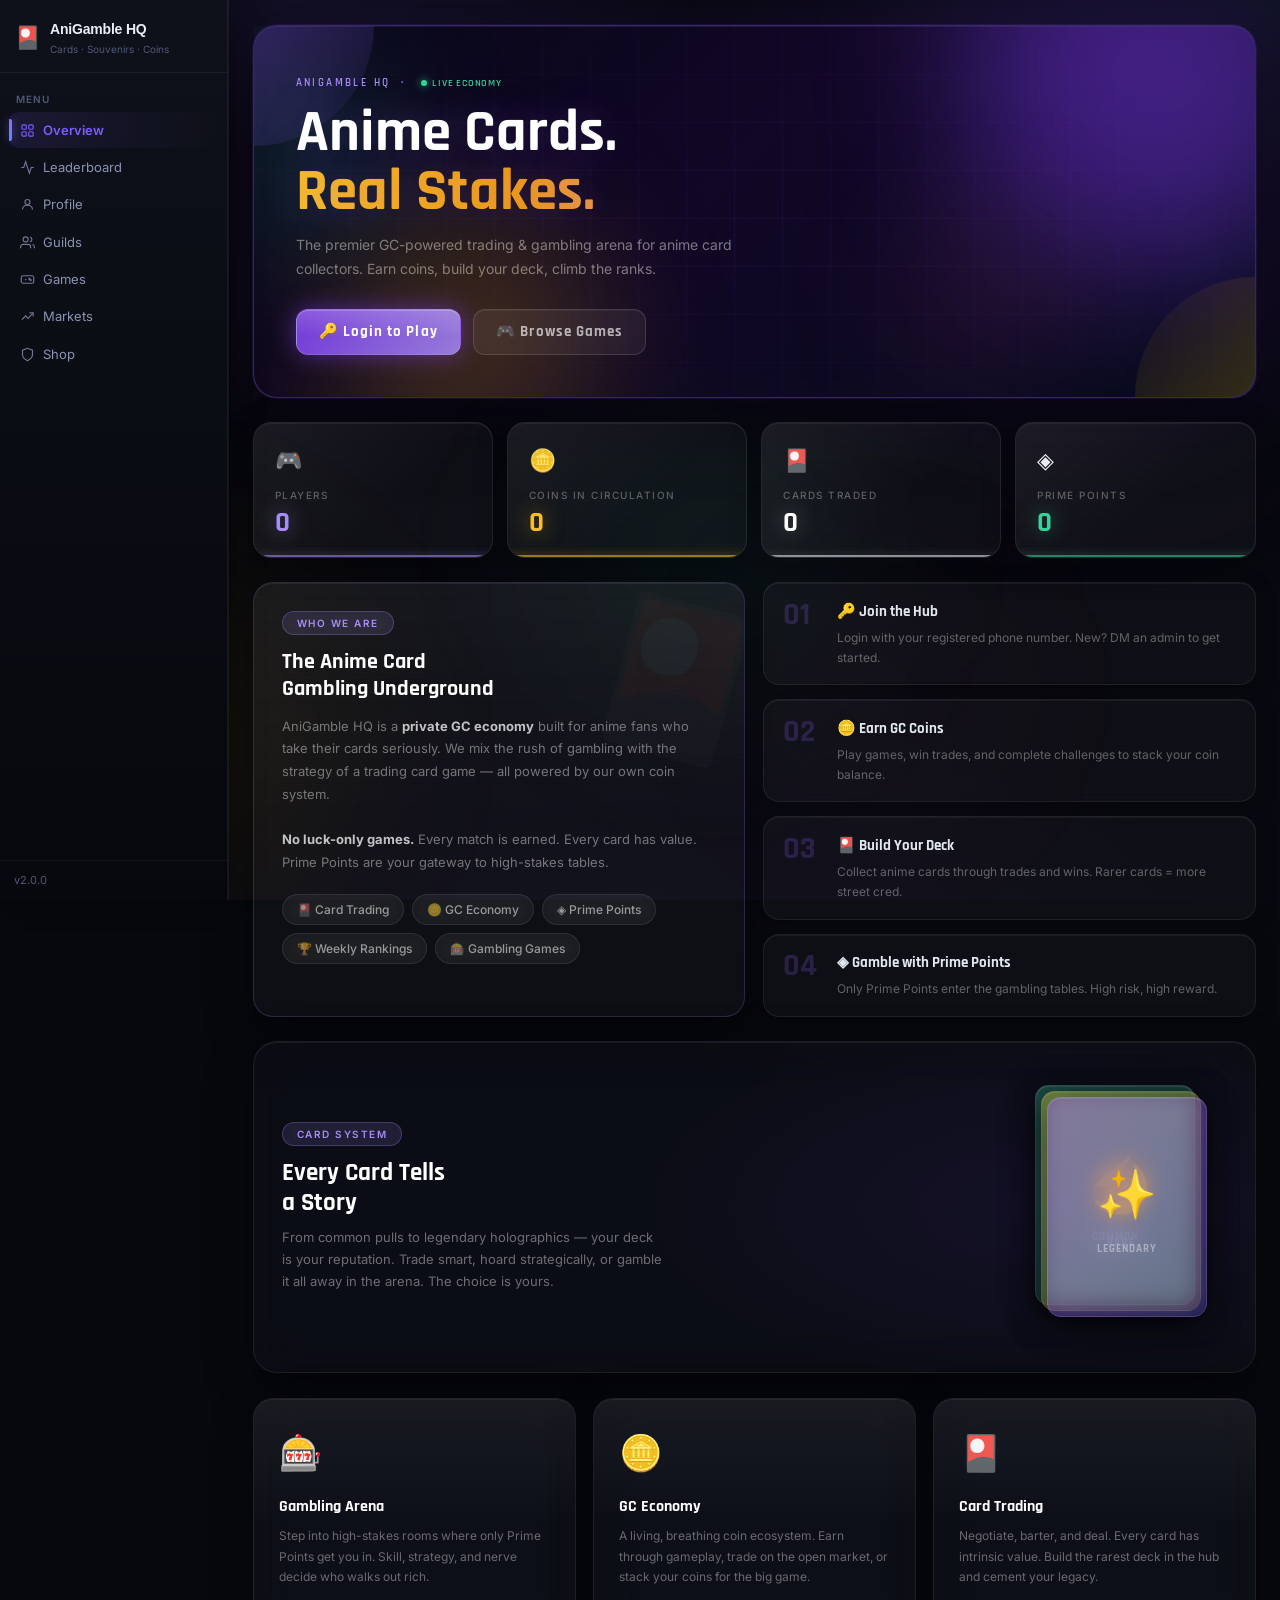
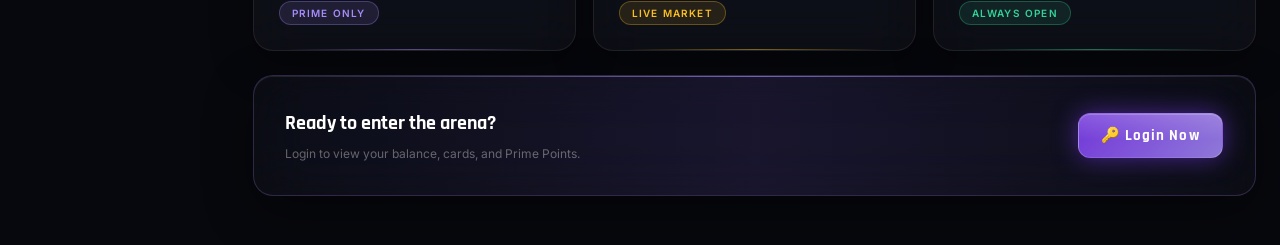
<file: index.html>
<!DOCTYPE html>
<html lang="en">
<head>
  <meta charset="UTF-8" />
  <meta name="viewport" content="width=device-width, initial-scale=1.0" />
  <title>AniGamble HQ — Overview</title>
  <link rel="stylesheet" href="css/style.css" />
  <link rel="stylesheet" href="css/dashboard.css" />
  <link rel="stylesheet" href="css/animations.css" />
  <link rel="stylesheet" href="css/premium.css">
  <link href="https://fonts.googleapis.com/css2?family=Rajdhani:wght@500;600;700&family=Inter:wght@400;500&display=swap" rel="stylesheet" />
  <style>
    /* ── BASE ── */
    *, *::before, *::after { box-sizing: border-box; }
    body { overflow-x: hidden; }

    /* ── SCANLINE TEXTURE ── */
    .main::before {
      content: '';
      position: fixed;
      inset: 0;
      background: repeating-linear-gradient(
        0deg, transparent, transparent 3px,
        rgba(139,92,246,0.018) 3px, rgba(139,92,246,0.018) 4px
      );
      pointer-events: none;
      z-index: 0;
    }
    .main > * { position: relative; z-index: 1; }

    /* ── NEBULA BACKGROUND ── */
    #bg-nebula {
      position: fixed;
      inset: 0;
      pointer-events: none;
      z-index: 0;
      overflow: hidden;
    }
    .nebula-blob {
      position: absolute;
      border-radius: 50%;
      filter: blur(90px);
      animation: nebulaBreath ease-in-out infinite alternate;
      will-change: transform, opacity;
    }
    .nb-1 { width: 700px; height: 700px; background: radial-gradient(circle, rgba(124,58,237,0.18) 0%, transparent 70%); top: -200px; right: -150px; animation-duration: 12s; }
    .nb-2 { width: 500px; height: 500px; background: radial-gradient(circle, rgba(234,179,8,0.12) 0%, transparent 70%); bottom: -100px; left: -100px; animation-duration: 15s; animation-delay: -5s; }
    .nb-3 { width: 400px; height: 400px; background: radial-gradient(circle, rgba(52,211,153,0.1) 0%, transparent 70%); top: 40%; left: 40%; animation-duration: 18s; animation-delay: -8s; }
    .nb-4 { width: 300px; height: 300px; background: radial-gradient(circle, rgba(236,72,153,0.08) 0%, transparent 70%); top: 60%; right: 20%; animation-duration: 10s; animation-delay: -3s; }
    @keyframes nebulaBreath {
      from { transform: scale(1) translate(0, 0); opacity: 0.7; }
      to   { transform: scale(1.15) translate(15px, -20px); opacity: 1; }
    }

    /* ── FLOATING PARTICLES ── */
    #particles {
      position: fixed;
      inset: 0;
      pointer-events: none;
      z-index: 0;
      overflow: hidden;
    }
    .particle {
      position: absolute;
      border-radius: 50%;
      animation: floatUp linear infinite;
      opacity: 0;
    }
    @keyframes floatUp {
      0%   { transform: translateY(100vh) scale(0) rotate(0deg); opacity: 0; }
      10%  { opacity: 1; }
      90%  { opacity: 0.7; }
      100% { transform: translateY(-10vh) scale(1.3) rotate(360deg); opacity: 0; }
    }

    /* ── HERO ── */
    .ov-hero {
      position: relative;
      border-radius: 24px;
      overflow: hidden;
      padding: 3.5rem 3rem 3rem;
      margin-bottom: 1.75rem;
      background: linear-gradient(135deg, rgba(8,6,24,0.85) 0%, rgba(19,8,40,0.9) 45%, rgba(7,13,28,0.85) 100%);
      backdrop-filter: blur(24px) saturate(180%);
      -webkit-backdrop-filter: blur(24px) saturate(180%);
      border: 1px solid rgba(139,92,246,0.35);
      box-shadow:
        0 0 0 1px rgba(139,92,246,0.1),
        0 24px 64px rgba(0,0,0,0.6),
        inset 0 1px 0 rgba(255,255,255,0.07),
        0 0 80px rgba(124,58,237,0.15);
      min-height: 300px;
      display: flex;
      flex-direction: column;
      justify-content: flex-end;
    }

    /* Animated orbs */
    .hero-orb {
      position: absolute;
      border-radius: 50%;
      filter: blur(70px);
      animation: orbFloat ease-in-out infinite;
      pointer-events: none;
      will-change: transform;
    }
    .hero-orb-1 { width: 380px; height: 380px; background: rgba(124,58,237,0.45); top: -140px; right: -90px; animation-duration: 7s; }
    .hero-orb-2 { width: 260px; height: 260px; background: rgba(234,179,8,0.22); bottom: -70px; left: 80px; animation-duration: 9s; animation-delay: -3s; }
    .hero-orb-3 { width: 180px; height: 180px; background: rgba(52,211,153,0.18); top: 30px; left: -50px; animation-duration: 11s; animation-delay: -6s; }
    .hero-orb-4 { width: 140px; height: 140px; background: rgba(236,72,153,0.15); bottom: 30px; right: 200px; animation-duration: 13s; animation-delay: -9s; }
    @keyframes orbFloat {
      0%,100% { transform: translate(0,0) scale(1); }
      33%     { transform: translate(22px,-18px) scale(1.08); }
      66%     { transform: translate(-12px,12px) scale(0.94); }
    }

    /* Glowing grid */
    .hero-grid {
      position: absolute;
      inset: 0;
      background-image:
        linear-gradient(rgba(139,92,246,0.07) 1px, transparent 1px),
        linear-gradient(90deg, rgba(139,92,246,0.07) 1px, transparent 1px);
      background-size: 48px 48px;
      mask-image: radial-gradient(ellipse 80% 80% at 50% 50%, black 0%, transparent 100%);
      animation: gridPulse 6s ease-in-out infinite alternate;
    }
    @keyframes gridPulse {
      from { opacity: 0.5; }
      to   { opacity: 1; }
    }

    /* Corner glow accents */
    .hero-corner-tl, .hero-corner-br {
      position: absolute;
      width: 120px; height: 120px;
      pointer-events: none;
    }
    .hero-corner-tl {
      top: 0; left: 0;
      background: linear-gradient(135deg, rgba(139,92,246,0.3), transparent);
      border-radius: 0 0 100% 0;
    }
    .hero-corner-br {
      bottom: 0; right: 0;
      background: linear-gradient(315deg, rgba(234,179,8,0.2), transparent);
      border-radius: 100% 0 0 0;
    }

    .hero-eyebrow {
      font-family: 'Rajdhani', sans-serif;
      font-size: 11px; font-weight: 600; letter-spacing: 0.22em; text-transform: uppercase;
      color: #a78bfa; margin-bottom: 0.85rem;
      display: flex; align-items: center; gap: 10px;
      position: relative;
    }
    .live-dot {
      display: inline-flex; align-items: center; gap: 5px;
      font-size: 10px; color: #34d399; font-weight: 600; letter-spacing: 0.08em;
    }
    .live-dot::before {
      content: '';
      width: 6px; height: 6px; border-radius: 50%; background: #34d399;
      animation: pulseDot 2s infinite;
      box-shadow: 0 0 8px #34d399;
    }
    @keyframes pulseDot {
      0%,100% { opacity:1; transform:scale(1); box-shadow: 0 0 10px #34d399; }
      50%      { opacity:0.4; transform:scale(0.6); box-shadow: 0 0 3px #34d399; }
    }

    .hero-title {
      font-family: 'Rajdhani', sans-serif;
      font-size: clamp(2.6rem, 5.5vw, 4.2rem);
      font-weight: 700; line-height: 1.0;
      color: #fff; margin-bottom: 0.85rem;
      position: relative;
      text-shadow: 0 0 40px rgba(139,92,246,0.3);
    }
    .hero-title .grad {
      background: linear-gradient(90deg, #fbbf24 0%, #f59e0b 25%, #c084fc 60%, #818cf8 100%);
      -webkit-background-clip: text; -webkit-text-fill-color: transparent;
      background-clip: text; background-size: 300%;
      animation: shimmer 5s ease infinite;
    }
    @keyframes shimmer {
      0%   { background-position: 0% 50%; }
      50%  { background-position: 100% 50%; }
      100% { background-position: 0% 50%; }
    }

    .hero-desc {
      font-size: 14px; color: rgba(255,255,255,0.45);
      max-width: 500px; line-height: 1.7; margin-bottom: 2rem;
    }

    .hero-actions { display: flex; gap: 0.85rem; flex-wrap: wrap; }

    /* ── GLASS BUTTON ── */
    .btn-primary {
      display: inline-flex; align-items: center; gap: 7px;
      padding: 0.7rem 1.6rem; border-radius: 12px;
      background: linear-gradient(135deg, rgba(124,58,237,0.9), rgba(167,139,250,0.85));
      backdrop-filter: blur(12px);
      color: #fff; font-family: 'Rajdhani', sans-serif; font-weight: 700; font-size: 15px;
      letter-spacing: 0.07em; text-decoration: none; border: none; cursor: pointer;
      border: 1px solid rgba(255,255,255,0.18);
      box-shadow: 0 0 24px rgba(124,58,237,0.55), inset 0 1px 0 rgba(255,255,255,0.2);
      transition: all 0.25s;
      position: relative; overflow: hidden;
    }
    .btn-primary::before {
      content: '';
      position: absolute; top: 0; left: -100%; width: 100%; height: 100%;
      background: linear-gradient(90deg, transparent, rgba(255,255,255,0.18), transparent);
      transition: left 0.4s;
    }
    .btn-primary:hover { transform: translateY(-2px); box-shadow: 0 0 40px rgba(124,58,237,0.8), inset 0 1px 0 rgba(255,255,255,0.25); }
    .btn-primary:hover::before { left: 100%; }

    .btn-ghost {
      display: inline-flex; align-items: center; gap: 7px;
      padding: 0.7rem 1.6rem; border-radius: 12px;
      background: rgba(255,255,255,0.05);
      backdrop-filter: blur(12px);
      color: rgba(255,255,255,0.65);
      font-family: 'Rajdhani', sans-serif; font-weight: 700; font-size: 15px;
      letter-spacing: 0.07em; text-decoration: none;
      border: 1px solid rgba(255,255,255,0.13);
      box-shadow: inset 0 1px 0 rgba(255,255,255,0.06);
      transition: all 0.25s;
    }
    .btn-ghost:hover {
      background: rgba(139,92,246,0.12);
      border-color: rgba(139,92,246,0.45);
      color: #c4b5fd;
      transform: translateY(-2px);
    }

    /* ── STAT RIBBON — GLASS CARDS ── */
    .stat-ribbon {
      display: grid; grid-template-columns: repeat(4, 1fr);
      gap: 1rem; margin-bottom: 1.75rem;
    }
    .stat-cell {
      background: rgba(255,255,255,0.035);
      backdrop-filter: blur(20px) saturate(160%);
      -webkit-backdrop-filter: blur(20px) saturate(160%);
      border: 1px solid rgba(255,255,255,0.09);
      border-radius: 18px;
      padding: 1.4rem 1.5rem;
      display: flex; flex-direction: column; gap: 6px;
      position: relative; overflow: hidden;
      transition: transform 0.25s, box-shadow 0.25s, border-color 0.25s;
      box-shadow: 0 8px 32px rgba(0,0,0,0.3), inset 0 1px 0 rgba(255,255,255,0.06);
    }
    /* Inner shimmer band */
    .stat-cell::before {
      content: '';
      position: absolute; inset: 0;
      background: linear-gradient(135deg, rgba(255,255,255,0.05) 0%, transparent 60%);
      border-radius: inherit;
      pointer-events: none;
    }
    /* Bottom accent bar */
    .stat-cell::after {
      content: '';
      position: absolute; bottom: 0; left: 0; right: 0; height: 2px;
      border-radius: 0 0 18px 18px;
      opacity: 0.6;
      transition: opacity 0.25s, height 0.25s;
    }
    .stat-cell.gold   { --accent: #fbbf24; }
    .stat-cell.purple { --accent: #a78bfa; }
    .stat-cell.green  { --accent: #34d399; }
    .stat-cell.white  { --accent: #e2e8f0; }
    .stat-cell.gold::after   { background: #fbbf24; box-shadow: 0 0 10px #fbbf24; }
    .stat-cell.purple::after { background: #a78bfa; box-shadow: 0 0 10px #a78bfa; }
    .stat-cell.green::after  { background: #34d399; box-shadow: 0 0 10px #34d399; }
    .stat-cell.white::after  { background: #e2e8f0; box-shadow: 0 0 10px rgba(226,232,240,0.5); }
    .stat-cell:hover { transform: translateY(-4px); border-color: rgba(var(--accent, 255,255,255), 0.3); }
    .stat-cell:hover::after { opacity: 1; height: 3px; }

    .stat-cell-icon { font-size: 22px; margin-bottom: 3px; }
    .stat-cell-label {
      font-size: 10px; letter-spacing: 0.15em; text-transform: uppercase;
      color: rgba(255,255,255,0.32); font-weight: 500;
    }
    .stat-cell-value {
      font-family: 'Rajdhani', sans-serif;
      font-size: 2rem; font-weight: 700; line-height: 1;
      animation: countIn 0.7s cubic-bezier(0.34,1.56,0.64,1) forwards;
    }
    @keyframes countIn {
      from { opacity:0; transform: translateY(12px) scale(0.9); }
      to   { opacity:1; transform: translateY(0) scale(1); }
    }
    .val-gold   { color: #fbbf24; text-shadow: 0 0 20px rgba(251,191,36,0.5); }
    .val-purple { color: #a78bfa; text-shadow: 0 0 20px rgba(167,139,250,0.5); }
    .val-white  { color: #fff;    text-shadow: 0 0 20px rgba(255,255,255,0.3); }
    .val-green  { color: #34d399; text-shadow: 0 0 20px rgba(52,211,153,0.5); }

    /* ── ABOUT / FEATURE SECTION ── */
    .about-section {
      margin-bottom: 1.75rem;
      display: grid; grid-template-columns: 1fr 1fr; gap: 1.25rem;
    }

    /* Glass identity card */
    .identity-card {
      background: rgba(255,255,255,0.03);
      backdrop-filter: blur(24px) saturate(180%);
      -webkit-backdrop-filter: blur(24px) saturate(180%);
      border: 1px solid rgba(167,139,250,0.2);
      border-radius: 20px;
      padding: 2rem;
      position: relative; overflow: hidden;
      box-shadow: 0 16px 48px rgba(0,0,0,0.4), inset 0 1px 0 rgba(255,255,255,0.07);
      transition: border-color 0.3s, box-shadow 0.3s;
    }
    .identity-card:hover {
      border-color: rgba(167,139,250,0.4);
      box-shadow: 0 20px 60px rgba(0,0,0,0.5), 0 0 40px rgba(139,92,246,0.1), inset 0 1px 0 rgba(255,255,255,0.1);
    }
    .identity-card::before {
      content: '🎴';
      position: absolute; font-size: 140px;
      right: -20px; top: -20px;
      opacity: 0.05; transform: rotate(15deg);
      pointer-events: none;
      animation: cardFloat 6s ease-in-out infinite alternate;
    }
    @keyframes cardFloat {
      from { transform: rotate(12deg) translateY(0); }
      to   { transform: rotate(18deg) translateY(-8px); }
    }
    /* Inner glass highlight */
    .identity-card::after {
      content: '';
      position: absolute; top: 0; left: 0; right: 0; height: 60%;
      background: linear-gradient(180deg, rgba(255,255,255,0.04) 0%, transparent 100%);
      border-radius: 20px 20px 0 0;
      pointer-events: none;
    }
    .identity-tag {
      display: inline-block;
      background: rgba(167,139,250,0.12);
      backdrop-filter: blur(8px);
      border: 1px solid rgba(167,139,250,0.28);
      border-radius: 20px; padding: 3px 14px;
      font-size: 10px; letter-spacing: 0.15em; text-transform: uppercase;
      color: #a78bfa; font-weight: 600; margin-bottom: 1rem;
    }
    .identity-heading {
      font-family: 'Rajdhani', sans-serif;
      font-size: 1.6rem; font-weight: 700; color: #fff; line-height: 1.2;
      margin-bottom: 0.85rem;
    }
    .identity-body { font-size: 13px; color: rgba(255,255,255,0.42); line-height: 1.75; }
    .identity-body strong { color: rgba(255,255,255,0.75); }

    .feature-pills { display: flex; flex-wrap: wrap; gap: 8px; margin-top: 1.4rem; }
    .pill {
      display: inline-flex; align-items: center; gap: 5px;
      background: rgba(255,255,255,0.04);
      backdrop-filter: blur(8px);
      border: 1px solid rgba(255,255,255,0.09);
      border-radius: 20px; padding: 5px 14px;
      font-size: 12px; color: rgba(255,255,255,0.55); font-weight: 500;
      transition: all 0.2s; cursor: default;
    }
    .pill:hover {
      background: rgba(139,92,246,0.12);
      border-color: rgba(139,92,246,0.3);
      color: #c4b5fd; transform: translateY(-2px);
    }

    /* How it works — glass cards */
    .how-col { display: flex; flex-direction: column; gap: 1rem; }
    .how-card {
      background: rgba(255,255,255,0.03);
      backdrop-filter: blur(20px) saturate(160%);
      -webkit-backdrop-filter: blur(20px) saturate(160%);
      border: 1px solid rgba(255,255,255,0.07);
      border-radius: 16px; padding: 1.2rem 1.4rem;
      display: flex; align-items: flex-start; gap: 16px;
      position: relative; overflow: hidden;
      transition: border-color 0.25s, transform 0.25s, box-shadow 0.25s;
      animation: slideInRight 0.55s cubic-bezier(0.34,1.56,0.64,1) forwards;
      opacity: 0;
      box-shadow: 0 4px 20px rgba(0,0,0,0.25), inset 0 1px 0 rgba(255,255,255,0.05);
    }
    .how-card:nth-child(1) { animation-delay: 0.1s; }
    .how-card:nth-child(2) { animation-delay: 0.22s; }
    .how-card:nth-child(3) { animation-delay: 0.34s; }
    .how-card:nth-child(4) { animation-delay: 0.46s; }
    @keyframes slideInRight {
      from { opacity:0; transform: translateX(24px); }
      to   { opacity:1; transform: translateX(0); }
    }
    .how-card:hover {
      border-color: rgba(139,92,246,0.35);
      transform: translateX(-4px);
      box-shadow: 0 8px 32px rgba(0,0,0,0.35), 0 0 20px rgba(139,92,246,0.08), inset 0 1px 0 rgba(255,255,255,0.08);
    }
    /* Hover left accent */
    .how-card::before {
      content: '';
      position: absolute; left: 0; top: 15%; bottom: 15%; width: 2px;
      background: linear-gradient(180deg, transparent, #7c3aed, transparent);
      border-radius: 2px; opacity: 0;
      transition: opacity 0.25s;
    }
    .how-card:hover::before { opacity: 1; }
    .how-num {
      font-family: 'Rajdhani', sans-serif;
      font-size: 2.2rem; font-weight: 700;
      color: rgba(139,92,246,0.22); line-height: 1;
      flex-shrink: 0; width: 38px;
    }
    .how-title {
      font-family: 'Rajdhani', sans-serif;
      font-size: 15px; font-weight: 700; color: #e2e8f0; margin-bottom: 4px;
    }
    .how-desc { font-size: 12px; color: rgba(255,255,255,0.35); line-height: 1.65; }

    /* ── FEATURE SHOWCASE — replaces spotlight/leaderboard ── */
    .showcase-row {
      display: grid; grid-template-columns: repeat(3, 1fr);
      gap: 1.25rem; margin-bottom: 1.75rem;
    }
    .glass-card {
      background: rgba(255,255,255,0.03);
      backdrop-filter: blur(24px) saturate(180%);
      -webkit-backdrop-filter: blur(24px) saturate(180%);
      border: 1px solid rgba(255,255,255,0.08);
      border-radius: 20px;
      padding: 1.75rem;
      position: relative; overflow: hidden;
      box-shadow: 0 12px 40px rgba(0,0,0,0.35), inset 0 1px 0 rgba(255,255,255,0.06);
      transition: transform 0.3s cubic-bezier(0.34,1.56,0.64,1), box-shadow 0.3s, border-color 0.3s;
      animation: fadeInUp 0.6s cubic-bezier(0.34,1.56,0.64,1) forwards;
      opacity: 0;
    }
    .glass-card:nth-child(1) { animation-delay: 0.1s; --card-accent: #a78bfa; }
    .glass-card:nth-child(2) { animation-delay: 0.22s; --card-accent: #fbbf24; }
    .glass-card:nth-child(3) { animation-delay: 0.34s; --card-accent: #34d399; }
    @keyframes fadeInUp {
      from { opacity: 0; transform: translateY(20px) scale(0.97); }
      to   { opacity: 1; transform: translateY(0) scale(1); }
    }
    .glass-card:hover {
      transform: translateY(-6px) scale(1.01);
      border-color: rgba(255,255,255,0.15);
      box-shadow: 0 20px 60px rgba(0,0,0,0.5), 0 0 40px rgba(139,92,246,0.1), inset 0 1px 0 rgba(255,255,255,0.1);
    }
    /* Top shine */
    .glass-card::before {
      content: '';
      position: absolute; top: 0; left: 0; right: 0; height: 50%;
      background: linear-gradient(180deg, rgba(255,255,255,0.05) 0%, transparent 100%);
      border-radius: 20px 20px 0 0; pointer-events: none;
    }
    /* Accent bottom line */
    .glass-card::after {
      content: '';
      position: absolute; bottom: 0; left: 10%; right: 10%; height: 1px;
      background: linear-gradient(90deg, transparent, var(--card-accent, #a78bfa), transparent);
      opacity: 0.5;
    }
    .gc-icon {
      font-size: 2.5rem; margin-bottom: 1rem;
      display: block;
      animation: iconBounce 3s ease-in-out infinite;
    }
    .glass-card:nth-child(2) .gc-icon { animation-delay: -1s; }
    .glass-card:nth-child(3) .gc-icon { animation-delay: -2s; }
    @keyframes iconBounce {
      0%,100% { transform: translateY(0) rotate(0deg); }
      30%     { transform: translateY(-6px) rotate(-3deg); }
      60%     { transform: translateY(-3px) rotate(2deg); }
    }
    .gc-title {
      font-family: 'Rajdhani', sans-serif; font-size: 1.15rem; font-weight: 700;
      color: #fff; margin-bottom: 0.5rem;
    }
    .gc-desc { font-size: 12px; color: rgba(255,255,255,0.38); line-height: 1.7; }
    .gc-badge {
      display: inline-block; margin-top: 1rem;
      padding: 3px 12px; border-radius: 20px; font-size: 10px;
      letter-spacing: 0.12em; text-transform: uppercase; font-weight: 600;
    }
    .badge-purple { background: rgba(167,139,250,0.12); border: 1px solid rgba(167,139,250,0.3); color: #a78bfa; }
    .badge-gold   { background: rgba(251,191,36,0.1);  border: 1px solid rgba(251,191,36,0.3);  color: #fbbf24; }
    .badge-green  { background: rgba(52,211,153,0.1);  border: 1px solid rgba(52,211,153,0.3);  color: #34d399; }

    /* ── FLOATING CARD STACK ── */
    .card-showcase {
      margin-bottom: 1.75rem;
      background: rgba(255,255,255,0.025);
      backdrop-filter: blur(24px) saturate(180%);
      -webkit-backdrop-filter: blur(24px) saturate(180%);
      border: 1px solid rgba(255,255,255,0.07);
      border-radius: 24px;
      padding: 2.5rem 2rem;
      position: relative; overflow: hidden;
      box-shadow: 0 16px 48px rgba(0,0,0,0.4), inset 0 1px 0 rgba(255,255,255,0.06);
      display: flex; align-items: center; justify-content: space-between; gap: 2rem;
    }
    .card-showcase::before {
      content: '';
      position: absolute; inset: 0;
      background: radial-gradient(ellipse 60% 80% at 80% 50%, rgba(124,58,237,0.08) 0%, transparent 70%);
      pointer-events: none;
    }
    .card-showcase-text { flex: 1; position: relative; }
    .card-showcase-text .identity-tag { margin-bottom: 0.85rem; }
    .card-showcase-heading {
      font-family: 'Rajdhani', sans-serif; font-size: 1.75rem; font-weight: 700;
      color: #fff; margin-bottom: 0.65rem; line-height: 1.2;
    }
    .card-showcase-body { font-size: 13px; color: rgba(255,255,255,0.4); line-height: 1.7; max-width: 380px; }

    /* Animated card stack */
    .card-stack {
      position: relative; width: 200px; height: 260px;
      flex-shrink: 0; perspective: 800px;
    }
    .anime-card {
      position: absolute; width: 160px; height: 220px;
      border-radius: 14px;
      border: 1px solid rgba(255,255,255,0.12);
      display: flex; flex-direction: column; align-items: center; justify-content: center;
      font-size: 48px;
      backdrop-filter: blur(10px);
      -webkit-backdrop-filter: blur(10px);
      box-shadow: 0 8px 32px rgba(0,0,0,0.5), inset 0 1px 0 rgba(255,255,255,0.1);
      will-change: transform;
    }
    .anime-card-label {
      font-family: 'Rajdhani', sans-serif; font-size: 11px; font-weight: 700;
      letter-spacing: 0.1em; text-transform: uppercase;
      color: rgba(255,255,255,0.4); margin-top: 8px;
    }
    .ac-1 {
      background: linear-gradient(135deg, rgba(124,58,237,0.45), rgba(79,70,229,0.3));
      left: 20px; top: 20px;
      animation: cardFloat1 6s ease-in-out infinite;
      z-index: 3;
    }
    .ac-2 {
      background: linear-gradient(135deg, rgba(234,179,8,0.35), rgba(245,158,11,0.2));
      left: 14px; top: 14px;
      animation: cardFloat2 7s ease-in-out infinite;
      z-index: 2;
    }
    .ac-3 {
      background: linear-gradient(135deg, rgba(52,211,153,0.3), rgba(16,185,129,0.2));
      left: 8px; top: 8px;
      animation: cardFloat3 8s ease-in-out infinite;
      z-index: 1;
    }
    @keyframes cardFloat1 {
      0%,100% { transform: translateY(0) rotateY(0deg) rotateX(3deg); }
      33%     { transform: translateY(-8px) rotateY(6deg) rotateX(0deg); }
      66%     { transform: translateY(4px) rotateY(-4deg) rotateX(5deg); }
    }
    @keyframes cardFloat2 {
      0%,100% { transform: translateY(0) rotateY(-5deg) rotateX(2deg) rotate(-2deg); }
      50%     { transform: translateY(-4px) rotateY(2deg) rotateX(6deg) rotate(1deg); }
    }
    @keyframes cardFloat3 {
      0%,100% { transform: translateY(0) rotateY(-8deg) rotateX(4deg) rotate(-5deg); }
      50%     { transform: translateY(6px) rotateY(-2deg) rotateX(1deg) rotate(-3deg); }
    }

    /* ── CTA BANNER ── */
    .cta-banner {
      background: rgba(255,255,255,0.025);
      backdrop-filter: blur(28px) saturate(200%);
      -webkit-backdrop-filter: blur(28px) saturate(200%);
      border: 1px solid rgba(167,139,250,0.22);
      border-radius: 20px; padding: 2.25rem 2.25rem;
      display: flex; align-items: center; justify-content: space-between; gap: 1.25rem;
      position: relative; overflow: hidden; margin-bottom: 1.75rem;
      box-shadow: 0 16px 48px rgba(0,0,0,0.4), inset 0 1px 0 rgba(255,255,255,0.07);
    }
    /* Sweeping glow */
    .cta-banner::before {
      content: '';
      position: absolute; inset: 0;
      background: linear-gradient(90deg, transparent 0%, rgba(139,92,246,0.1) 50%, transparent 100%);
      animation: sweepGlow 4.5s ease-in-out infinite;
    }
    /* Top shine */
    .cta-banner::after {
      content: '';
      position: absolute; top: 0; left: 0; right: 0; height: 1px;
      background: linear-gradient(90deg, transparent, rgba(167,139,250,0.6), transparent);
    }
    @keyframes sweepGlow {
      0%   { transform: translateX(-100%); }
      100% { transform: translateX(100%); }
    }
    .cta-text { position: relative; }
    .cta-heading {
      font-family: 'Rajdhani', sans-serif; font-size: 1.4rem; font-weight: 700;
      color: #fff; margin-bottom: 5px;
    }
    .cta-sub { font-size: 12px; color: rgba(255,255,255,0.36); }

    /* ── FADE IN BASE ── */
    .fade-in {
      animation: fadeIn 0.6s ease forwards;
      opacity: 0;
    }
    @keyframes fadeIn {
      to { opacity: 1; }
    }

    /* ── MEDIA ── */
    @media (max-width: 700px) {
      .stat-ribbon     { grid-template-columns: 1fr 1fr; }
      .about-section   { grid-template-columns: 1fr; }
      .showcase-row    { grid-template-columns: 1fr; }
      .cta-banner      { flex-direction: column; text-align: center; }
      .card-showcase   { flex-direction: column; }
      .card-stack      { width: 160px; height: 220px; }
    }
    @media (max-width: 500px) {
      .stat-ribbon { grid-template-columns: 1fr 1fr; }
      .showcase-row { grid-template-columns: 1fr; }
    }

    @media (prefers-reduced-motion: reduce) {
      *, *::before, *::after {
        animation-duration: 0.01ms !important;
        transition-duration: 0.01ms !important;
      }
    }
  </style>
</head>
<body>

<!-- Nebula background -->
<div id="bg-nebula">
  <div class="nebula-blob nb-1"></div>
  <div class="nebula-blob nb-2"></div>
  <div class="nebula-blob nb-3"></div>
  <div class="nebula-blob nb-4"></div>
</div>

<!-- Floating particles -->
<div id="particles"></div>

<div class="layout">
  <aside class="sidebar" id="sidebar"></aside>
  <main class="main">

    <!-- ── HERO ── -->
    <div class="ov-hero fade-in">
      <div class="hero-grid"></div>
      <div class="hero-orb hero-orb-1"></div>
      <div class="hero-orb hero-orb-2"></div>
      <div class="hero-orb hero-orb-3"></div>
      <div class="hero-orb hero-orb-4"></div>
      <div class="hero-corner-tl"></div>
      <div class="hero-corner-br"></div>
      <div class="hero-eyebrow">
        AniGamble HQ &nbsp;·&nbsp; <span class="live-dot">Live Economy</span>
      </div>
      <div class="hero-title">
        Anime Cards.<br><span class="grad">Real Stakes.</span>
      </div>
      <div class="hero-desc">
        The premier GC-powered trading &amp; gambling arena for anime card collectors.
        Earn coins, build your deck, climb the ranks.
      </div>
      <div class="hero-actions">
        <a href="member-login.html" class="btn-primary">🔑 Login to Play</a>
        <a href="games.html" class="btn-ghost">🎮 Browse Games</a>
      </div>
    </div>

    <!-- ── STAT RIBBON ── -->
    <div class="stat-ribbon fade-in" id="stats">
      <div class="stat-cell purple">
        <div class="stat-cell-icon">🎮</div>
        <div class="stat-cell-label">Players</div>
        <div class="stat-cell-value val-purple" id="s-players">—</div>
      </div>
      <div class="stat-cell gold">
        <div class="stat-cell-icon">🪙</div>
        <div class="stat-cell-label">Coins in Circulation</div>
        <div class="stat-cell-value val-gold" id="s-coins">—</div>
      </div>
      <div class="stat-cell white">
        <div class="stat-cell-icon">🎴</div>
        <div class="stat-cell-label">Cards Traded</div>
        <div class="stat-cell-value val-white" id="s-cards">—</div>
      </div>
      <div class="stat-cell green">
        <div class="stat-cell-icon">◈</div>
        <div class="stat-cell-label">Prime Points</div>
        <div class="stat-cell-value val-green" id="s-souv">—</div>
      </div>
    </div>

    <!-- ── ABOUT + HOW IT WORKS ── -->
    <div class="about-section fade-in">

      <div class="identity-card">
        <div class="identity-tag">Who We Are</div>
        <div class="identity-heading">The Anime Card<br>Gambling Underground</div>
        <div class="identity-body">
          AniGamble HQ is a <strong>private GC economy</strong> built for anime fans who take their cards seriously.
          We mix the rush of gambling with the strategy of a trading card game — all powered by our own coin system.<br><br>
          <strong>No luck-only games.</strong> Every match is earned. Every card has value.
          Prime Points are your gateway to high-stakes tables.
        </div>
        <div class="feature-pills">
          <span class="pill">🎴 Card Trading</span>
          <span class="pill">🪙 GC Economy</span>
          <span class="pill">◈ Prime Points</span>
          <span class="pill">🏆 Weekly Rankings</span>
          <span class="pill">🎰 Gambling Games</span>
        </div>
      </div>

      <div class="how-col">
        <div class="how-card">
          <span class="how-num">01</span>
          <div>
            <div class="how-title">🔑 Join the Hub</div>
            <div class="how-desc">Login with your registered phone number. New? DM an admin to get started.</div>
          </div>
        </div>
        <div class="how-card">
          <span class="how-num">02</span>
          <div>
            <div class="how-title">🪙 Earn GC Coins</div>
            <div class="how-desc">Play games, win trades, and complete challenges to stack your coin balance.</div>
          </div>
        </div>
        <div class="how-card">
          <span class="how-num">03</span>
          <div>
            <div class="how-title">🎴 Build Your Deck</div>
            <div class="how-desc">Collect anime cards through trades and wins. Rarer cards = more street cred.</div>
          </div>
        </div>
        <div class="how-card">
          <span class="how-num">04</span>
          <div>
            <div class="how-title">◈ Gamble with Prime Points</div>
            <div class="how-desc">Only Prime Points enter the gambling tables. High risk, high reward.</div>
          </div>
        </div>
      </div>
    </div>

    <!-- ── GLASS CARD SHOWCASE ── -->
    <div class="card-showcase fade-in">
      <div class="card-showcase-text">
        <div class="identity-tag">Card System</div>
        <div class="card-showcase-heading">Every Card Tells<br>a Story</div>
        <div class="card-showcase-body">
          From common pulls to legendary holographics — your deck is your reputation.
          Trade smart, hoard strategically, or gamble it all away in the arena.
          The choice is yours.
        </div>
      </div>
      <div class="card-stack">
        <div class="anime-card ac-3">
          ⚡
          <div class="anime-card-label">Common</div>
        </div>
        <div class="anime-card ac-2">
          🌙
          <div class="anime-card-label">Rare</div>
        </div>
        <div class="anime-card ac-1">
          ✨
          <div class="anime-card-label">Legendary</div>
        </div>
      </div>
    </div>

    <!-- ── FEATURE GLASS CARDS ── -->
    <div class="showcase-row">
      <div class="glass-card">
        <span class="gc-icon">🎰</span>
        <div class="gc-title">Gambling Arena</div>
        <div class="gc-desc">Step into high-stakes rooms where only Prime Points get you in. Skill, strategy, and nerve decide who walks out rich.</div>
        <div class="gc-badge badge-purple">Prime Only</div>
      </div>
      <div class="glass-card">
        <span class="gc-icon">🪙</span>
        <div class="gc-title">GC Economy</div>
        <div class="gc-desc">A living, breathing coin ecosystem. Earn through gameplay, trade on the open market, or stack your coins for the big game.</div>
        <div class="gc-badge badge-gold">Live Market</div>
      </div>
      <div class="glass-card">
        <span class="gc-icon">🎴</span>
        <div class="gc-title">Card Trading</div>
        <div class="gc-desc">Negotiate, barter, and deal. Every card has intrinsic value. Build the rarest deck in the hub and cement your legacy.</div>
        <div class="gc-badge badge-green">Always Open</div>
      </div>
    </div>

    <!-- ── CTA BANNER ── -->
    <div class="cta-banner fade-in">
      <div class="cta-text">
        <div class="cta-heading">Ready to enter the arena?</div>
        <div class="cta-sub">Login to view your balance, cards, and Prime Points.</div>
      </div>
      <a href="member-login.html" class="btn-primary" style="flex-shrink:0;">🔑 Login Now</a>
    </div>

  </main>
</div>

<div class="modal-overlay" id="modal">
  <div class="modal" id="modal-content"></div>
</div>

<script src="data/config.js"></script>
<script src="js/api.js"></script>
<script src="js/app.js"></script>
<script src="js/profile.js"></script>
<script src="js/games.js"></script>
<script>
// ── PARTICLES ──
(function() {
  const container = document.getElementById('particles');
  const configs = [
    { col: 'rgba(167,139,250,', size: [2, 5] },
    { col: 'rgba(251,191,36,',  size: [1.5, 3.5] },
    { col: 'rgba(52,211,153,',  size: [1.5, 4] },
    { col: 'rgba(129,140,248,', size: [2, 4] },
    { col: 'rgba(236,72,153,',  size: [1, 3] },
  ];
  for (let i = 0; i < 40; i++) {
    const p = document.createElement('div');
    p.className = 'particle';
    const cfg  = configs[Math.floor(Math.random() * configs.length)];
    const size = Math.random() * (cfg.size[1] - cfg.size[0]) + cfg.size[0];
    const dur  = Math.random() * 14 + 8;
    const del  = Math.random() * 15;
    const left = Math.random() * 100;
    const alpha = Math.random() * 0.5 + 0.3;
    p.style.cssText = `
      width:${size}px; height:${size}px; left:${left}%;
      background:${cfg.col}${alpha});
      animation-duration:${dur}s; animation-delay:-${del}s;
      box-shadow: 0 0 ${size * 3}px ${cfg.col}0.4);
    `;
    container.appendChild(p);
  }
})();

// ── STATS ──
async function loadStats() {
  try {
    const raw = await API.getAllUsers();
    const users = App.parseUsers(raw);
    const totalCoins = users.reduce((a, u) => a + u.netWorth, 0);
    const totalCards = users.reduce((a, u) => a + u.cards.length, 0);
    const totalSouv  = users.reduce((a, u) => a + (u.primePoints || u.souvenirs?.length || 0), 0);
    document.getElementById('s-players').textContent = users.length;
    document.getElementById('s-coins').textContent   = App.formatCoins(totalCoins);
    document.getElementById('s-cards').textContent   = totalCards;
    document.getElementById('s-souv').textContent    = totalSouv;
  } catch(e) { /* silently ignore if API not available */ }
}

document.addEventListener('DOMContentLoaded', () => {
  if (typeof renderSidebar === 'function') renderSidebar('index');
  loadStats();
});
</script>
</body>
</html>
</file>
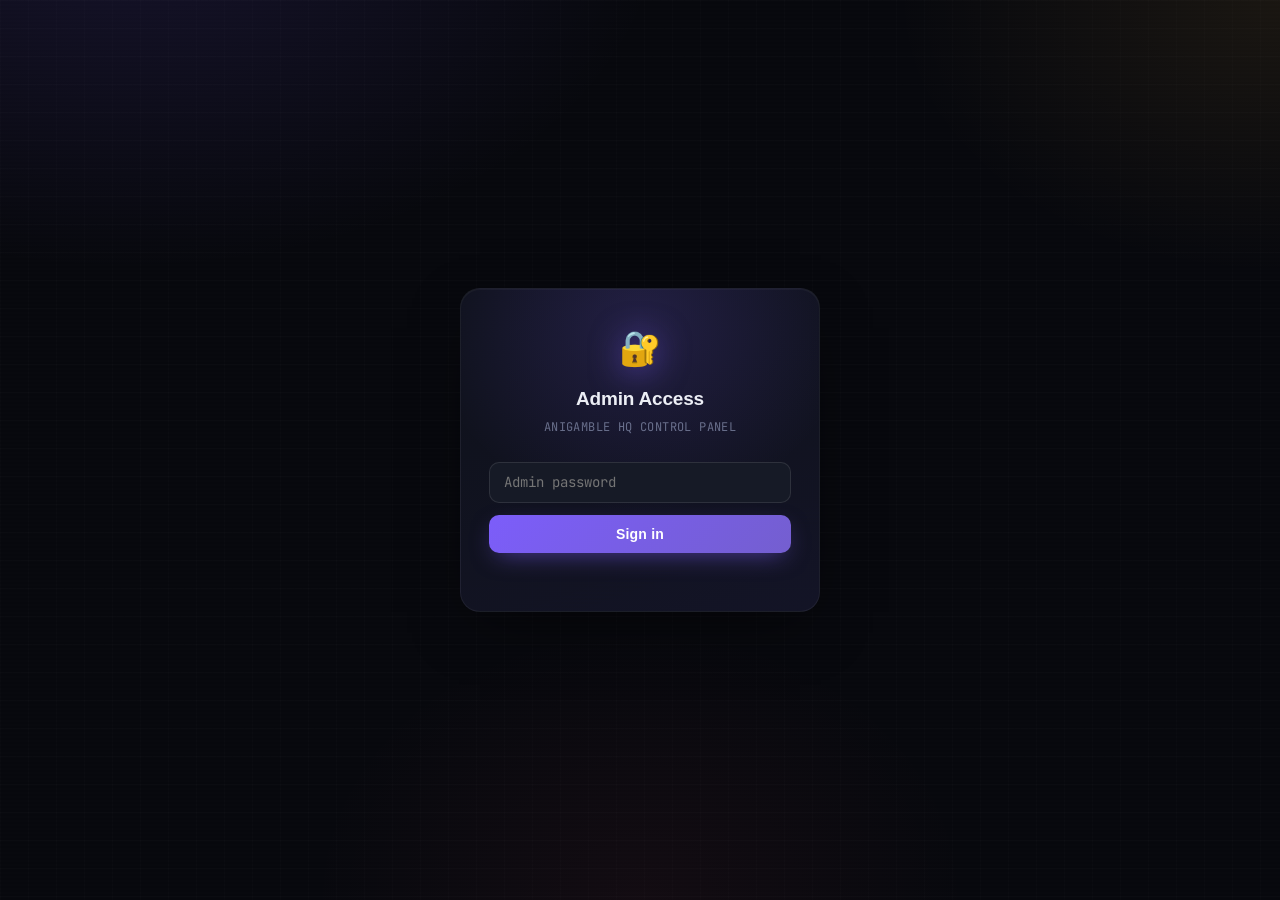
<file: admin.html>
<!DOCTYPE html>
<html lang="en">
<head>
<meta charset="UTF-8"/>
<meta name="viewport" content="width=device-width,initial-scale=1.0"/>
<title>AniGamble HQ — Admin</title>
<link rel="stylesheet" href="css/style.css"/>
<link rel="stylesheet" href="css/animations.css"/>
<link rel="stylesheet" href="css/premium.css">
<style>
  @import url('https://fonts.googleapis.com/css2?family=JetBrains+Mono:wght@400;500;700&display=swap');

  :root {
    --gold: #f5b942;
    --gold-dim: rgba(245,185,66,0.12);
    --deduct: #e84f6b;
    --deduct-dim: rgba(232,79,107,0.12);
    --mono: 'JetBrains Mono', monospace;
  }

  body {
    background:
      radial-gradient(ellipse 900px 600px at 10% -10%, rgba(124,93,250,0.13), transparent 60%),
      radial-gradient(ellipse 700px 500px at 100% 0%, rgba(245,185,66,0.08), transparent 55%),
      radial-gradient(ellipse 600px 500px at 50% 100%, rgba(232,79,107,0.05), transparent 55%),
      var(--bg);
    position: relative;
  }
  body::before {
    content: '';
    position: fixed;
    inset: 0;
    background-image:
      linear-gradient(rgba(255,255,255,0.012) 1px, transparent 1px),
      linear-gradient(90deg, rgba(255,255,255,0.012) 1px, transparent 1px);
    background-size: 28px 28px;
    pointer-events: none;
    z-index: 0;
  }
  body::after {
    content: '';
    position: fixed;
    inset: 0;
    background: repeating-linear-gradient(0deg, transparent, transparent 2px, rgba(255,255,255,0.008) 2px, rgba(255,255,255,0.008) 4px);
    pointer-events: none;
    z-index: 0;
  }
  .admin-login-wrap, .admin-shell { position: relative; z-index: 1; }

  /* ── Login gate ─────────────────────────────────────── */
  .admin-login-wrap {
    min-height: 100vh;
    display: flex;
    align-items: center;
    justify-content: center;
    padding: 1.5rem;
  }
  .admin-login-card {
    width: 100%;
    max-width: 360px;
    background: linear-gradient(160deg, var(--bg-2) 0%, color-mix(in srgb, var(--bg-2) 85%, var(--accent) 6%) 100%);
    border: 1px solid var(--border);
    border-radius: 20px;
    padding: 2.25rem 2rem;
    text-align: center;
    position: relative;
    overflow: hidden;
    box-shadow: 0 20px 60px -20px rgba(0,0,0,0.6), inset 0 1px 0 rgba(255,255,255,0.04);
  }
  .admin-login-card::before {
    content: '';
    position: absolute;
    top: -60%; left: -20%;
    width: 140%; height: 140%;
    background: radial-gradient(ellipse, rgba(124,93,250,0.18), transparent 60%);
    pointer-events: none;
  }
  .admin-login-icon {
    font-size: 34px;
    margin-bottom: 0.6rem;
    position: relative;
    filter: drop-shadow(0 4px 16px rgba(124,93,250,0.5));
  }
  .admin-login-title {
    font-family: var(--font-display);
    font-size: 19px;
    font-weight: 700;
    color: var(--text);
    margin-bottom: 0.3rem;
    position: relative;
    letter-spacing: -0.2px;
  }
  .admin-login-sub {
    font-size: 12px;
    color: var(--text-2);
    margin-bottom: 1.75rem;
    position: relative;
    font-family: var(--mono);
    letter-spacing: 0.4px;
    text-transform: uppercase;
    opacity: 0.7;
  }
  .admin-login-input {
    width: 100%;
    background: var(--bg-3);
    border: 1px solid var(--border-2);
    border-radius: 10px;
    padding: 0.75rem 1rem;
    color: var(--text);
    font-size: 14px;
    margin-bottom: 0.85rem;
    outline: none;
    transition: border-color .2s, box-shadow .2s;
    position: relative;
    font-family: var(--mono);
  }
  .admin-login-input:focus {
    border-color: var(--accent);
    box-shadow: 0 0 0 3px color-mix(in srgb, var(--accent) 20%, transparent);
  }
  .admin-login-btn {
    width: 100%;
    background: linear-gradient(135deg, var(--accent), color-mix(in srgb, var(--accent) 70%, #fff 10%));
    color: #fff;
    border: none;
    border-radius: 10px;
    padding: 0.8rem;
    font-size: 14px;
    font-weight: 700;
    font-family: var(--font-body);
    letter-spacing: 0.2px;
    transition: filter .15s, transform .12s;
    position: relative;
    box-shadow: 0 8px 24px -8px color-mix(in srgb, var(--accent) 60%, transparent);
  }
  .admin-login-btn:hover { filter: brightness(1.1); }
  .admin-login-btn:active { transform: scale(0.97); }
  .admin-login-error { color: var(--deduct); font-size: 12.5px; margin-top: 0.7rem; min-height: 16px; position: relative; font-family: var(--mono); }

  /* ── Admin shell ────────────────────────────────────── */
  .admin-shell { display: none; max-width: 1040px; margin: 0 auto; padding: 1.75rem 1.5rem; }
  .admin-header { margin-bottom: 2rem; display: flex; align-items: flex-start; justify-content: space-between; gap: 1rem; flex-wrap: wrap; }
  .admin-title {
    font-family: var(--font-display);
    font-size: 28px;
    font-weight: 800;
    color: var(--text);
    display: flex;
    align-items: center;
    gap: 14px;
    letter-spacing: -0.5px;
    background: linear-gradient(135deg, var(--text) 30%, color-mix(in srgb, var(--accent) 60%, var(--text) 40%));
    -webkit-background-clip: text;
    background-clip: text;
    -webkit-text-fill-color: transparent;
  }
  .admin-title-icon {
    width: 44px; height: 44px;
    border-radius: 13px;
    background: linear-gradient(145deg, color-mix(in srgb, var(--accent) 24%, transparent), color-mix(in srgb, var(--accent) 8%, transparent));
    border: 1px solid color-mix(in srgb, var(--accent) 35%, transparent);
    display: flex; align-items: center; justify-content: center;
    font-size: 21px;
    flex-shrink: 0;
    box-shadow: 0 8px 24px -10px color-mix(in srgb, var(--accent) 50%, transparent), inset 0 1px 0 rgba(255,255,255,0.06);
    -webkit-text-fill-color: initial;
  }
  .live-pulse {
    display: inline-flex;
    align-items: center;
    gap: 7px;
    background: var(--bg-2);
    border: 1px solid var(--border);
    border-radius: 20px;
    padding: 7px 14px 7px 11px;
    font-family: var(--mono);
    font-size: 11px;
    color: var(--text-2);
    letter-spacing: 0.4px;
    text-transform: uppercase;
    margin-top: 4px;
  }
  .live-dot {
    width: 7px; height: 7px;
    border-radius: 50%;
    background: var(--gold);
    box-shadow: 0 0 0 0 color-mix(in srgb, var(--gold) 60%, transparent);
    animation: livePulse 2s ease-out infinite;
  }
  @keyframes livePulse {
    0%   { box-shadow: 0 0 0 0 color-mix(in srgb, var(--gold) 55%, transparent); }
    70%  { box-shadow: 0 0 0 6px color-mix(in srgb, var(--gold) 0%, transparent); }
    100% { box-shadow: 0 0 0 0 color-mix(in srgb, var(--gold) 0%, transparent); }
  }
  .admin-sub {
    font-size: 12.5px;
    color: var(--text-3);
    margin-top: 6px;
    font-family: var(--mono);
    letter-spacing: 0.3px;
  }
  .admin-sub::before { content: '$ '; color: var(--accent); }

  .admin-grid {
    display: grid;
    grid-template-columns: 1fr 1fr;
    gap: 1.5rem;
  }
  @media (max-width: 760px) { .admin-grid { grid-template-columns: 1fr; } }

  .admin-grid .admin-card:nth-child(1) { animation-delay: 0.05s; }
  .admin-grid .admin-card:nth-child(2) { animation-delay: 0.12s; }
  .admin-grid .admin-card:nth-child(3) { animation-delay: 0.19s; }

  .admin-card {
    background: linear-gradient(165deg, var(--bg-2) 0%, color-mix(in srgb, var(--bg-2) 92%, #000 4%) 100%);
    border: 1px solid var(--border);
    border-radius: 18px;
    padding: 1.5rem;
    position: relative;
    overflow: hidden;
    transition: border-color .2s, transform .2s, box-shadow .2s;
  }
  .admin-card::before {
    content: '';
    position: absolute;
    top: 0; left: 0; right: 0;
    height: 1px;
    background: linear-gradient(90deg, transparent, color-mix(in srgb, var(--accent) 40%, transparent), transparent);
  }
  .admin-card:hover {
    border-color: var(--border-2);
    transform: translateY(-2px);
    box-shadow: 0 16px 40px -20px rgba(0,0,0,0.5);
  }

  .admin-card-title {
    font-family: var(--font-display);
    font-size: 13.5px;
    font-weight: 700;
    color: var(--text);
    margin-bottom: 1.15rem;
    display: flex;
    align-items: center;
    gap: 8px;
    text-transform: uppercase;
    letter-spacing: 0.6px;
  }
  .admin-card-title .icon-chip {
    width: 26px; height: 26px;
    border-radius: 7px;
    display: flex; align-items: center; justify-content: center;
    font-size: 13px;
    background: var(--bg-3);
    border: 1px solid var(--border-2);
  }

  .field-label {
    font-size: 10.5px;
    color: var(--text-3);
    margin-bottom: 6px;
    display: block;
    font-family: var(--mono);
    text-transform: uppercase;
    letter-spacing: 0.7px;
  }
  .field-input {
    width: 100%;
    background: var(--bg-3);
    border: 1px solid var(--border-2);
    border-radius: 10px;
    padding: 0.65rem 0.85rem;
    color: var(--text);
    font-size: 13.5px;
    margin-bottom: 0.95rem;
    outline: none;
    transition: border-color .2s, box-shadow .2s;
    font-family: var(--mono);
  }
  .field-input:focus {
    border-color: var(--accent);
    box-shadow: 0 0 0 3px color-mix(in srgb, var(--accent) 18%, transparent);
  }
  .field-input::placeholder { color: var(--text-3); opacity: 0.6; }

  .pp-amount-row { display: flex; gap: 8px; margin-bottom: 0.95rem; }
  .pp-amount-row .field-input { margin-bottom: 0; flex: 1; }

  .toggle-row { display: flex; gap: 8px; margin-bottom: 0.95rem; }
  .toggle-btn {
    flex: 1;
    background: var(--bg-3);
    border: 1px solid var(--border-2);
    border-radius: 10px;
    padding: 0.6rem;
    font-size: 13px;
    font-weight: 700;
    color: var(--text-2);
    font-family: var(--font-body);
    transition: all .18s;
    letter-spacing: 0.2px;
  }
  .toggle-btn:hover:not(.active) { border-color: var(--text-3); color: var(--text); }
  .toggle-btn:active { transform: scale(0.96); }
  .toggle-btn.active.grant {
    background: var(--gold-dim);
    border-color: var(--gold);
    color: var(--gold);
    box-shadow: 0 0 16px -4px color-mix(in srgb, var(--gold) 50%, transparent);
  }
  .toggle-btn.active.deduct {
    background: var(--deduct-dim);
    border-color: var(--deduct);
    color: var(--deduct);
    box-shadow: 0 0 16px -4px color-mix(in srgb, var(--deduct) 50%, transparent);
  }

  .admin-btn {
    width: 100%;
    background: linear-gradient(135deg, var(--accent), color-mix(in srgb, var(--accent) 70%, #fff 8%));
    color: #fff;
    border: none;
    border-radius: 10px;
    padding: 0.75rem;
    font-size: 13.5px;
    font-weight: 700;
    font-family: var(--font-body);
    letter-spacing: 0.3px;
    transition: filter .15s, transform .12s;
    box-shadow: 0 8px 20px -8px color-mix(in srgb, var(--accent) 55%, transparent);
    position: relative;
    overflow: hidden;
  }
  .admin-btn::before {
    content: '';
    position: absolute;
    top: 0; left: -100%;
    width: 60%; height: 100%;
    background: linear-gradient(90deg, transparent, rgba(255,255,255,0.25), transparent);
    transition: left .5s ease;
  }
  .admin-btn:hover:not(:disabled)::before { left: 130%; }
  .admin-btn:hover:not(:disabled) { filter: brightness(1.1); }
  .admin-btn:active:not(:disabled) { transform: scale(0.97); }
  .admin-btn:disabled { opacity: 0.4; cursor: not-allowed; box-shadow: none; }

  .admin-result {
    font-size: 12px;
    margin-top: 0.85rem;
    min-height: 16px;
    font-family: var(--mono);
  }
  .admin-result.ok { color: var(--gold); }
  .admin-result.err { color: var(--deduct); }

  /* ── Ledger-style history feed ───────────────────────── */
  .pp-history-row {
    display: flex;
    justify-content: space-between;
    align-items: center;
    padding: 0.6rem 0.5rem;
    border-radius: 8px;
    font-size: 12px;
    font-family: var(--mono);
    transition: background .15s;
  }
  .pp-history-row:nth-child(odd) { background: color-mix(in srgb, var(--bg-3) 60%, transparent); }
  .pp-history-row:hover { background: var(--bg-3); }
  .pp-history-reason { color: var(--text); font-weight: 500; }
  .pp-history-time { color: var(--text-3); font-size: 10.5px; margin-top: 2px; letter-spacing: 0.2px; }
  .pp-history-amt {
    font-weight: 700;
    font-size: 13px;
    white-space: nowrap;
    padding-left: 12px;
  }
  .pp-history-amt.gain { color: var(--gold); }
  .pp-history-amt.loss { color: var(--deduct); }
  .pp-history-empty {
    color: var(--text-3);
    font-size: 12px;
    text-align: center;
    padding: 2rem 0;
    font-family: var(--mono);
  }
  .pp-history-empty::before { content: '◈ '; }

  #lookup-balance {
    background: var(--bg-3);
    border: 1px solid var(--border-2);
    border-radius: 10px;
    padding: 0.7rem 0.9rem;
    font-family: var(--mono);
  }

  /* ── Cashout Requests ─────────────────────────────────── */
  .cashout-alert {
    background: var(--gold-dim);
    border: 1px solid var(--gold);
    border-radius: 10px;
    padding: 0.7rem 0.95rem;
    font-size: 12.5px;
    color: var(--gold);
    margin-bottom: 0.75rem;
    display: flex;
    align-items: center;
    gap: 8px;
    font-weight: 600;
    box-shadow: 0 0 20px -6px color-mix(in srgb, var(--gold) 40%, transparent);
  }
  .cashout-row {
    display: flex;
    justify-content: space-between;
    align-items: center;
    padding: 0.65rem 0.5rem;
    border-radius: 8px;
    font-size: 12.5px;
    transition: background .15s;
  }
  .cashout-row:nth-child(odd) { background: color-mix(in srgb, var(--bg-3) 60%, transparent); }
  .cashout-row:hover { background: var(--bg-3); }
  .cashout-status {
    font-size: 10px;
    font-weight: 700;
    text-transform: uppercase;
    padding: 3px 10px;
    border-radius: 20px;
    letter-spacing: 0.4px;
    font-family: var(--mono);
  }
  .cashout-status.pending { background: var(--gold-dim); color: var(--gold); }
  .cashout-status.approved { background: color-mix(in srgb, var(--gold) 15%, transparent); color: var(--gold); }
  .cashout-status.rejected { background: var(--deduct-dim); color: var(--deduct); }

  .full-span { grid-column: 1 / -1; }
</style>
</head>
<body>

<!-- ── Login Gate ─────────────────────────────────────── -->
<div class="admin-login-wrap" id="login-wrap">
  <div class="admin-login-card fade-in">
    <div class="admin-login-icon">🔐</div>
    <div class="admin-login-title">Admin Access</div>
    <div class="admin-login-sub">AniGamble HQ control panel</div>
    <input type="password" class="admin-login-input" id="admin-pw" placeholder="Admin password" autocomplete="off"/>
    <button class="admin-login-btn" onclick="tryLogin()">Sign in</button>
    <div class="admin-login-error" id="login-error"></div>
  </div>
</div>

<!-- ── Admin Shell ────────────────────────────────────── -->
<div class="admin-shell" id="admin-shell">
  <div class="admin-header fade-in">
    <div>
      <div class="admin-title"><span class="admin-title-icon">🛠️</span> Admin Panel</div>
      <div class="admin-sub">Manage Prime Points and monitor cashout requests</div>
    </div>
    <div class="live-pulse"><span class="live-dot"></span> System online</div>
  </div>

  <div class="admin-grid">

    <!-- Grant / Deduct PP -->
    <div class="admin-card fade-in">
      <div class="admin-card-title"><span class="icon-chip">◈</span> Grant / Deduct Prime Points</div>

      <label class="field-label">Phone number</label>
      <input type="text" class="field-input" id="pp-phone" placeholder="e.g. 2348012345678"/>

      <div class="toggle-row">
        <button class="toggle-btn active grant" id="btn-grant" onclick="setMode('grant')">+ Grant</button>
        <button class="toggle-btn deduct" id="btn-deduct" onclick="setMode('deduct')">− Deduct</button>
      </div>

      <label class="field-label">Amount</label>
      <input type="number" class="field-input" id="pp-amount" placeholder="0" min="1"/>

      <label class="field-label">Reason</label>
      <input type="text" class="field-input" id="pp-reason" placeholder="e.g. Tournament prize"/>

      <button class="admin-btn" id="pp-submit" onclick="submitPP()">Apply</button>
      <div class="admin-result" id="pp-result"></div>
    </div>

    <!-- PP History Lookup -->
    <div class="admin-card fade-in">
      <div class="admin-card-title"><span class="icon-chip">📋</span> Lookup PP History</div>

      <label class="field-label">Phone number</label>
      <input type="text" class="field-input" id="lookup-phone" placeholder="e.g. 2348012345678"/>

      <button class="admin-btn" onclick="lookupHistory()">View history</button>
      <div class="admin-result" id="lookup-result"></div>

      <div id="lookup-balance" style="margin-top:1rem;font-size:13px;color:var(--text-2);"></div>
      <div id="history-list" style="margin-top:0.5rem;max-height:280px;overflow-y:auto;"></div>
    </div>

    <!-- Cashout Requests -->
    <div class="admin-card fade-in full-span">
      <div class="admin-card-title"><span class="icon-chip">💸</span> Cashout Requests</div>
      <div id="cashout-alerts"></div>
      <div id="cashout-list"></div>
    </div>

  </div>
</div>

<script src="data/config.js"></script>
<script src="js/api.js"></script>
<script>
  // Guard: if config.js or api.js failed to load (wrong path, 404), surface it instead of dying silently
  if (typeof CONFIG === 'undefined' || typeof PPApi === 'undefined') {
    document.body.innerHTML = '<div style="padding:3rem;text-align:center;font-family:monospace;color:#e84f6b;">' +
      '⚠ Failed to load config.js or api.js — check the script paths at the bottom of admin.html match your real folder structure.' +
      '</div>';
    throw new Error('CONFIG or PPApi not loaded — aborting admin.html script');
  }

  let mode = 'grant';

  /* ── Login ────────────────────────────────────────── */
  function tryLogin() {
    const pw = document.getElementById('admin-pw').value;
    if (pw === CONFIG.admin.password) {
      sessionStorage.setItem(CONFIG.admin.sessionKey, '1');
      showAdmin();
    } else {
      document.getElementById('login-error').textContent = 'Incorrect password.';
    }
  }

  document.getElementById('admin-pw').addEventListener('keydown', e => {
    if (e.key === 'Enter') tryLogin();
  });

  function showAdmin() {
    document.getElementById('login-wrap').style.display = 'none';
    document.getElementById('admin-shell').style.display = 'block';
    loadCashouts();
  }

  /* ── PP Grant/Deduct ──────────────────────────────── */
  function setMode(m) {
    mode = m;
    document.getElementById('btn-grant').classList.toggle('active', m === 'grant');
    document.getElementById('btn-deduct').classList.toggle('active', m === 'deduct');
  }

  async function submitPP() {
    const phone  = document.getElementById('pp-phone').value.trim();
    const amtRaw = document.getElementById('pp-amount').value;
    const reason = document.getElementById('pp-reason').value.trim();
    const resultEl = document.getElementById('pp-result');
    const btn = document.getElementById('pp-submit');

    resultEl.textContent = '';
    resultEl.className = 'admin-result';

    if (!phone) { resultEl.textContent = 'Phone number is required.'; resultEl.classList.add('err'); return; }
    const amt = Number(amtRaw);
    if (!amt || amt <= 0) { resultEl.textContent = 'Enter a valid amount greater than 0.'; resultEl.classList.add('err'); return; }

    const signedAmount = mode === 'deduct' ? -amt : amt;

    btn.disabled = true;
    btn.textContent = 'Applying…';

    // Look up the player by phone so we have their row id + current data to merge into
    const rows = await API.getUserByPhone(phone);
    const row  = rows?.[0];

    if (!row) {
      btn.disabled = false;
      btn.textContent = 'Apply';
      resultEl.textContent = 'No player found with that phone number.';
      resultEl.classList.add('err');
      return;
    }

    const data = typeof row.data === 'string' ? JSON.parse(row.data) : (row.data || {});
    const res  = await PPApi.adjustPP(row.id, data, signedAmount, reason || (mode === 'grant' ? 'Admin grant' : 'Admin deduction'), 'admin');

    btn.disabled = false;
    btn.textContent = 'Apply';

    resultEl.textContent = `Done — ${phone} now has ${res.primePoints.toLocaleString()} PP (${res.rank}).`;
    resultEl.classList.add('ok');
    document.getElementById('pp-amount').value = '';
    document.getElementById('pp-reason').value = '';
  }

  /* ── PP History Lookup ───────────────────────────── */
  async function lookupHistory() {
    const phone = document.getElementById('lookup-phone').value.trim();
    const resultEl = document.getElementById('lookup-result');
    const balanceEl = document.getElementById('lookup-balance');
    const listEl = document.getElementById('history-list');

    resultEl.textContent = '';
    resultEl.className = 'admin-result';
    balanceEl.innerHTML = '';
    listEl.innerHTML = '';

    if (!phone) { resultEl.textContent = 'Enter a phone number.'; resultEl.classList.add('err'); return; }

    const rows = await API.getUserByPhone(phone);
    const row  = rows?.[0];
    if (!row) {
      resultEl.textContent = 'No PP profile found for that number.';
      resultEl.classList.add('err');
      return;
    }

    const data        = typeof row.data === 'string' ? JSON.parse(row.data) : (row.data || {});
    const primePoints = data.primePoints || 0;
    const rank         = data.rank || PPApi.calcRank(primePoints);
    const coins         = data.primos || data.coins || 0;

    balanceEl.innerHTML = `<strong style="color:var(--text)">◈ ${primePoints.toLocaleString()}</strong> · ${rank} · 🪙 ${coins.toLocaleString()} coins`;

    const history = Array.isArray(data.ppHistory) ? data.ppHistory : [];
    if (!history.length) {
      listEl.innerHTML = '<div class="pp-history-empty">No transactions yet</div>';
      return;
    }

    listEl.innerHTML = history.map(h => {
      const d = h.timestamp ? new Date(h.timestamp) : null;
      const timeStr = d ? d.toLocaleDateString('en-GB', { day:'numeric', month:'short', year:'numeric' }) + ' · ' + d.toLocaleTimeString('en-GB', { hour:'2-digit', minute:'2-digit' }) : '';
      return `
        <div class="pp-history-row">
          <div>
            <div class="pp-history-reason">${h.reason || 'PP update'}</div>
            <div class="pp-history-time">${timeStr} · by ${h.granted_by || 'system'}</div>
          </div>
          <div class="pp-history-amt ${h.amount > 0 ? 'gain' : 'loss'}">${h.amount > 0 ? '+' : ''}${h.amount} ◈</div>
        </div>`;
    }).join('');
  }

  /* ── Cashout Requests ─────────────────────────────── */
  async function loadCashouts() {
    const alertsEl = document.getElementById('cashout-alerts');
    const listEl = document.getElementById('cashout-list');

    const cashouts = await API.getCashouts();

    if (!cashouts || !cashouts.length) {
      alertsEl.innerHTML = '';
      listEl.innerHTML = '<div class="pp-history-empty">No cashout requests yet</div>';
      return;
    }

    const pending = cashouts.filter(c => (c.status || 'pending') === 'pending');

    alertsEl.innerHTML = pending.length
      ? `<div class="cashout-alert">🔔 ${pending.length} pending cashout request${pending.length > 1 ? 's' : ''} need${pending.length > 1 ? '' : 's'} review</div>`
      : '';

    listEl.innerHTML = cashouts.map(c => {
      const status = c.status || 'pending';
      const date = c.created_at ? new Date(c.created_at).toLocaleDateString('en-GB', { day:'numeric', month:'short' }) : '';
      return `
        <div class="cashout-row">
          <div>
            <div style="color:var(--text)">${c.phone || c.user_phone || 'Unknown'} — ${c.amount ? c.amount.toLocaleString() : '—'} PP</div>
            <div class="pp-history-time">${date}</div>
          </div>
          <span class="cashout-status ${status}">${status}</span>
        </div>`;
    }).join('');
  }

  /* ── Boot ─────────────────────────────────────────── */
  document.addEventListener('DOMContentLoaded', () => {
    if (sessionStorage.getItem(CONFIG.admin.sessionKey) === '1') {
      showAdmin();
    }
  });
</script>
</body>
  </html>
</file>
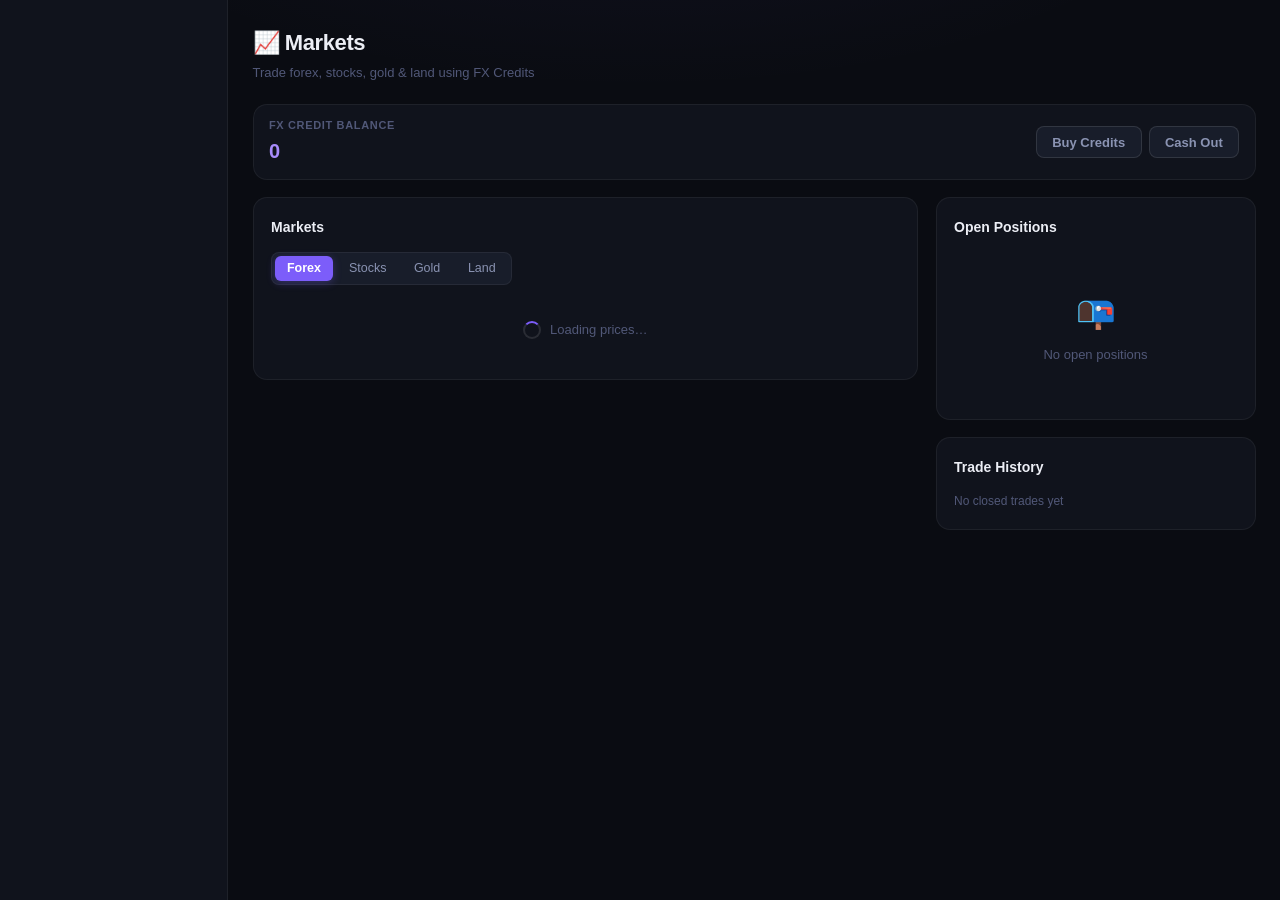
<file: forex.html>
<!DOCTYPE html>
<html lang="en">
<head>
<meta charset="UTF-8"/>
<meta name="viewport" content="width=device-width,initial-scale=1.0"/>
<title>AniGamble HQ — Markets</title>
<link rel="stylesheet" href="css/style.css"/>
<link rel="stylesheet" href="css/animations.css"/>
<style>
  /* ── Page-specific additions (kept minimal, reusing existing tokens) ── */

  .markets-layout {
    display: grid;
    grid-template-columns: 1fr 320px;
    gap: 1.25rem;
    align-items: start;
  }
  @media (max-width: 900px) {
    .markets-layout { grid-template-columns: 1fr; }
  }

  /* Wallet strip */
  .fx-wallet {
    display: flex;
    align-items: center;
    gap: 0.85rem;
    background: var(--bg-2);
    border: 1px solid var(--border);
    border-radius: var(--radius-lg);
    padding: 0.85rem 1.1rem;
    margin-bottom: 1.25rem;
    flex-wrap: wrap;
  }
  .fx-wallet-balance {
    font-family: var(--font-display);
    font-size: 20px;
    font-weight: 700;
    color: var(--pp-color);
    letter-spacing: -0.3px;
  }
  .fx-wallet-label {
    font-size: 11px;
    color: var(--text-3);
    text-transform: uppercase;
    letter-spacing: 0.06em;
    font-weight: 600;
  }
  .fx-wallet-actions { margin-left: auto; display: flex; gap: 0.5rem; }

  .asset-tabs { display: flex; gap: 4px; margin-bottom: 1rem; }

  .asset-list { display: flex; flex-direction: column; gap: 6px; max-height: 420px; overflow-y: auto; }

  .asset-row {
    display: flex;
    align-items: center;
    gap: 0.7rem;
    padding: 0.6rem 0.75rem;
    border-radius: var(--radius);
    border: 1px solid var(--border);
    background: var(--bg-3);
    cursor: pointer;
    transition: border-color 0.15s, background 0.15s;
  }
  .asset-row:hover { background: var(--bg-4); }
  .asset-row.selected { border-color: var(--border-accent); background: var(--accent-dim); }

  .asset-symbol {
    font-family: var(--font-display);
    font-weight: 700;
    font-size: 12.5px;
    color: var(--text);
    width: 54px;
    flex-shrink: 0;
  }
  .asset-name { font-size: 11.5px; color: var(--text-3); flex: 1; min-width: 0; overflow: hidden; text-overflow: ellipsis; white-space: nowrap; }
  .asset-price { font-family: var(--font-display); font-size: 13px; font-weight: 600; color: var(--text); white-space: nowrap; }

  .trade-price-display {
    font-family: var(--font-display);
    font-size: 32px;
    font-weight: 700;
    letter-spacing: -0.5px;
    color: var(--text);
    margin: 0.25rem 0 0.1rem;
  }
  .trade-price-display.tick { animation: numberRoll 0.25s var(--ease-decel) both; }
  .trade-symbol-sub { font-size: 12px; color: var(--text-3); margin-bottom: 1.1rem; }

  .side-toggle { display: flex; gap: 8px; margin-bottom: 1rem; }
  .side-btn {
    flex: 1;
    padding: 0.65rem;
    border-radius: var(--radius);
    border: 1px solid var(--border);
    background: var(--bg-3);
    color: var(--text-2);
    font-size: 13px;
    font-weight: 700;
    text-align: center;
    transition: all 0.15s;
  }
  .side-btn.buy.active  { background: var(--green-dim); color: var(--green); border-color: var(--green); }
  .side-btn.sell.active { background: var(--danger-dim); color: var(--danger); border-color: var(--danger); }

  .leverage-note {
    display: flex;
    align-items: center;
    justify-content: space-between;
    background: var(--bg-3);
    border: 1px solid var(--border);
    border-radius: var(--radius);
    padding: 0.55rem 0.85rem;
    font-size: 12px;
    color: var(--text-2);
    margin-bottom: 1rem;
  }
  .leverage-note strong { color: var(--gold); font-family: var(--font-display); }

  .trade-summary { font-size: 12px; color: var(--text-3); margin-top: 0.6rem; line-height: 1.6; }
  .trade-summary strong { color: var(--text-2); }

  .position-card {
    background: var(--bg-3);
    border: 1px solid var(--border);
    border-radius: var(--radius);
    padding: 0.75rem 0.9rem;
    margin-bottom: 0.6rem;
  }
  .position-top { display: flex; justify-content: space-between; align-items: center; margin-bottom: 0.35rem; }
  .position-symbol { font-family: var(--font-display); font-weight: 700; font-size: 13px; color: var(--text); display: flex; align-items: center; gap: 6px; }
  .position-pnl { font-family: var(--font-display); font-weight: 700; font-size: 14px; }
  .position-pnl.pos { color: var(--green); }
  .position-pnl.neg { color: var(--danger); }
  .position-meta { font-size: 11px; color: var(--text-3); display: flex; gap: 10px; flex-wrap: wrap; }
  .position-close-btn {
    margin-top: 0.55rem;
    width: 100%;
    background: var(--bg-4);
    border: 1px solid var(--border-2);
    color: var(--text-2);
    padding: 0.4rem;
    border-radius: 6px;
    font-size: 12px;
    font-weight: 600;
    transition: background 0.15s, color 0.15s;
  }
  .position-close-btn:hover { background: var(--danger-dim); color: var(--danger); border-color: var(--danger); }

  .fx-history-row {
    display: flex;
    justify-content: space-between;
    align-items: center;
    padding: 0.4rem 0;
    font-size: 12px;
    border-bottom: 1px solid var(--border);
  }
  .fx-history-row:last-child { border-bottom: none; }

  .convert-modal-overlay {
    position: fixed; inset: 0; background: rgba(0,0,0,0.6); backdrop-filter: blur(4px);
    display: none; align-items: center; justify-content: center; z-index: 500; padding: 1rem;
  }
  .convert-modal-overlay.open { display: flex; }
  .convert-modal {
    background: var(--bg-2); border: 1px solid var(--border-2); border-radius: var(--radius-lg);
    padding: 1.5rem; width: 100%; max-width: 360px;
  }
  .convert-tabs { display: flex; gap: 4px; background: var(--bg-3); border: 1px solid var(--border); padding: 3px; border-radius: var(--radius); margin-bottom: 1rem; }
  .convert-tab { flex: 1; text-align: center; padding: 0.4rem; font-size: 12.5px; font-weight: 600; border-radius: 6px; color: var(--text-2); cursor: pointer; }
  .convert-tab.active { background: var(--accent); color: #fff; }
</style>
</head>
<body>
<div class="layout">
  <aside class="sidebar" id="sidebar"></aside>

  <main class="main">
    <div class="page-header fade-in">
      <div>
        <div class="page-title">📈 Markets</div>
        <div class="page-sub">Trade forex, stocks, gold & land using FX Credits</div>
      </div>
    </div>

    <div class="fx-wallet card fade-in">
      <div>
        <div class="fx-wallet-label">FX Credit Balance</div>
        <div class="fx-wallet-balance" id="fx-balance">0</div>
      </div>
      <div class="fx-wallet-actions">
        <button class="btn btn-ghost" onclick="openConvertModal('buy')">Buy Credits</button>
        <button class="btn btn-ghost" onclick="openConvertModal('sell')">Cash Out</button>
      </div>
    </div>

    <div class="markets-layout">
      <div>
        <div class="card fade-in" style="margin-bottom:1.25rem;">
          <div class="card-header">
            <div class="card-title">Markets</div>
          </div>
          <div class="asset-tabs game-tabs">
            <button class="game-tab active" data-cat="forex" onclick="switchCategory('forex')">Forex</button>
            <button class="game-tab" data-cat="stock" onclick="switchCategory('stock')">Stocks</button>
            <button class="game-tab" data-cat="metal" onclick="switchCategory('metal')">Gold</button>
            <button class="game-tab" data-cat="land" onclick="switchCategory('land')">Land</button>
          </div>
          <div class="asset-list" id="asset-list" style="margin-top:0.85rem;">
            <div class="loader"><div class="spinner"></div> Loading prices…</div>
          </div>
        </div>

        <div class="card fade-in" id="trade-panel" style="display:none;">
          <div class="card-header">
            <div class="card-title" id="trade-panel-title">Trade</div>
          </div>
          <div class="trade-price-display" id="trade-price">—</div>
          <div class="trade-symbol-sub" id="trade-symbol-sub">Select an asset to trade</div>
          <canvas id="price-chart" width="600" height="120" style="width:100%;height:120px;display:block;margin-bottom:1.1rem;border-radius:var(--radius);background:var(--bg-3);"></canvas>

          <div class="side-toggle">
            <button class="side-btn buy active" id="side-buy" onclick="setSide('buy')">▲ Buy</button>
            <button class="side-btn sell" id="side-sell" onclick="setSide('sell')">▼ Sell</button>
          </div>

          <label style="display:block;font-size:12px;color:var(--text-2);margin-bottom:6px;font-weight:500;">Stake (FX Credits)</label>
          <input type="number" class="admin-input" id="stake-input" placeholder="0" min="1" oninput="updateSummary()" style="margin-bottom:0.85rem;"/>

          <div class="leverage-note">
            <span>Leverage</span>
            <strong>10x</strong>
          </div>

          <button class="btn btn-primary" style="width:100%;" id="open-trade-btn" onclick="openTrade()">Open Position</button>
          <div class="trade-summary" id="trade-summary"></div>
        </div>
      </div>

      <div>
        <div class="card fade-in" style="margin-bottom:1.25rem;">
          <div class="card-header">
            <div class="card-title">Open Positions</div>
          </div>
          <div id="positions-list">
            <div class="empty"><div class="empty-icon">📭</div><div class="empty-text">No open positions</div></div>
          </div>
        </div>

        <div class="card fade-in">
          <div class="card-header">
            <div class="card-title">Trade History</div>
          </div>
          <div id="fx-history-list">
            <div class="empty-text" style="color:var(--text-3);font-size:12px;">No closed trades yet</div>
          </div>
        </div>
      </div>
    </div>
  </main>
</div>

<div class="convert-modal-overlay" id="convert-overlay">
  <div class="convert-modal">
    <div class="convert-tabs">
      <button class="convert-tab active" id="convert-tab-buy" onclick="setConvertMode('buy')">Buy Credits</button>
      <button class="convert-tab" id="convert-tab-sell" onclick="setConvertMode('sell')">Cash Out</button>
    </div>
    <label style="display:block;font-size:12px;color:var(--text-2);margin-bottom:6px;font-weight:500;" id="convert-label">PP to convert</label>
    <input type="number" class="admin-input" id="convert-input" placeholder="0" min="1" style="margin-bottom:0.5rem;"/>
    <div style="font-size:11.5px;color:var(--text-3);margin-bottom:1rem;" id="convert-rate-note">1 PP = 1 FX Credit</div>
    <div style="display:flex;gap:8px;">
      <button class="btn btn-ghost" style="flex:1;" onclick="closeConvertModal()">Cancel</button>
      <button class="btn btn-primary" style="flex:1;" onclick="submitConvert()">Confirm</button>
    </div>
    <div class="convert-result" id="convert-result" style="margin-top:0.75rem;font-size:12.5px;"></div>
  </div>
</div>

<script src="data/config.js"></script>
<script src="js/auth.js"></script>
<script src="js/api.js"></script>
<script src="js/fx.js"></script>
<script src="js/app.js"></script>
<script>
  if (typeof CONFIG === 'undefined' || typeof FxApi === 'undefined' || typeof API === 'undefined') {
    document.body.innerHTML = '<div style="padding:3rem;text-align:center;font-family:monospace;color:#e84f6b;">⚠ Failed to load required scripts — check script paths at the bottom of forex.html.</div>';
    throw new Error('Required scripts not loaded — aborting forex.html');
  }

  let currentUser   = null;
  let currentCategory = 'forex';
  let assetCache    = { forex: [], stock: [], metal: [], land: [] };
  let selectedAsset = null;
  let tradeSide     = 'buy';
  let convertMode   = 'buy';
  let pollTimer     = null;
  let chartTickTimer = null;
  let chartHistory  = []; // rolling array of {price} points for the current selectedAsset

  // ── Hardcoded local user (no network/auth dependency) ──────────────
  // Previously this page waited on API.getUserByPhone(), which could hang
  // forever with no visible error if that backend call never resolved.
  // Now everything lives in a local in-memory object, so the page loads
  // instantly every time. NOTE: progress will NOT persist across page
  // reloads — it's a local-only session now.
  const HARDCODED_STARTING_PP = 5000;

  function loadCurrentUser() {
    currentUser = {
      _rowId: 'local',
      _raw: {
        primePoints: HARDCODED_STARTING_PP,
        fxCredits: 0,
        fxPositions: [],
        fxHistory: [],
      },
    };
    renderWallet();
  }

  function renderWallet() {
    const credits = FxApi.getCredits(currentUser._raw);
    document.getElementById('fx-balance').textContent = Math.round(credits).toLocaleString() + ' ◈FX';
  }

  function persist(updates) {
    currentUser._raw = { ...currentUser._raw, ...updates };
    renderWallet();
  }

  function loadAssets() {
    const forexRates = FxApi.getForexRates();
    const allAssets = FxApi.getAssets();
    assetCache.forex = forexRates.map(r => ({ symbol: r.symbol, name: r.symbol, price: r.price, kind: 'forex' }));
    assetCache.stock = allAssets.filter(a => a.type === 'stock').map(a => ({ ...a, kind: 'asset' }));
    assetCache.metal = allAssets.filter(a => a.type === 'metal').map(a => ({ ...a, kind: 'asset' }));
    assetCache.land  = allAssets.filter(a => a.type === 'land').map(a => ({ ...a, kind: 'asset' }));
    renderAssetList();
  }

  function formatPrice(symbol, price) {
    if (symbol.includes('/')) return price.toFixed(4);
    if (price >= 1000) return price.toLocaleString(undefined, { maximumFractionDigits: 0 });
    return price.toFixed(2);
  }

  function renderAssetList() {
    const list = assetCache[currentCategory] || [];
    const el = document.getElementById('asset-list');
    if (!list.length) {
      el.innerHTML = `<div class="empty"><div class="empty-icon">📡</div><div class="empty-text">No live data right now — try again shortly.</div></div>`;
      return;
    }
    el.innerHTML = list.map(a => `
      <div class="asset-row ${selectedAsset?.symbol === a.symbol ? 'selected' : ''}" onclick="selectAsset('${a.symbol}')">
        <div class="asset-symbol">${a.symbol}</div>
        <div class="asset-name">${a.name || ''}</div>
        <div class="asset-price">${formatPrice(a.symbol, a.price)}</div>
      </div>
    `).join('');
  }

  function switchCategory(cat) {
    currentCategory = cat;
    document.querySelectorAll('.asset-tabs .game-tab').forEach(t => t.classList.toggle('active', t.dataset.cat === cat));
    renderAssetList();
  }

  function selectAsset(symbol) {
    const list = assetCache[currentCategory] || [];
    const a = list.find(x => x.symbol === symbol);
    if (!a) return;
    selectedAsset = a;
    renderAssetList();
    renderTradePanel();
  }

  function renderTradePanel() {
    const panel = document.getElementById('trade-panel');
    if (!selectedAsset) { panel.style.display = 'none'; stopChartTicking(); return; }
    panel.style.display = 'block';
    document.getElementById('trade-panel-title').textContent = 'Trade ' + selectedAsset.symbol;
    const priceEl = document.getElementById('trade-price');
    priceEl.textContent = formatPrice(selectedAsset.symbol, selectedAsset.price);
    priceEl.classList.remove('tick');
    requestAnimationFrame(() => priceEl.classList.add('tick'));
    document.getElementById('trade-symbol-sub').textContent = selectedAsset.name && selectedAsset.name !== selectedAsset.symbol
      ? `${selectedAsset.name} · updates hourly`
      : 'Updates hourly';
    updateSummary();
    resetChartHistory(selectedAsset.price);
    startChartTicking();
  }

  // ── Live-feeling price chart ────────────────────────────────────
  // Prices only actually change once per hour (see fx.js). To still feel
  // alive moment-to-moment, we animate a small mean-reverting wiggle around
  // the real hourly price every ~1.5s. This never affects the tradable
  // price itself (entry/close always use the real value from FxApi).
  const CHART_MAX_POINTS = 40;
  const CHART_TICK_MS = 1500;

  function resetChartHistory(price) {
    chartHistory = Array.from({ length: CHART_MAX_POINTS }, () => price);
    drawChart();
  }

  function startChartTicking() {
    stopChartTicking();
    chartTickTimer = setInterval(() => {
      if (!selectedAsset) return;
      const real = selectedAsset.price;
      const last = chartHistory[chartHistory.length - 1] ?? real;
      const pull = (real - last) * 0.18;
      const noise = (Math.random() * 2 - 1) * real * 0.0005;
      const next = last + pull + noise;
      chartHistory.push(next);
      if (chartHistory.length > CHART_MAX_POINTS) chartHistory.shift();
      drawChart();
    }, CHART_TICK_MS);
  }

  function stopChartTicking() {
    if (chartTickTimer) { clearInterval(chartTickTimer); chartTickTimer = null; }
  }

  function drawChart() {
    const canvas = document.getElementById('price-chart');
    if (!canvas || !chartHistory.length) return;
    const dpr = window.devicePixelRatio || 1;
    const w = canvas.clientWidth || 600;
    const h = canvas.clientHeight || 120;
    canvas.width = w * dpr;
    canvas.height = h * dpr;
    const ctx = canvas.getContext('2d');
    ctx.scale(dpr, dpr);
    ctx.clearRect(0, 0, w, h);

    const min = Math.min(...chartHistory);
    const max = Math.max(...chartHistory);
    const range = (max - min) || (max * 0.001) || 1;
    const pad = 8;

    const up = chartHistory[chartHistory.length - 1] >= chartHistory[0];
    const lineColor = up ? '#3ddc84' : '#f0506b'; // matches --green/--danger tones
    const fillColor = up ? 'rgba(61,220,132,0.12)' : 'rgba(240,80,107,0.12)';

    const points = chartHistory.map((p, i) => {
      const x = pad + (i / (chartHistory.length - 1)) * (w - pad * 2);
      const y = pad + (1 - (p - min) / range) * (h - pad * 2);
      return { x, y };
    });

    // filled area under the line
    ctx.beginPath();
    ctx.moveTo(points[0].x, h - pad);
    points.forEach(pt => ctx.lineTo(pt.x, pt.y));
    ctx.lineTo(points[points.length - 1].x, h - pad);
    ctx.closePath();
    ctx.fillStyle = fillColor;
    ctx.fill();

    // line itself
    ctx.beginPath();
    ctx.moveTo(points[0].x, points[0].y);
    points.forEach(pt => ctx.lineTo(pt.x, pt.y));
    ctx.strokeStyle = lineColor;
    ctx.lineWidth = 2;
    ctx.lineJoin = 'round';
    ctx.stroke();

    // dot at the latest point
    const lastPt = points[points.length - 1];
    ctx.beginPath();
    ctx.arc(lastPt.x, lastPt.y, 3.5, 0, Math.PI * 2);
    ctx.fillStyle = lineColor;
    ctx.fill();
  }

  window.addEventListener('resize', () => { if (selectedAsset) drawChart(); });

  function setSide(side) {
    tradeSide = side;
    document.getElementById('side-buy').classList.toggle('active', side === 'buy');
    document.getElementById('side-sell').classList.toggle('active', side === 'sell');
    updateSummary();
  }

  function updateSummary() {
    const stake = Number(document.getElementById('stake-input').value) || 0;
    const summaryEl = document.getElementById('trade-summary');
    if (!selectedAsset || stake <= 0) { summaryEl.innerHTML = ''; return; }
    const exposure = stake * FxApi.LEVERAGE;
    summaryEl.innerHTML = `
      <strong>${stake.toLocaleString()} ◈FX</strong> staked at <strong>10x</strong> ≈
      <strong>${exposure.toLocaleString()} ◈FX</strong> exposure.<br/>
      Max loss is capped at your stake (${stake.toLocaleString()} ◈FX).
    `;
  }

  async function openTrade() {
    const stake = Number(document.getElementById('stake-input').value);
    const btn = document.getElementById('open-trade-btn');
    if (!selectedAsset) return;
    if (!stake || stake <= 0) { App.showToast('Enter a valid stake amount', 'error'); return; }

    const credits = FxApi.getCredits(currentUser._raw);
    if (stake > credits) { App.showToast('Not enough FX Credits', 'error'); return; }

    btn.disabled = true;
    btn.textContent = 'Opening…';
    try {
      const result = FxApi.openPosition(currentUser._raw, {
        kind: selectedAsset.kind,
        symbol: selectedAsset.symbol,
        side: tradeSide,
        stake,
        entryPrice: selectedAsset.price,
      });
      await persist({ fxCredits: result.fxCredits, fxPositions: result.fxPositions });
      document.getElementById('stake-input').value = '';
      updateSummary();
      App.showToast(`Opened ${tradeSide.toUpperCase()} on ${selectedAsset.symbol}`, 'success');
      renderPositions();
    } catch (e) {
      App.showToast(e.message || 'Could not open position', 'error');
    }
    btn.disabled = false;
    btn.textContent = 'Open Position';
  }

  function livePriceFor(position) {
    if (position.kind === 'forex') {
      const r = assetCache.forex.find(a => a.symbol === position.symbol);
      return r ? r.price : position.entryPrice;
    }
    const all = [...assetCache.stock, ...assetCache.metal, ...assetCache.land];
    const a = all.find(x => x.symbol === position.symbol);
    return a ? a.price : position.entryPrice;
  }

  function renderPositions() {
    const positions = FxApi.getPositions(currentUser._raw);
    const el = document.getElementById('positions-list');
    if (!positions.length) {
      el.innerHTML = `<div class="empty"><div class="empty-icon">📭</div><div class="empty-text">No open positions</div></div>`;
      return;
    }
    el.innerHTML = positions.map(p => {
      const live = livePriceFor(p);
      const pnl = FxApi.calcPnL(p, live);
      const pnlClass = pnl >= 0 ? 'pos' : 'neg';
      return `
        <div class="position-card">
          <div class="position-top">
            <div class="position-symbol">${p.symbol} <span style="font-size:10px;color:${p.side === 'buy' ? 'var(--green)' : 'var(--danger)'};">${p.side === 'buy' ? '▲ BUY' : '▼ SELL'}</span></div>
            <div class="position-pnl ${pnlClass}">${pnl >= 0 ? '+' : ''}${pnl.toFixed(2)} ◈FX</div>
          </div>
          <div class="position-meta">
            <span>Stake: ${p.stake.toLocaleString()} ◈FX</span>
            <span>10x</span>
            <span>Entry: ${formatPrice(p.symbol, p.entryPrice)}</span>
          </div>
          <button class="position-close-btn" onclick="closeTrade('${p.id}')">Close Position</button>
        </div>
      `;
    }).join('');
  }

  async function closeTrade(positionId) {
    const positions = FxApi.getPositions(currentUser._raw);
    const position = positions.find(p => p.id === positionId);
    if (!position) return;
    const live = livePriceFor(position);

    try {
      const result = FxApi.closePosition(currentUser._raw, positionId, live);
      await persist({ fxCredits: result.fxCredits, fxPositions: result.fxPositions, fxHistory: result.fxHistory });
      App.showToast(result.pnl >= 0 ? `Closed +${result.pnl.toFixed(2)} ◈FX` : `Closed ${result.pnl.toFixed(2)} ◈FX`, result.pnl >= 0 ? 'success' : 'error');
      renderPositions();
      renderHistory();
    } catch (e) {
      App.showToast(e.message || 'Could not close position', 'error');
    }
  }

  function renderHistory() {
    const history = FxApi.getHistory(currentUser._raw);
    const el = document.getElementById('fx-history-list');
    if (!history.length) {
      el.innerHTML = `<div class="empty-text" style="color:var(--text-3);font-size:12px;">No closed trades yet</div>`;
      return;
    }
    el.innerHTML = history.map(h => `
      <div class="fx-history-row">
        <span class="td-muted">${h.symbol} · ${h.side.toUpperCase()}</span>
        <span style="color:${h.pnl >= 0 ? 'var(--green)' : 'var(--danger)'};font-weight:600;">${h.pnl >= 0 ? '+' : ''}${h.pnl.toFixed(2)} ◈FX</span>
      </div>
    `).join('');
  }

  function openConvertModal(mode) {
    setConvertMode(mode);
    document.getElementById('convert-overlay').classList.add('open');
  }
  function closeConvertModal() {
    document.getElementById('convert-overlay').classList.remove('open');
    document.getElementById('convert-input').value = '';
    document.getElementById('convert-result').textContent = '';
  }
  function setConvertMode(mode) {
    convertMode = mode;
    document.getElementById('convert-tab-buy').classList.toggle('active', mode === 'buy');
    document.getElementById('convert-tab-sell').classList.toggle('active', mode === 'sell');
    document.getElementById('convert-label').textContent = mode === 'buy' ? 'PP to convert' : 'FX Credits to cash out';
  }

  async function submitConvert() {
    const amount = Number(document.getElementById('convert-input').value);
    const resultEl = document.getElementById('convert-result');
    if (!amount || amount <= 0) { resultEl.textContent = 'Enter a valid amount.'; resultEl.style.color = 'var(--danger)'; return; }

    if (convertMode === 'buy') {
      const pp = currentUser._raw.primePoints || 0;
      if (amount > pp) { resultEl.textContent = 'Not enough Prime Points.'; resultEl.style.color = 'var(--danger)'; return; }
      const result = FxApi.buyCredits(currentUser._raw, amount);
      await persist({ fxCredits: result.fxCredits, primePoints: pp - amount });
      resultEl.textContent = `Converted ${amount} PP → ${result.creditsGained} FX Credits.`;
      resultEl.style.color = 'var(--green)';
    } else {
      const result = FxApi.sellCredits(currentUser._raw, amount);
      const pp = currentUser._raw.primePoints || 0;
      await persist({ fxCredits: result.fxCredits, primePoints: pp + result.ppGained });
      resultEl.textContent = `Cashed out ${result.ppGained} PP.`;
      resultEl.style.color = 'var(--green)';
    }
    setTimeout(closeConvertModal, 1400);
  }

  async function boot() {
    App.renderSidebar('forex');
    await loadCurrentUser();
    loadAssets();
    renderPositions();
    renderHistory();

    // Re-check the underlying real price periodically (it only actually
    // changes once per hour, but this catches the hour rollover without
    // needing the page to be refreshed). The chart's own faster tick loop
    // (startChartTicking) handles the moment-to-moment "feels alive" motion
    // and is left untouched here unless the real price has actually moved.
    pollTimer = setInterval(() => {
      loadAssets();
      if (selectedAsset) {
        const updated = (assetCache[currentCategory] || []).find(a => a.symbol === selectedAsset.symbol);
        if (updated && updated.price !== selectedAsset.price) {
          selectedAsset = updated;
          renderTradePanel(); // real price moved (hour rolled over) - resync chart + summary
        }
      }
      renderPositions();
    }, 15000);
  }

  document.addEventListener('DOMContentLoaded', () => {
    boot().catch(err => console.error('[forex.html] boot failed', err));
  });
</script>
</body>
</html>
</file>
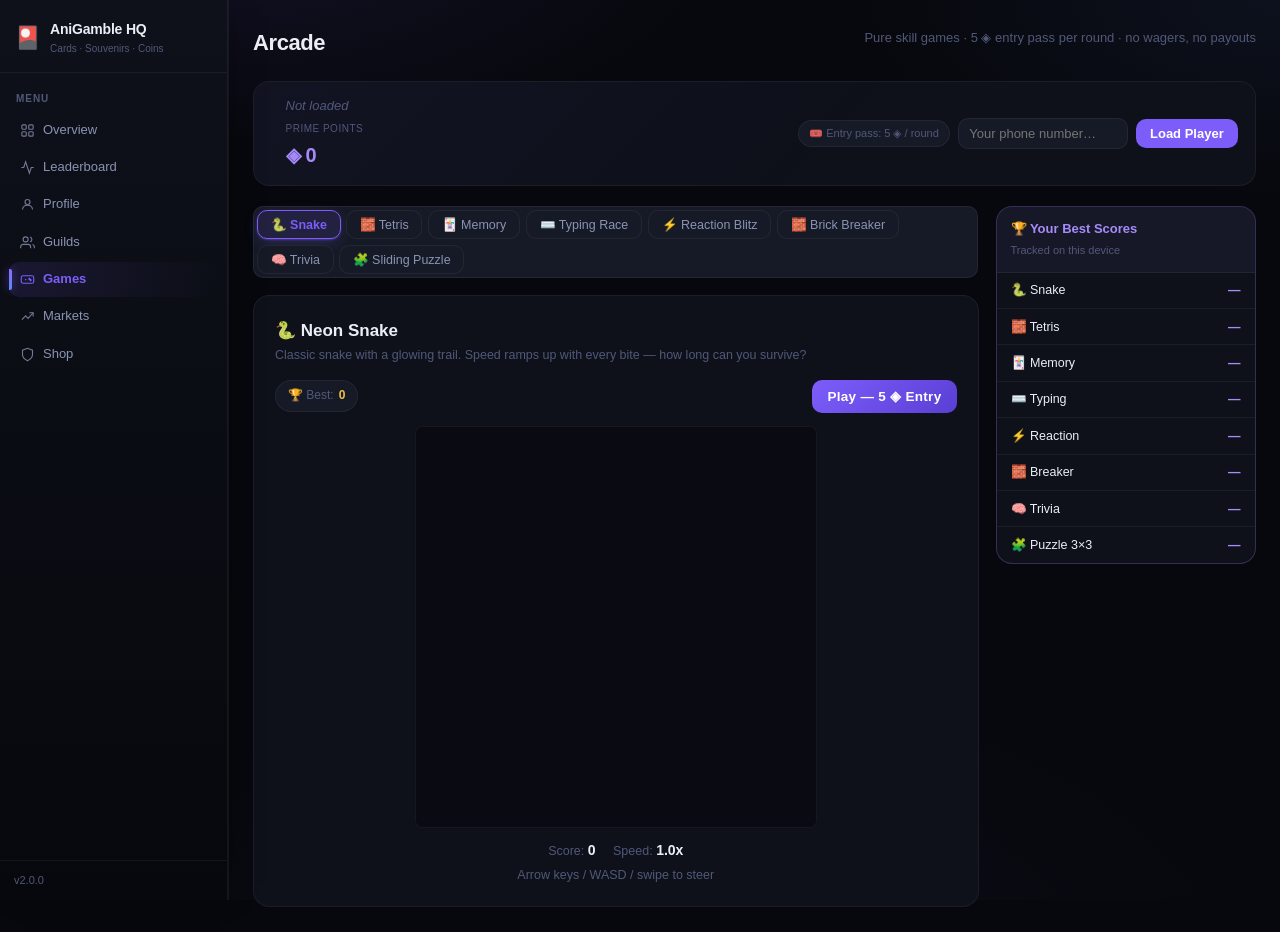
<file: games.html>
<!DOCTYPE html>
<html lang="en">
<head>
  <meta charset="UTF-8" />
  <meta name="viewport" content="width=device-width, initial-scale=1.0" />
  <title>AniGamble HQ — Arcade</title>
  <link rel="stylesheet" href="css/style.css" />
  <link rel="stylesheet" href="css/dashboard.css" />
  <link rel="stylesheet" href="css/animations.css" />
  <link rel="stylesheet" href="css/premium.css">
  <style>
/* ══════════════════════════════════════════════════════
   ARCADE PAGE — pure skill games, no betting/awarding
══════════════════════════════════════════════════════ */

/* ── HUD ─────────────────────────────────────────────── */
.hud {
  background: var(--bg-2);
  border: 1px solid var(--border);
  border-radius: var(--radius-lg);
  padding: 1rem 1.25rem;
  display: flex;
  align-items: center;
  gap: 1rem;
  margin-bottom: 1.5rem;
  flex-wrap: wrap;
  position: relative;
  overflow: hidden;
}
.hud::after {
  content: '';
  position: absolute; inset: 0;
  background: linear-gradient(135deg, rgba(124,93,250,0.04) 0%, transparent 60%);
  pointer-events: none;
}
.hud-pp-badge { font-family: var(--font-display); font-size: 20px; font-weight: 700; color: #a78bfa; display: flex; align-items: center; gap: 5px; }
.hud-label { font-size: 10px; color: var(--text-3); text-transform: uppercase; letter-spacing: 0.5px; margin-bottom: 2px; }
.hud-name  { font-size: 14px; font-weight: 600; color: var(--text); }
.hud-right { margin-left: auto; display: flex; align-items: center; gap: 8px; }
.hud-input {
  background: var(--bg-3); border: 1px solid var(--border); border-radius: var(--radius);
  padding: 0.5rem 0.75rem; color: var(--text); font-size: 13px; outline: none; width: 170px;
  transition: border-color 0.15s;
}
.hud-input:focus { border-color: var(--accent); }
.hud-btn {
  background: var(--accent); color: #fff; border: none; border-radius: var(--radius);
  padding: 0.5rem 1rem; font-size: 13px; font-weight: 600; cursor: pointer;
  transition: opacity 0.15s; white-space: nowrap; font-family: var(--font-body);
}
.hud-btn:hover { opacity: 0.85; }
.hud-not-loaded { font-size: 13px; color: var(--text-3); font-style: italic; }
.hud-entry-note {
  font-size: 11px; color: var(--text-3); display: flex; align-items: center; gap: 5px;
  background: var(--bg-3); border: 1px solid var(--border); border-radius: 20px; padding: 4px 10px;
}

/* ── Main layout ────────────────────────────────────── */
.games-layout { display: grid; grid-template-columns: 1fr 260px; gap: 1.25rem; align-items: start; }
@media(max-width: 900px) { .games-layout { grid-template-columns: 1fr; } }

/* ── Game tabs ──────────────────────────────────────── */
.game-tabs { display: flex; gap: 6px; flex-wrap: wrap; margin-bottom: 1.25rem; }
.game-tab {
  padding: 0.42rem 0.9rem; border-radius: var(--radius); border: 1px solid var(--border);
  background: var(--bg-3); color: var(--text-2); font-size: 12.5px; font-weight: 500;
  cursor: pointer; transition: all 0.15s; font-family: var(--font-body);
}
.game-tab.active { background: var(--accent-dim); color: var(--accent); border-color: var(--accent); }
.game-tab:hover:not(.active) { border-color: var(--text-3); color: var(--text); }

.game-panel { display: none; }
.game-panel.active { display: block; }

.game-card { background: var(--bg-2); border: 1px solid var(--border); border-radius: var(--radius-lg); padding: 1.5rem; }
.game-title { font-family: var(--font-display); font-size: 17px; font-weight: 700; margin-bottom: 2px; }
.game-desc { font-size: 12.5px; color: var(--text-3); margin-bottom: 1rem; line-height: 1.55; }

/* ── Entry row (replaces bet row) ───────────────────── */
.entry-row { display: flex; align-items: center; justify-content: space-between; gap: 10px; margin-bottom: 1rem; flex-wrap: wrap; }
.hs-chip {
  font-size: 12px; color: var(--text-3); background: var(--bg-3); border: 1px solid var(--border);
  border-radius: 20px; padding: 5px 12px; display: flex; align-items: center; gap: 5px;
}
.hs-chip strong { color: var(--gold); font-family: var(--font-display); }

.play-btn {
  background: linear-gradient(135deg, #7C5DFA, #5a3fd4); color: #fff; border: none;
  border-radius: var(--radius); padding: 0.6rem 1.1rem; font-size: 13.5px; font-weight: 700;
  font-family: var(--font-display); cursor: pointer; transition: all 0.15s; letter-spacing: 0.3px;
}
.play-btn:hover { opacity: 0.9; transform: translateY(-1px); }
.play-btn:active { transform: translateY(0); }

/* ── Arcade stage wrapper (canvas games) ─────────────── */
.arcade-stage { position: relative; display: flex; justify-content: center; margin: 0.5rem 0; }
.arcade-stage canvas { background: #0a0a12; border-radius: 8px; border: 1px solid var(--border); max-width: 100%; }
.stage-overlay {
  position: absolute; inset: 0; display: flex; align-items: center; justify-content: center; pointer-events: none;
}
.stage-gameover {
  background: rgba(10,10,18,0.9); border: 1px solid rgba(167,139,250,0.35); border-radius: var(--radius);
  padding: 1rem 1.5rem; text-align: center; font-family: var(--font-display); font-size: 16px;
  font-weight: 700; color: #fff; animation: fadeIn 0.3s ease;
}
.stage-gameover span { display: block; font-size: 13px; color: #a78bfa; font-weight: 500; margin-top: 4px; }

.score-row { display: flex; gap: 1.25rem; justify-content: center; margin-top: 0.75rem; font-size: 12.5px; color: var(--text-3); flex-wrap: wrap; }
.score-row strong { color: var(--text); font-family: var(--font-display); font-size: 14px; }

/* ── Tetris layout ──────────────────────────────────── */
.tetris-layout { display: flex; gap: 1rem; justify-content: center; flex-wrap: wrap; }
.tetris-side { display: flex; flex-direction: column; gap: 0.75rem; align-items: center; }
.tetris-next-label { font-size: 11px; color: var(--text-3); text-transform: uppercase; letter-spacing: 0.5px; }
.tetris-stats { background: var(--bg-3); border: 1px solid var(--border); border-radius: var(--radius); padding: 0.6rem 0.9rem; font-size: 12px; color: var(--text-3); width: 100px; }
.tetris-stats div { display: flex; justify-content: space-between; margin-bottom: 4px; }
.tetris-stats strong { color: var(--text); font-family: var(--font-display); }
.tetris-controls-row { display: flex; gap: 6px; justify-content: center; margin-top: 0.75rem; flex-wrap: wrap; }
.tetris-btn {
  background: var(--bg-3); border: 1px solid var(--border); color: var(--text); border-radius: var(--radius);
  padding: 0.5rem 0.8rem; font-size: 16px; cursor: pointer; transition: all 0.12s;
}
.tetris-btn:hover { border-color: var(--accent); color: var(--accent); }

/* ── Memory Match ───────────────────────────────────── */
.mem-stats { display: flex; gap: 1.25rem; justify-content: center; margin-bottom: 0.75rem; font-size: 12.5px; color: var(--text-3); flex-wrap: wrap; }
.mem-stats strong { color: var(--text); font-family: var(--font-display); font-size: 14px; }
.mem-grid { display: grid; grid-template-columns: repeat(4, 68px); gap: 8px; justify-content: center; margin: 0.5rem 0; perspective: 800px; }
.mem-card { width: 68px; height: 68px; cursor: pointer; }
.mem-card-inner {
  position: relative; width: 100%; height: 100%; transition: transform 0.4s; transform-style: preserve-3d;
}
.mem-card.flipped .mem-card-inner { transform: rotateY(180deg); }
.mem-card-front, .mem-card-back {
  position: absolute; inset: 0; backface-visibility: hidden; border-radius: 8px;
  display: flex; align-items: center; justify-content: center; font-size: 26px;
  border: 1px solid var(--border);
}
.mem-card-front { background: var(--bg-3); color: var(--text-3); }
.mem-card-back { background: rgba(167,139,250,0.12); border-color: rgba(167,139,250,0.35); transform: rotateY(180deg); }
.mem-card.matched .mem-card-back { background: rgba(29,158,117,0.15); border-color: var(--success); }

/* ── Typing Race ────────────────────────────────────── */
.typ-stats { display: flex; gap: 1.5rem; justify-content: center; margin-bottom: 0.75rem; font-size: 12.5px; color: var(--text-3); }
.typ-stats strong { color: var(--text); font-family: var(--font-display); font-size: 16px; }
.typ-text {
  background: var(--bg-3); border: 1px solid var(--border); border-radius: var(--radius);
  padding: 1rem 1.25rem; font-size: 16px; line-height: 1.8; letter-spacing: 0.3px; margin-bottom: 0.75rem;
  font-family: var(--font-body);
}
.typ-pending { color: var(--text-3); }
.typ-correct { color: var(--success); }
.typ-wrong { color: var(--danger); text-decoration: underline; }
.typ-cursor { color: var(--text); background: rgba(167,139,250,0.3); border-radius: 2px; }
.typ-input {
  width: 100%; background: var(--bg-3); border: 1px solid var(--border); border-radius: var(--radius);
  padding: 0.65rem 0.9rem; color: var(--text); font-size: 14px; outline: none; transition: border-color 0.15s;
  margin-bottom: 0.75rem; font-family: var(--font-body);
}
.typ-input:focus { border-color: var(--accent); }
.typ-keyboard { display: flex; flex-direction: column; gap: 5px; align-items: center; }
.kb-row { display: flex; gap: 5px; }
.kb-key {
  width: 28px; height: 30px; background: var(--bg-3); border: 1px solid var(--border); border-radius: 5px;
  display: flex; align-items: center; justify-content: center; font-size: 11px; color: var(--text-3);
  font-family: var(--font-display); transition: all 0.1s;
}
.kb-key.kb-active { background: var(--accent); color: #fff; border-color: var(--accent); transform: scale(1.1); }

/* ── Reaction Blitz ─────────────────────────────────── */
.rx-stats { display: flex; justify-content: center; gap: 1.5rem; margin-bottom: 0.75rem; font-size: 12.5px; color: var(--text-3); }
.rx-stats strong { color: var(--text); font-family: var(--font-display); font-size: 16px; }
.rx-arena {
  position: relative; height: 280px; background: var(--bg-3); border: 1px solid var(--border);
  border-radius: var(--radius); overflow: hidden;
}
.rx-msg { position: absolute; inset: 0; display: flex; align-items: center; justify-content: center; color: var(--text-3); font-size: 14px; }
.rx-target {
  position: absolute; border-radius: 50%;
  background: radial-gradient(circle at 35% 30%, #f5c518, #D4537E);
  box-shadow: 0 0 18px rgba(245,197,24,0.6); cursor: pointer; transition: transform 0.1s;
}
.rx-target:hover { transform: scale(1.08); }
.rx-target.rx-hit { animation: rxPop 0.18s ease; }
@keyframes rxPop { 0%{transform:scale(1)} 50%{transform:scale(1.4);opacity:0.6} 100%{transform:scale(0);opacity:0} }

/* ── Brick Breaker ──────────────────────────────────── */
.brk-stats { display: flex; justify-content: center; gap: 1.5rem; margin-bottom: 0.5rem; font-size: 12.5px; color: var(--text-3); }
.brk-stats strong { color: var(--text); font-family: var(--font-display); font-size: 14px; }

/* ── Trivia Quiz ────────────────────────────────────── */
.triv-top { display: flex; justify-content: space-between; align-items: center; margin-bottom: 0.5rem; font-size: 12px; color: var(--text-3); }
.triv-top strong { color: var(--text); font-family: var(--font-display); }
.triv-timerbar-wrap { height: 4px; background: var(--bg-3); border-radius: 4px; overflow: hidden; margin-bottom: 1rem; }
.triv-timerbar { height: 100%; background: linear-gradient(90deg, #7C5DFA, #a78bfa); width: 100%; }
.triv-question { font-size: 16px; font-weight: 600; text-align: center; margin-bottom: 1rem; min-height: 44px; display: flex; align-items: center; justify-content: center; padding: 0 0.5rem; }
.triv-opts { display: grid; grid-template-columns: 1fr 1fr; gap: 8px; }
.triv-opt-btn {
  background: var(--bg-3); border: 1.5px solid var(--border); color: var(--text); border-radius: var(--radius);
  padding: 0.65rem 0.75rem; font-size: 13px; cursor: pointer; transition: all 0.15s; font-family: var(--font-body);
}
.triv-opt-btn:hover:not(:disabled) { border-color: var(--accent); color: var(--accent); }
.triv-opt-btn:disabled { cursor: default; }
.triv-opt-btn.triv-correct { background: rgba(29,158,117,0.15); border-color: var(--success); color: var(--success); }
.triv-opt-btn.triv-wrong { background: rgba(226,75,74,0.12); border-color: var(--danger); color: var(--danger); }

/* ── Sliding Puzzle ─────────────────────────────────── */
.slider-size-row { display: flex; gap: 6px; justify-content: center; margin-bottom: 0.75rem; }
.slider-size-btn {
  background: var(--bg-3); border: 1px solid var(--border); color: var(--text-2); border-radius: var(--radius);
  padding: 0.35rem 0.9rem; font-size: 12px; cursor: pointer; font-family: var(--font-body); transition: all 0.12s;
}
.slider-size-btn.active { background: var(--accent-dim); color: var(--accent); border-color: var(--accent); }
.slider-grid { display: grid; gap: 5px; width: 260px; margin: 0 auto; aspect-ratio: 1; }
.slider-tile {
  background: linear-gradient(135deg, #7C5DFA, #5a3fd4); border-radius: 6px; display: flex; align-items: center;
  justify-content: center; font-family: var(--font-display); font-size: 20px; font-weight: 700; color: #fff;
  cursor: pointer; transition: all 0.1s; user-select: none;
}
.slider-tile:hover { opacity: 0.85; }
.slider-tile.empty { background: transparent; cursor: default; }
.slider-locked { grid-column: 1 / -1; display: flex; align-items: center; justify-content: center; color: var(--text-3); font-size: 12px; text-align: center; min-height: 260px; }

/* ── Right column: high scores ──────────────────────── */
.right-col { display: flex; flex-direction: column; gap: 1rem; }
.hs-panel { background: var(--bg-2); border: 1px solid rgba(167,139,250,0.25); border-radius: var(--radius-lg); overflow: hidden; position: sticky; top: 1.5rem; }
.hs-panel-header { padding: 0.85rem 1rem; border-bottom: 1px solid var(--border); background: rgba(167,139,250,0.06); }
.hs-panel-title { font-size: 13px; font-weight: 600; color: #a78bfa; }
.hs-panel-sub { font-size: 11px; color: var(--text-3); margin-top: 2px; }
.hs-row { padding: 0.55rem 1rem; display: flex; align-items: center; justify-content: space-between; border-bottom: 1px solid var(--border); font-size: 12.5px; }
.hs-row:last-child { border-bottom: none; }
.hs-row-name { color: var(--text); }
.hs-row-val { font-family: var(--font-display); font-weight: 700; color: #a78bfa; }

/* ── Misc ────────────────────────────────────────────── */
.avatar { border-radius: 50%; display: flex; align-items: center; justify-content: center; font-weight: 700; color: #fff; flex-shrink: 0; }
@keyframes fadeIn { from{opacity:0;transform:translateY(4px)} to{opacity:1;transform:none} }
  </style>
</head>
<body>
<div class="layout">
  <aside class="sidebar" id="sidebar"></aside>
  <main class="main">

    <!-- Page header -->
    <div class="page-header fade-in">
      <div class="page-title">Arcade</div>
      <div class="page-sub">Pure skill games · 5 ◈ entry pass per round · no wagers, no payouts</div>
    </div>

    <!-- Player HUD -->
    <div class="hud fade-in" id="hud">
      <div id="hud-avatar"></div>
      <div>
        <div id="hud-name" class="hud-not-loaded">Not loaded</div>
        <div class="hud-label" style="margin-top:4px;">Prime Points</div>
        <div class="hud-pp-badge">◈ <span id="hud-pp">0</span></div>
      </div>
      <div class="hud-right">
        <div class="hud-entry-note">🎟️ Entry pass: 5 ◈ / round</div>
        <div id="hud-load-section" style="display:flex;align-items:center;gap:8px;">
          <input type="text" class="hud-input" id="hud-phone" placeholder="Your phone number…" />
          <button class="hud-btn" id="hud-load-btn">Load Player</button>
        </div>
      </div>
    </div>

    <div class="games-layout">
      <!-- ───────────── LEFT: Games ───────────── -->
      <div>
        <div class="game-tabs">
          <button class="game-tab active" onclick="switchGame('snake', this)">🐍 Snake</button>
          <button class="game-tab" onclick="switchGame('tetris', this)">🧱 Tetris</button>
          <button class="game-tab" onclick="switchGame('memory', this)">🃏 Memory</button>
          <button class="game-tab" onclick="switchGame('typing', this)">⌨️ Typing Race</button>
          <button class="game-tab" onclick="switchGame('reaction', this)">⚡ Reaction Blitz</button>
          <button class="game-tab" onclick="switchGame('breaker', this)">🧱 Brick Breaker</button>
          <button class="game-tab" onclick="switchGame('trivia', this)">🧠 Trivia</button>
          <button class="game-tab" onclick="switchGame('slider', this)">🧩 Sliding Puzzle</button>
        </div>

        <!-- ══ SNAKE ══════════════════════════════════ -->
        <div class="game-panel active" id="panel-snake">
          <div class="game-card">
            <div class="game-title">🐍 Neon Snake</div>
            <div class="game-desc">Classic snake with a glowing trail. Speed ramps up with every bite — how long can you survive?</div>
            <div class="entry-row">
              <div class="hs-chip">🏆 Best: <strong id="snake-hs">0</strong></div>
              <button class="play-btn" id="snake-start-btn" onclick="startSnake()">Play — 5 ◈ Entry</button>
            </div>
            <div class="arcade-stage">
              <canvas id="snake-canvas"></canvas>
              <div class="stage-overlay" id="snake-overlay"></div>
            </div>
            <div class="score-row">
              <span>Score: <strong id="snake-score">0</strong></span>
              <span>Speed: <strong id="snake-speed">1.0x</strong></span>
            </div>
            <div class="score-row" style="margin-top:4px;">Arrow keys / WASD / swipe to steer</div>
          </div>
        </div>

        <!-- ══ TETRIS ═════════════════════════════════ -->
        <div class="game-panel" id="panel-tetris">
          <div class="game-card">
            <div class="game-title">🧱 Tetris</div>
            <div class="game-desc">Full rotation, ghost piece, and satisfying line-clear flashes. Levels speed up the drop every 10 lines.</div>
            <div class="entry-row">
              <div class="hs-chip">🏆 Best: <strong id="tet-hs">0</strong></div>
              <button class="play-btn" id="tet-start-btn" onclick="startTetris()">Play — 5 ◈ Entry</button>
            </div>
            <div class="tetris-layout">
              <div class="arcade-stage" style="margin:0;">
                <canvas id="tet-canvas"></canvas>
                <div class="stage-overlay" id="tet-overlay"></div>
              </div>
              <div class="tetris-side">
                <div class="tetris-next-label">Next</div>
                <canvas id="tet-next-canvas" width="100" height="100" style="background:#0a0a12;border-radius:8px;border:1px solid var(--border);"></canvas>
                <div class="tetris-stats">
                  <div><span>Score</span><strong id="tet-score">0</strong></div>
                  <div><span>Lines</span><strong id="tet-lines">0</strong></div>
                  <div><span>Level</span><strong id="tet-level">1</strong></div>
                </div>
              </div>
            </div>
            <div class="tetris-controls-row">
              <button class="tetris-btn" onclick="tetrisMove(-1)">⬅</button>
              <button class="tetris-btn" onclick="tetrisRotatePiece()">🔄</button>
              <button class="tetris-btn" onclick="tetrisMove(1)">➡</button>
              <button class="tetris-btn" onclick="tetrisDrop()">⬇</button>
              <button class="tetris-btn" onclick="tetrisHardDrop()">⏬</button>
            </div>
            <div class="score-row" style="margin-top:4px;">Arrows to move/rotate · Space to hard drop</div>
          </div>
        </div>

        <!-- ══ MEMORY MATCH ═══════════════════════════ -->
        <div class="game-panel" id="panel-memory">
          <div class="game-card">
            <div class="game-title">🃏 Memory Match</div>
            <div class="game-desc">Flip pairs of anime-themed cards. Match quickly in a row to build a combo multiplier.</div>
            <div class="entry-row">
              <div class="hs-chip">🏆 Best: <strong id="mem-hs">—</strong> moves</div>
              <button class="play-btn" id="mem-start-btn" onclick="startMemory()">Play — 5 ◈ Entry</button>
            </div>
            <div class="mem-stats">
              <span>Moves: <strong id="mem-moves">0</strong></span>
              <span>Combo: <strong id="mem-combo">×1</strong></span>
              <span>Time: <strong id="mem-time">0s</strong></span>
            </div>
            <div style="position:relative;">
              <div class="mem-grid" id="mem-grid"></div>
              <div class="stage-overlay" id="mem-overlay" style="position:absolute;"></div>
            </div>
          </div>
        </div>

        <!-- ══ TYPING RACE ═════════════════════════════ -->
        <div class="game-panel" id="panel-typing">
          <div class="game-card">
            <div class="game-title">⌨️ Typing Race</div>
            <div class="game-desc">Type the sentence as fast and accurately as you can. Watch the keyboard highlight your next key.</div>
            <div class="entry-row">
              <div class="hs-chip">🏆 Best: <strong id="typ-hs">0</strong> wpm</div>
              <button class="play-btn" id="typ-start-btn" onclick="startTyping()">Play — 5 ◈ Entry</button>
            </div>
            <div class="typ-stats">
              <span>WPM: <strong id="typ-wpm">0</strong></span>
              <span>Accuracy: <strong id="typ-acc">100%</strong></span>
            </div>
            <div style="position:relative;">
              <div class="typ-text" id="typ-text">Hit Play to get a sentence…</div>
              <div class="stage-overlay" id="typ-overlay" style="position:absolute;"></div>
            </div>
            <input type="text" class="typ-input" id="typ-input" placeholder="Start typing here…" disabled autocomplete="off" />
            <div class="typ-keyboard" id="typ-keyboard"></div>
          </div>
        </div>

        <!-- ══ REACTION BLITZ ══════════════════════════ -->
        <div class="game-panel" id="panel-reaction">
          <div class="game-card">
            <div class="game-title">⚡ Reaction Blitz</div>
            <div class="game-desc">Tap the target before it vanishes. Each hit shrinks your reaction window — chase the streak.</div>
            <div class="entry-row">
              <div class="hs-chip">🏆 Best streak: <strong id="rx-hs">0</strong></div>
              <button class="play-btn" id="rx-start-btn" onclick="startReaction()">Play — 5 ◈ Entry</button>
            </div>
            <div class="rx-stats"><span>Streak: <strong id="rx-streak">0</strong></span></div>
            <div style="position:relative;">
              <div class="rx-arena" id="rx-arena"><div class="rx-msg">Hit Play to start</div></div>
              <div class="stage-overlay" id="rx-overlay" style="position:absolute;"></div>
            </div>
          </div>
        </div>

        <!-- ══ BRICK BREAKER ═══════════════════════════ -->
        <div class="game-panel" id="panel-breaker">
          <div class="game-card">
            <div class="game-title">🧱 Brick Breaker</div>
            <div class="game-desc">Break every brick. Catch power-ups: ⚡ multi-ball, 📏 wide paddle, 🔫 auto-laser. Clear a level to go harder.</div>
            <div class="entry-row">
              <div class="hs-chip">🏆 Best: <strong id="brk-hs">0</strong></div>
              <button class="play-btn" id="brk-start-btn" onclick="startBreaker()">Play — 5 ◈ Entry</button>
            </div>
            <div class="brk-stats">
              <span>Score: <strong id="brk-score">0</strong></span>
              <span>Lives: <strong id="brk-lives">3</strong></span>
              <span>Level: <strong id="brk-level">1</strong></span>
            </div>
            <div class="arcade-stage">
              <canvas id="brk-canvas" width="360" height="440"></canvas>
              <div class="stage-overlay" id="brk-overlay"></div>
            </div>
            <div class="score-row" style="margin-top:4px;">Mouse / touch / arrow keys to move paddle</div>
          </div>
        </div>

        <!-- ══ TRIVIA QUIZ ══════════════════════════════ -->
        <div class="game-panel" id="panel-trivia">
          <div class="game-card">
            <div class="game-title">🧠 Trivia Quiz</div>
            <div class="game-desc">10 anime + general knowledge questions. Answer fast — 15 seconds each — and chain a streak bonus.</div>
            <div class="entry-row">
              <div class="hs-chip">🏆 Best: <strong id="triv-hs">0</strong></div>
              <button class="play-btn" id="triv-start-btn" onclick="startTrivia()">Play — 5 ◈ Entry</button>
            </div>
            <div class="triv-top">
              <span id="triv-qnum">Q0/10</span>
              <span>Score: <strong id="triv-score">0</strong> · Streak: <strong id="triv-streak">0</strong></span>
            </div>
            <div class="triv-timerbar-wrap"><div class="triv-timerbar" id="triv-timerbar"></div></div>
            <div style="position:relative;">
              <div class="triv-question" id="triv-question">Hit Play to begin the quiz</div>
              <div class="triv-opts" id="triv-opts"></div>
              <div class="stage-overlay" id="triv-overlay" style="position:absolute;"></div>
            </div>
          </div>
        </div>

        <!-- ══ SLIDING PUZZLE ═══════════════════════════ -->
        <div class="game-panel" id="panel-slider">
          <div class="game-card">
            <div class="game-title">🧩 Sliding Puzzle</div>
            <div class="game-desc">Slide numbered tiles back into order. Switch between 3×3 and 4×4 boards.</div>
            <div class="entry-row">
              <div class="hs-chip">🏆 Best: <strong id="slider-hs">—</strong> moves</div>
              <button class="play-btn" id="slider-start-btn" onclick="startSlider()">Play — 5 ◈ Entry</button>
            </div>
            <div class="slider-size-row">
              <button class="slider-size-btn active" id="slider-size-3" onclick="setSliderSize(3)">3×3</button>
              <button class="slider-size-btn" id="slider-size-4" onclick="setSliderSize(4)">4×4</button>
            </div>
            <div class="score-row" style="margin-bottom:0.5rem;">Moves: <strong id="slider-moves">0</strong></div>
            <div style="position:relative;">
              <div class="slider-grid" id="slider-grid"></div>
              <div class="stage-overlay" id="slider-overlay" style="position:absolute;"></div>
            </div>
          </div>
        </div>

      </div><!-- /LEFT -->

      <!-- ───────────── RIGHT: High Scores ───────────── -->
      <div class="right-col">
        <div class="hs-panel">
          <div class="hs-panel-header">
            <div class="hs-panel-title">🏆 Your Best Scores</div>
            <div class="hs-panel-sub">Tracked on this device</div>
          </div>
          <div id="hs-panel-list"></div>
        </div>
      </div><!-- /RIGHT -->

    </div><!-- /games-layout -->
  </main>
</div>

<script src="data/config.js"></script>
<script src="js/api.js"></script>
<script src="js/app.js"></script>
<script src="js/games.js"></script>
<script src="js/celebrate.js"></script>
</body>
</html>
</file>
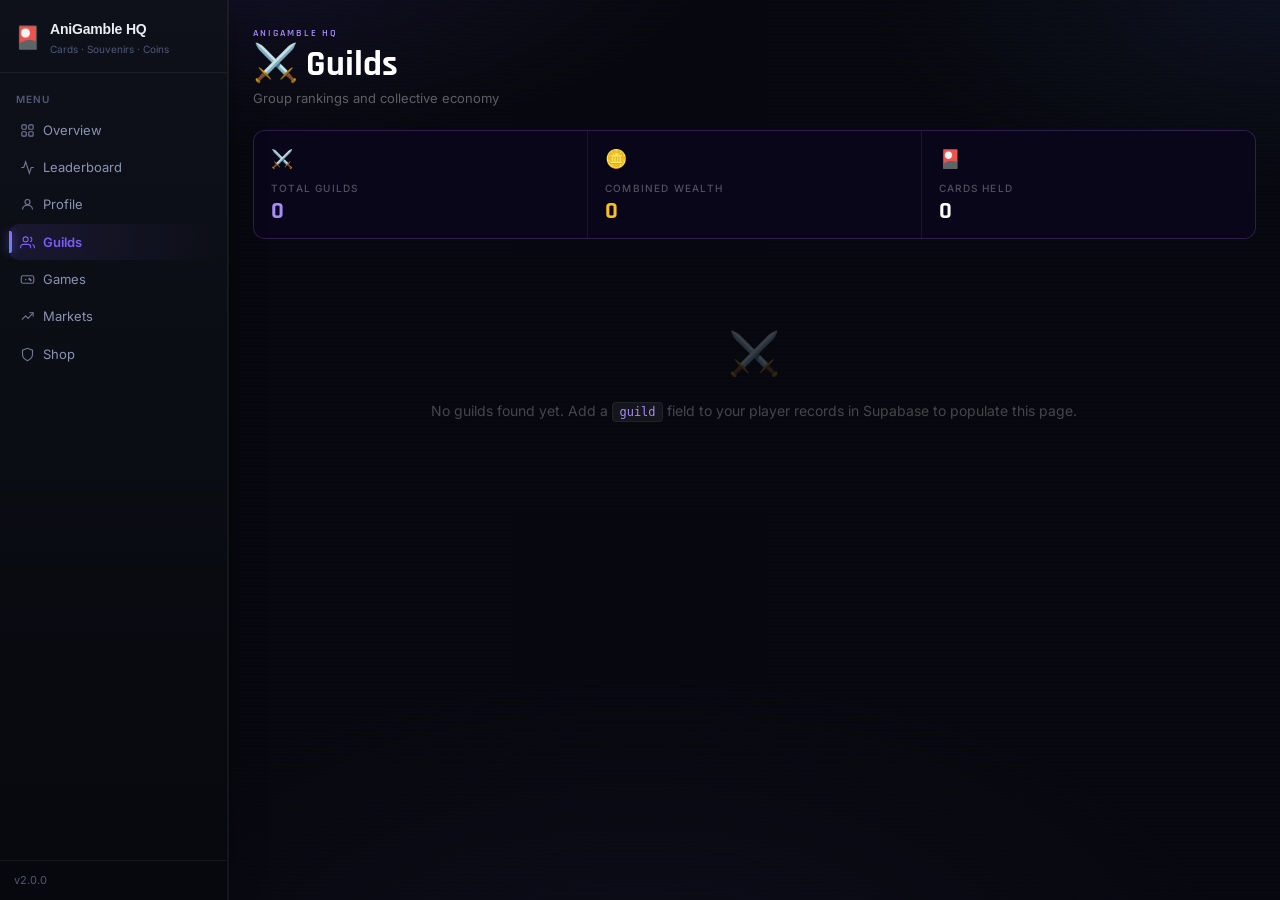
<file: guilds.html>
<!DOCTYPE html>
<html lang="en">
<head>
  <meta charset="UTF-8" />
  <meta name="viewport" content="width=device-width, initial-scale=1.0" />
  <title>AniGamble HQ — Guilds</title>
  <link rel="stylesheet" href="css/style.css" />
  <link rel="stylesheet" href="css/animations.css" />
  <link href="https://fonts.googleapis.com/css2?family=Rajdhani:wght@500;600;700&family=Inter:wght@400;500&display=swap" rel="stylesheet" />
   <link rel="stylesheet" href="css/premium.css">
  <style>
    .main::before {
      content: '';
      position: fixed; inset: 0;
      background: repeating-linear-gradient(
        0deg, transparent, transparent 3px,
        rgba(139,92,246,0.018) 3px, rgba(139,92,246,0.018) 4px
      );
      pointer-events: none; z-index: 0;
    }
    .main > * { position: relative; z-index: 1; }

    /* ── PAGE HEADER ── */
    .guild-header {
      margin-bottom: 1.5rem;
    }
    .guild-eyebrow {
      font-family: 'Rajdhani', sans-serif;
      font-size: 10px; font-weight: 600;
      letter-spacing: 0.2em; text-transform: uppercase;
      color: #a78bfa; margin-bottom: 0.4rem;
    }
    .guild-page-title {
      font-family: 'Rajdhani', sans-serif;
      font-size: clamp(1.8rem, 4vw, 2.6rem);
      font-weight: 700; color: #fff; line-height: 1.05;
    }
    .guild-page-sub { font-size: 13px; color: rgba(255,255,255,0.35); margin-top: 4px; }

    /* ── SUMMARY RIBBON ── */
    .guild-ribbon {
      display: grid;
      grid-template-columns: repeat(3, 1fr);
      gap: 1px;
      background: rgba(139,92,246,0.15);
      border: 1px solid rgba(139,92,246,0.15);
      border-radius: 12px;
      overflow: hidden;
      margin-bottom: 1.75rem;
    }
    .guild-ribbon-cell {
      background: #080618;
      padding: 1rem 1.25rem;
      display: flex; flex-direction: column; gap: 4px;
    }
    .grc-label {
      font-size: 10px; letter-spacing: 0.12em; text-transform: uppercase;
      color: rgba(255,255,255,0.3); font-weight: 500;
    }
    .grc-value {
      font-family: 'Rajdhani', sans-serif;
      font-size: 1.7rem; font-weight: 700; line-height: 1;
    }
    .grc-icon { font-size: 18px; margin-bottom: 2px; }

    /* ── GUILD GRID ── */
    .guild-grid {
      display: grid;
      grid-template-columns: repeat(auto-fill, minmax(320px, 1fr));
      gap: 1.25rem;
    }

    /* ── GUILD CARD ── */
    .guild-card {
      background: #080618;
      border: 1px solid rgba(255,255,255,0.07);
      border-radius: 16px;
      overflow: hidden;
      transition: border-color 0.2s, transform 0.2s, box-shadow 0.2s;
      animation: cardIn 0.4s ease forwards;
      opacity: 0;
      cursor: pointer;
    }
    .guild-card:hover {
      border-color: rgba(139,92,246,0.4);
      transform: translateY(-3px);
      box-shadow: 0 8px 32px rgba(0,0,0,0.4), 0 0 0 1px rgba(139,92,246,0.15);
    }
    @keyframes cardIn {
      from { opacity:0; transform: translateY(16px); }
      to   { opacity:1; transform: translateY(0); }
    }

    /* colored top bar per guild */
    .guild-bar {
      height: 3px;
      background: var(--guild-color, linear-gradient(90deg, #7c3aed, #a78bfa));
    }

    .guild-card-header {
      padding: 1.1rem 1.25rem 0.75rem;
      display: flex; align-items: center; gap: 12px;
      border-bottom: 1px solid rgba(255,255,255,0.05);
    }
    .guild-emblem {
      width: 44px; height: 44px; border-radius: 10px;
      display: flex; align-items: center; justify-content: center;
      font-size: 22px; flex-shrink: 0;
      background: var(--guild-bg, rgba(139,92,246,0.15));
      border: 1px solid var(--guild-border, rgba(139,92,246,0.25));
    }
    .guild-name {
      font-family: 'Rajdhani', sans-serif;
      font-size: 1.1rem; font-weight: 700; color: #fff;
    }
    .guild-member-count {
      font-size: 11px; color: rgba(255,255,255,0.35); margin-top: 2px;
    }
    .guild-rank-badge {
      margin-left: auto; flex-shrink: 0;
      font-family: 'Rajdhani', sans-serif; font-size: 1.5rem;
    }

    /* stats row */
    .guild-stats {
      display: grid; grid-template-columns: 1fr 1fr;
      padding: 0.9rem 1.25rem;
      gap: 0.75rem;
      border-bottom: 1px solid rgba(255,255,255,0.05);
    }
    .gs-item { display: flex; flex-direction: column; gap: 2px; }
    .gs-label {
      font-size: 10px; letter-spacing: 0.1em; text-transform: uppercase;
      color: rgba(255,255,255,0.28); font-weight: 500;
    }
    .gs-value {
      font-family: 'Rajdhani', sans-serif;
      font-size: 1.15rem; font-weight: 700;
    }
    .gs-gold   { color: #fbbf24; }
    .gs-purple { color: #a78bfa; }

    /* members list */
    .guild-members-header {
      display: flex; align-items: center; justify-content: space-between;
      padding: 0.7rem 1.25rem 0.35rem;
    }
    .gm-label {
      font-size: 10px; letter-spacing: 0.1em; text-transform: uppercase;
      color: rgba(255,255,255,0.28); font-weight: 600;
    }
    .guild-members-list {
      padding: 0 1.25rem 1rem;
      display: flex; flex-direction: column; gap: 1px;
      max-height: 0;
      overflow: hidden;
      transition: max-height 0.35s ease;
    }
    .guild-card.expanded .guild-members-list { max-height: 600px; }
    .guild-toggle {
      font-size: 11px; color: #a78bfa; cursor: pointer;
      background: none; border: none; padding: 0;
      font-family: 'Rajdhani', sans-serif; font-weight: 600;
      letter-spacing: 0.04em;
    }
    .member-row {
      display: flex; align-items: center; gap: 9px;
      padding: 0.45rem 4px;
      border-radius: 7px;
      transition: background 0.1s;
      cursor: pointer;
    }
    .member-row:hover { background: rgba(139,92,246,0.08); }
    .member-name { font-size: 12px; font-weight: 500; color: #e2e8f0; flex: 1; min-width: 0; white-space: nowrap; overflow: hidden; text-overflow: ellipsis; }
    .member-coins { font-family: 'Rajdhani', sans-serif; font-size: 12px; font-weight: 700; color: #fbbf24; }
    .member-cards { font-size: 11px; color: rgba(255,255,255,0.35); margin-left: 4px; }
    .member-leader { font-size: 12px; margin-left: 2px; }

    /* empty state */
    .guilds-empty {
      text-align: center; padding: 4rem 2rem;
      color: rgba(255,255,255,0.25);
    }
    .guilds-empty-icon { font-size: 3rem; margin-bottom: 1rem; }
    .guilds-empty-text { font-size: 14px; line-height: 1.6; }
    .guilds-empty-text code {
      background: rgba(255,255,255,0.06);
      border-radius: 4px; padding: 2px 6px;
      font-size: 12px; color: #a78bfa;
    }

    @media (max-width: 600px) {
      .guild-ribbon { grid-template-columns: 1fr 1fr; }
      .guild-grid   { grid-template-columns: 1fr; }
    }
  </style>
</head>
<body>
<div class="layout">
  <aside class="sidebar" id="sidebar"></aside>
  <main class="main">

    <div class="guild-header fade-in">
      <div class="guild-eyebrow">AniGamble HQ</div>
      <div class="guild-page-title">⚔️ Guilds</div>
      <div class="guild-page-sub">Group rankings and collective economy</div>
    </div>

    <!-- summary ribbon -->
    <div class="guild-ribbon fade-in" id="guild-ribbon">
      <div class="guild-ribbon-cell">
        <div class="grc-icon">⚔️</div>
        <div class="grc-label">Total Guilds</div>
        <div class="grc-value" style="color:#a78bfa;" id="r-guilds">—</div>
      </div>
      <div class="guild-ribbon-cell">
        <div class="grc-icon">🪙</div>
        <div class="grc-label">Combined Wealth</div>
        <div class="grc-value" style="color:#fbbf24;" id="r-coins">—</div>
      </div>
      <div class="guild-ribbon-cell">
        <div class="grc-icon">🎴</div>
        <div class="grc-label">Cards Held</div>
        <div class="grc-value" style="color:#fff;" id="r-cards">—</div>
      </div>
    </div>

    <!-- guild cards -->
    <div class="guild-grid" id="guild-grid">
      <div style="grid-column:1/-1;">
        <div class="loader"><div class="spinner"></div> Loading guilds...</div>
      </div>
    </div>

  </main>
</div>

<div class="modal-overlay" id="modal">
  <div class="modal" id="modal-content"></div>
</div>

<script src="data/config.js"></script>
<script src="js/api.js"></script>
<script src="js/app.js"></script>
<script src="js/profile.js"></script>
<script>
// Guild color palette — cycles through these
const GUILD_THEMES = [
  { bar: 'linear-gradient(90deg,#7c3aed,#a78bfa)', bg: 'rgba(124,58,237,0.15)',  border: 'rgba(124,58,237,0.3)',  emoji: '⚔️' },
  { bar: 'linear-gradient(90deg,#b45309,#fbbf24)', bg: 'rgba(251,191,36,0.12)',  border: 'rgba(251,191,36,0.25)', emoji: '🔥' },
  { bar: 'linear-gradient(90deg,#065f46,#34d399)', bg: 'rgba(52,211,153,0.12)',  border: 'rgba(52,211,153,0.25)', emoji: '🌿' },
  { bar: 'linear-gradient(90deg,#1e40af,#60a5fa)', bg: 'rgba(96,165,250,0.12)',  border: 'rgba(96,165,250,0.25)', emoji: '🌊' },
  { bar: 'linear-gradient(90deg,#9d174d,#f472b6)', bg: 'rgba(244,114,182,0.12)', border: 'rgba(244,114,182,0.25)',emoji: '🌸' },
  { bar: 'linear-gradient(90deg,#4c1d95,#818cf8)', bg: 'rgba(129,140,248,0.12)', border: 'rgba(129,140,248,0.25)',emoji: '💜' },
];

const RANK_MEDALS = ['🥇','🥈','🥉'];

function groupByGuild(users) {
  const map = {};
  users.forEach(u => {
    const g = (u.guild || '').trim();
    if (!g) return;
    if (!map[g]) map[g] = [];
    map[g].push(u);
  });
  return map;
}

function buildGuildCard(name, members, rank, theme) {
  const totalCoins = members.reduce((a,u) => a + u.netWorth, 0);
  const totalCards = members.reduce((a,u) => a + u.cards.length, 0);
  const sorted     = [...members].sort((a,b) => b.netWorth - a.netWorth);
  const leader     = sorted[0];
  const cardId     = `guild-${rank}`;

  const memberRows = sorted.map((u,i) => `
    <div class="member-row" onclick="openProfileModal('${u.phone}')">
      ${App.renderAvatar(u, 26)}
      <span class="member-name">${u.name}${u === leader ? '<span class="member-leader" title="Guild leader">👑</span>' : ''}</span>
      <span class="member-coins">${App.formatCoins(u.netWorth)}</span>
      <span class="member-cards">🎴${u.cards.length}</span>
    </div>
  `).join('');

  return `
    <div class="guild-card fade-in" id="${cardId}" style="animation-delay:${rank * 0.07}s" onclick="toggleGuild('${cardId}', event)">
      <div class="guild-bar" style="background:${theme.bar}"></div>
      <div class="guild-card-header">
        <div class="guild-emblem" style="--guild-bg:${theme.bg};--guild-border:${theme.border};">
          ${theme.emoji}
        </div>
        <div>
          <div class="guild-name">${name}</div>
          <div class="guild-member-count">${members.length} member${members.length !== 1 ? 's' : ''}</div>
        </div>
        <div class="guild-rank-badge">${RANK_MEDALS[rank] || `#${rank+1}`}</div>
      </div>

      <div class="guild-stats">
        <div class="gs-item">
          <div class="gs-label">Total Coins</div>
          <div class="gs-value gs-gold">${App.formatCoins(totalCoins)}</div>
        </div>
        <div class="gs-item">
          <div class="gs-label">Cards Held</div>
          <div class="gs-value gs-purple">🎴 ${totalCards}</div>
        </div>
      </div>

      <div class="guild-members-header">
        <div class="gm-label">Members</div>
        <button class="guild-toggle" onclick="toggleGuild('${cardId}', event)">Show ▾</button>
      </div>
      <div class="guild-members-list">
        ${memberRows}
      </div>
    </div>
  `;
}

function toggleGuild(id, e) {
  // don't fire if clicking a member row (let profile modal open instead)
  if (e && e.target.closest('.member-row')) return;
  const card = document.getElementById(id);
  const btn  = card.querySelector('.guild-toggle');
  const expanded = card.classList.toggle('expanded');
  btn.textContent = expanded ? 'Hide ▴' : 'Show ▾';
}

async function loadGuilds() {
  const raw   = await API.getAllUsers();
  const users = App.parseUsers(raw);
  const map   = groupByGuild(users);

  const guildNames = Object.keys(map);

  // Unguilded players — silently ignore for display
  const totalGuildCoins = guildNames.reduce((a,g) => a + map[g].reduce((b,u) => b + u.netWorth, 0), 0);
  const totalGuildCards = guildNames.reduce((a,g) => a + map[g].reduce((b,u) => b + u.cards.length, 0), 0);

  document.getElementById('r-guilds').textContent = guildNames.length;
  document.getElementById('r-coins').textContent  = App.formatCoins(totalGuildCoins);
  document.getElementById('r-cards').textContent  = totalGuildCards;

  const grid = document.getElementById('guild-grid');

  if (!guildNames.length) {
    grid.innerHTML = `
      <div style="grid-column:1/-1;" class="guilds-empty">
        <div class="guilds-empty-icon">⚔️</div>
        <div class="guilds-empty-text">
          No guilds found yet. Add a <code>guild</code> field to your player records in Supabase to populate this page.
        </div>
      </div>`;
    return;
  }

  // Sort guilds by total coins descending
  const ranked = guildNames
    .map(name => ({ name, members: map[name], totalCoins: map[name].reduce((a,u) => a + u.netWorth, 0) }))
    .sort((a,b) => b.totalCoins - a.totalCoins);

  grid.innerHTML = ranked
    .map((g, i) => buildGuildCard(g.name, g.members, i, GUILD_THEMES[i % GUILD_THEMES.length]))
    .join('');
}

document.addEventListener('DOMContentLoaded', () => {
  renderSidebar('guilds');
  loadGuilds();
});
</script>
</body>
</html>
</file>
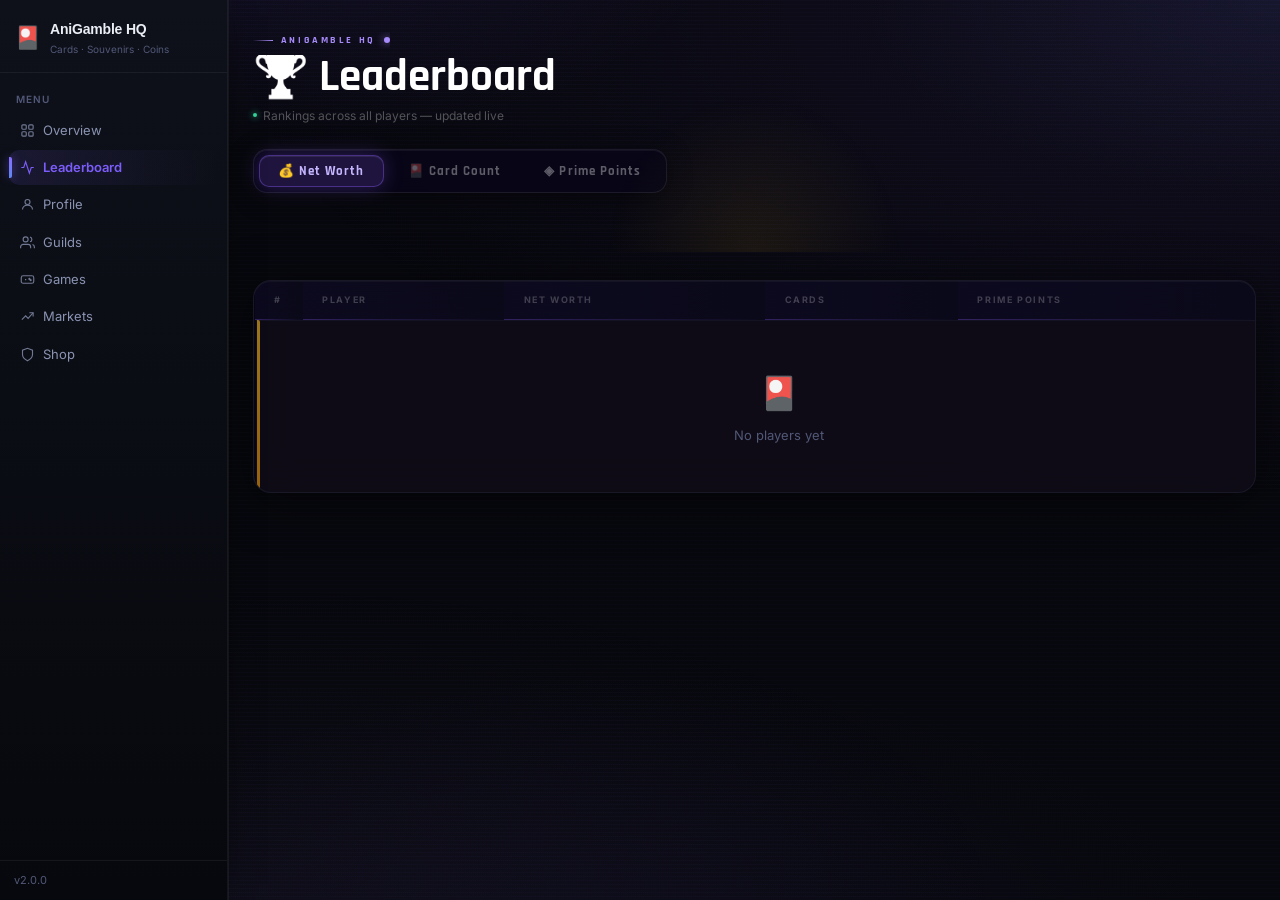
<file: leaderboard.html>
<!DOCTYPE html>
<html lang="en">
<head>
  <meta charset="UTF-8" />
  <meta name="viewport" content="width=device-width, initial-scale=1.0" />
  <title>AniGamble HQ — Leaderboard</title>
  <link rel="stylesheet" href="css/style.css" />
  <link rel="stylesheet" href="css/dashboard.css" />
  <link rel="stylesheet" href="css/animations.css" />
  <link rel="stylesheet" href="css/premium.css">
  <link href="https://fonts.googleapis.com/css2?family=Rajdhani:wght@500;600;700&family=Inter:wght@400;500&display=swap" rel="stylesheet" />
  <style>
    /* ═══════════════════════════════════════════════════
       ANIGAMBLE HQ — LEADERBOARD — ULTRA CSS
       Signature: scanline aurora bg + particle burst on podium hover
       + magnetic row highlight + liquid tab indicator
    ═══════════════════════════════════════════════════ */

    /* ── KEYFRAMES ── */
    @keyframes riseUp {
      0%   { opacity:0; transform: translateY(40px) scale(0.92); filter: blur(4px); }
      60%  { filter: blur(0); }
      100% { opacity:1; transform: translateY(0) scale(1); }
    }
    @keyframes crownFloat {
      0%,100% { transform: translateX(-50%) translateY(0) rotate(-3deg); }
      33%     { transform: translateX(-50%) translateY(-6px) rotate(3deg); }
      66%     { transform: translateX(-50%) translateY(-3px) rotate(-1deg); }
    }
    @keyframes crownGlow {
      0%,100% { text-shadow: 0 0 8px rgba(251,191,36,0.6), 0 0 20px rgba(251,191,36,0.3); }
      50%     { text-shadow: 0 0 20px rgba(251,191,36,1),  0 0 40px rgba(251,191,36,0.6), 0 0 60px rgba(251,191,36,0.2); }
    }
    @keyframes fadeRow {
      from { opacity:0; transform: translateX(-16px); }
      to   { opacity:1; transform: translateX(0); }
    }
    @keyframes scanPulse {
      0%,100% { opacity: 0.018; }
      50%     { opacity: 0.04; }
    }
    @keyframes auroraShift {
      0%   { background-position: 0% 50%; }
      50%  { background-position: 100% 50%; }
      100% { background-position: 0% 50%; }
    }
    @keyframes tabSlide {
      from { transform: scaleX(0); opacity: 0; }
      to   { transform: scaleX(1); opacity: 1; }
    }
    @keyframes podiumRise {
      0%   { transform: scaleY(0); transform-origin: bottom; }
      100% { transform: scaleY(1); transform-origin: bottom; }
    }
    @keyframes pulseRing {
      0%   { transform: translateX(-50%) scale(1); opacity: 0.7; }
      100% { transform: translateX(-50%) scale(2.2); opacity: 0; }
    }
    @keyframes shimmer {
      0%   { background-position: -200% center; }
      100% { background-position: 200% center; }
    }
    @keyframes goldPulse {
      0%,100% { box-shadow: 0 0 0 0 rgba(251,191,36,0); }
      50%     { box-shadow: 0 0 0 6px rgba(251,191,36,0.15), 0 0 30px rgba(251,191,36,0.1); }
    }
    @keyframes rankBadgePop {
      0%   { transform: scale(0.5) rotate(-10deg); opacity:0; }
      70%  { transform: scale(1.15) rotate(3deg); }
      100% { transform: scale(1) rotate(0deg); opacity:1; }
    }
    @keyframes particleDrift {
      0%   { opacity: 1; transform: translate(0,0) scale(1); }
      100% { opacity: 0; transform: translate(var(--dx), var(--dy)) scale(0); }
    }
    @keyframes borderTrace {
      0%   { background-position: 0% 0%; }
      100% { background-position: 300% 0%; }
    }
    @keyframes floatGlow {
      0%,100% { box-shadow: 0 4px 24px rgba(139,92,246,0.15), 0 0 0 1px rgba(139,92,246,0.12); }
      50%     { box-shadow: 0 8px 40px rgba(139,92,246,0.3),  0 0 0 1px rgba(139,92,246,0.25); }
    }
    @keyframes liveDot {
      0%,100% { opacity:1; transform:scale(1); }
      50%     { opacity:0.3; transform:scale(0.6); }
    }
    @keyframes slideInSection {
      from { opacity:0; transform: translateY(12px); }
      to   { opacity:1; transform: translateY(0); }
    }
    @keyframes headerGlitch {
      0%,94%,100% { text-shadow: none; transform: none; }
      95% { text-shadow: 2px 0 #a78bfa, -2px 0 #34d399; transform: translateX(1px); }
      97% { text-shadow: -2px 0 #a78bfa, 2px 0 #34d399; transform: translateX(-1px); }
    }
    @keyframes eyebrowScan {
      0%   { clip-path: inset(0 100% 0 0); }
      100% { clip-path: inset(0 0% 0 0); }
    }
    @keyframes valueCountUp {
      from { opacity: 0; transform: translateY(6px); }
      to   { opacity: 1; transform: translateY(0); }
    }

    /* ── AMBIENT BACKGROUND ── */
    .main::before {
      content: '';
      position: fixed; inset: 0;
      background: repeating-linear-gradient(
        0deg, transparent, transparent 3px,
        rgba(139,92,246,0.022) 3px, rgba(139,92,246,0.022) 4px
      );
      pointer-events: none; z-index: 0;
      animation: scanPulse 4s ease-in-out infinite;
    }
    .main::after {
      content: '';
      position: fixed; inset: 0;
      background: radial-gradient(ellipse 60% 40% at 50% 0%, rgba(139,92,246,0.08) 0%, transparent 70%),
                  radial-gradient(ellipse 40% 60% at 80% 100%, rgba(99,102,241,0.05) 0%, transparent 60%),
                  radial-gradient(ellipse 50% 30% at 10% 50%, rgba(167,139,250,0.04) 0%, transparent 60%);
      pointer-events: none; z-index: 0;
      animation: auroraShift 12s ease-in-out infinite;
      background-size: 200% 200%;
    }
    .main > * { position: relative; z-index: 1; }

    /* ── PAGE HEADER ── */
    .lb-header {
      margin-bottom: 1.75rem;
      position: relative;
    }
    .lb-eyebrow {
      font-family: 'Rajdhani', sans-serif;
      font-size: 10px; font-weight: 700;
      letter-spacing: 0.28em; text-transform: uppercase;
      color: #a78bfa; margin-bottom: 0.5rem;
      animation: eyebrowScan 0.8s cubic-bezier(0.4,0,0.2,1) forwards;
      display: inline-flex; align-items: center; gap: 8px;
    }
    .lb-eyebrow::before {
      content: '';
      display: inline-block; width: 20px; height: 1px;
      background: linear-gradient(90deg, transparent, #a78bfa);
    }
    .lb-eyebrow::after {
      content: '';
      display: inline-block; width: 6px; height: 6px;
      border-radius: 50%;
      background: #a78bfa;
      animation: liveDot 1.4s ease-in-out infinite;
      box-shadow: 0 0 8px rgba(167,139,250,0.8);
    }
    .lb-title {
      font-family: 'Rajdhani', sans-serif;
      font-size: clamp(2rem, 5vw, 3.2rem);
      font-weight: 700; color: #fff; line-height: 1.0;
      animation: headerGlitch 8s ease-in-out infinite;
      background: linear-gradient(135deg, #fff 30%, #c4b5fd 60%, #fff 80%);
      background-size: 200% auto;
      -webkit-background-clip: text;
      -webkit-text-fill-color: transparent;
      background-clip: text;
      animation: shimmer 5s linear infinite, headerGlitch 8s ease-in-out infinite;
    }
    .lb-sub {
      font-size: 12px; color: rgba(255,255,255,0.3); margin-top: 6px;
      display: flex; align-items: center; gap: 6px;
    }
    .lb-sub::before {
      content: '';
      display: inline-block; width: 4px; height: 4px; border-radius: 50%;
      background: #34d399;
      box-shadow: 0 0 6px #34d399;
      animation: liveDot 2s ease-in-out infinite;
    }

    /* ── TABS — liquid morphing ── */
    .lb-tabs {
      display: flex; gap: 4px; margin-bottom: 1.75rem;
      background: rgba(8,6,24,0.8);
      border: 1px solid rgba(255,255,255,0.08);
      border-radius: 14px;
      padding: 5px;
      width: fit-content;
      backdrop-filter: blur(12px);
      box-shadow: 0 4px 24px rgba(0,0,0,0.4), inset 0 1px 0 rgba(255,255,255,0.05);
      position: relative;
    }
    .lb-tab {
      font-family: 'Rajdhani', sans-serif;
      font-size: 13px; font-weight: 700; letter-spacing: 0.08em;
      padding: 0.55rem 1.4rem; border-radius: 10px;
      border: none; background: transparent;
      color: rgba(255,255,255,0.35); cursor: pointer;
      transition: color 0.25s, transform 0.2s;
      position: relative;
      z-index: 1;
    }
    .lb-tab::after {
      content: '';
      position: absolute; inset: 0;
      border-radius: 10px;
      background: rgba(139,92,246,0.18);
      border: 1px solid rgba(139,92,246,0.4);
      opacity: 0;
      transform: scale(0.85);
      transition: opacity 0.25s, transform 0.25s;
      z-index: -1;
    }
    .lb-tab.active { color: #c4b5fd; }
    .lb-tab.active::after {
      opacity: 1; transform: scale(1);
      box-shadow: 0 0 20px rgba(139,92,246,0.3), inset 0 1px 0 rgba(255,255,255,0.08);
      animation: floatGlow 3s ease-in-out infinite;
    }
    .lb-tab:not(.active):hover {
      color: rgba(255,255,255,0.7);
      transform: translateY(-1px);
    }
    .lb-tab:not(.active):hover::after { opacity: 0.35; transform: scale(0.95); }

    /* ── SECTION TRANSITION ── */
    #section-net, #section-cards, #section-pp {
      animation: slideInSection 0.35s cubic-bezier(0.4,0,0.2,1) forwards;
    }

    /* ── PODIUM ── */
    .podium {
      display: flex; align-items: flex-end; justify-content: center;
      gap: 1.25rem; margin-bottom: 2rem;
      padding: 2.5rem 1rem 0;
      position: relative;
    }
    /* Spotlight beams behind podium */
    .podium::before {
      content: '';
      position: absolute;
      bottom: 0; left: 50%; transform: translateX(-50%);
      width: 300px; height: 160px;
      background: radial-gradient(ellipse at bottom, rgba(251,191,36,0.08) 0%, transparent 70%);
      pointer-events: none;
    }

    .podium-slot {
      display: flex; flex-direction: column; align-items: center; gap: 8px;
      animation: riseUp 0.7s cubic-bezier(0.34,1.56,0.64,1) forwards;
      opacity: 0; cursor: pointer;
      transition: transform 0.3s cubic-bezier(0.34,1.56,0.64,1);
      position: relative;
    }
    .podium-slot:nth-child(1) { animation-delay: 0.18s; }
    .podium-slot:nth-child(2) { animation-delay: 0.05s; }
    .podium-slot:nth-child(3) { animation-delay: 0.32s; }
    .podium-slot:hover { transform: translateY(-6px) scale(1.04); }

    /* Particle rings on podium hover */
    .podium-slot::before {
      content: '';
      position: absolute; bottom: 0; left: 50%;
      width: 80px; height: 80px;
      border-radius: 50%;
      border: 1px solid rgba(139,92,246,0.4);
      transform: translateX(-50%) scale(0);
      pointer-events: none;
      transition: none;
    }
    .podium-slot:hover::before {
      animation: pulseRing 0.6s ease-out forwards;
    }

    .podium-medal {
      font-size: 26px; margin-bottom: 2px;
      filter: drop-shadow(0 0 8px rgba(255,255,255,0.3));
      transition: transform 0.3s;
    }
    .podium-slot:hover .podium-medal { transform: rotate(15deg) scale(1.2); }

    .podium-avatar-wrap {
      position: relative;
      transition: filter 0.3s;
    }
    /* Glow ring behind avatar */
    .podium-slot.p1 .podium-avatar-wrap::after {
      content: '';
      position: absolute; inset: -4px;
      border-radius: 50%;
      background: conic-gradient(from 0deg, #fbbf24, #f59e0b, #fbbf24, #fde68a, #fbbf24);
      z-index: -1;
      animation: borderTrace 2s linear infinite;
      background-size: 300% 100%;
      filter: blur(1px);
    }
    .podium-slot.p2 .podium-avatar-wrap::after {
      content: '';
      position: absolute; inset: -3px;
      border-radius: 50%;
      background: conic-gradient(from 0deg, #94a3b8, #cbd5e1, #94a3b8, #e2e8f0, #94a3b8);
      z-index: -1;
      animation: borderTrace 3s linear infinite;
      background-size: 300% 100%;
      filter: blur(1px);
    }
    .podium-slot.p3 .podium-avatar-wrap::after {
      content: '';
      position: absolute; inset: -3px;
      border-radius: 50%;
      background: conic-gradient(from 0deg, #b4783c, #d4a06a, #b4783c, #e8c49a, #b4783c);
      z-index: -1;
      animation: borderTrace 4s linear infinite;
      background-size: 300% 100%;
      filter: blur(1px);
    }

    .podium-crown {
      position: absolute; top: -22px; left: 50%;
      font-size: 22px;
      animation: crownFloat 2.8s ease-in-out infinite, crownGlow 2s ease-in-out infinite;
      filter: drop-shadow(0 0 6px rgba(251,191,36,0.8));
    }

    .podium-name {
      font-family: 'Rajdhani', sans-serif; font-size: 13px; font-weight: 700;
      color: #e2e8f0; text-align: center; max-width: 90px;
      white-space: nowrap; overflow: hidden; text-overflow: ellipsis;
      letter-spacing: 0.04em;
    }
    .podium-val {
      font-family: 'Rajdhani', sans-serif; font-size: 14px; font-weight: 700;
      text-align: center;
      animation: valueCountUp 0.4s ease forwards;
    }

    /* Podium block — animated scaleY rise */
    .podium-block {
      border-radius: 12px 12px 0 0;
      width: 84px;
      display: flex; align-items: center; justify-content: center;
      font-family: 'Rajdhani', sans-serif; font-size: 1.5rem; font-weight: 700;
      color: rgba(255,255,255,0.15);
      animation: podiumRise 0.6s cubic-bezier(0.34,1.56,0.64,1) 0.5s both;
      position: relative;
      overflow: hidden;
    }
    /* Shimmer sweep on blocks */
    .podium-block::after {
      content: '';
      position: absolute; inset: 0;
      background: linear-gradient(105deg, transparent 30%, rgba(255,255,255,0.07) 50%, transparent 70%);
      background-size: 200% 100%;
      animation: shimmer 3s linear infinite;
    }

    /* 1st place */
    .podium-slot.p1 .podium-block {
      height: 84px;
      background: linear-gradient(180deg, rgba(251,191,36,0.28) 0%, rgba(251,191,36,0.08) 100%);
      border: 1px solid rgba(251,191,36,0.4);
      box-shadow: 0 0 30px rgba(251,191,36,0.12), inset 0 1px 0 rgba(251,191,36,0.3);
      animation: podiumRise 0.6s cubic-bezier(0.34,1.56,0.64,1) 0.4s both, goldPulse 3s ease-in-out infinite;
    }
    .podium-slot.p1 .podium-val { color: #fbbf24; text-shadow: 0 0 12px rgba(251,191,36,0.5); }

    /* 2nd */
    .podium-slot.p2 .podium-block {
      height: 60px;
      background: linear-gradient(180deg, rgba(148,163,184,0.22) 0%, rgba(148,163,184,0.07) 100%);
      border: 1px solid rgba(148,163,184,0.28);
      box-shadow: 0 0 20px rgba(148,163,184,0.08);
    }
    .podium-slot.p2 .podium-val { color: #94a3b8; }

    /* 3rd */
    .podium-slot.p3 .podium-block {
      height: 42px;
      background: linear-gradient(180deg, rgba(180,120,60,0.22) 0%, rgba(180,120,60,0.07) 100%);
      border: 1px solid rgba(180,120,60,0.28);
      box-shadow: 0 0 20px rgba(180,120,60,0.08);
    }
    .podium-slot.p3 .podium-val { color: #d4954a; }

    /* ── LEADERBOARD CARD ── */
    .lb-card {
      background: rgba(8,6,24,0.85);
      border: 1px solid rgba(255,255,255,0.07);
      border-radius: 18px;
      overflow: hidden;
      backdrop-filter: blur(20px);
      box-shadow: 0 8px 48px rgba(0,0,0,0.5), 0 1px 0 rgba(255,255,255,0.04) inset;
      transition: box-shadow 0.4s;
    }
    .lb-card:hover {
      box-shadow: 0 12px 60px rgba(0,0,0,0.6), 0 0 0 1px rgba(139,92,246,0.12), 0 1px 0 rgba(255,255,255,0.05) inset;
    }
    .lb-card table { width: 100%; border-collapse: collapse; }

    .lb-card th {
      font-size: 9px; letter-spacing: 0.18em; text-transform: uppercase;
      color: rgba(255,255,255,0.22); font-weight: 700;
      padding: 0.85rem 1.4rem;
      text-align: left;
      border-bottom: 1px solid rgba(255,255,255,0.05);
      background: linear-gradient(90deg, rgba(139,92,246,0.04), rgba(255,255,255,0.01));
      position: relative;
    }
    .lb-card th::after {
      content: '';
      position: absolute; bottom: 0; left: 0; right: 0; height: 1px;
      background: linear-gradient(90deg, rgba(139,92,246,0.3), transparent);
    }

    .lb-card td {
      padding: 0.8rem 1.4rem; font-size: 13px; color: #94a3b8;
      border-bottom: 1px solid rgba(255,255,255,0.035);
      transition: color 0.2s;
    }

    /* Fancy row hover — magnetic highlight */
    .lb-card tbody tr {
      cursor: pointer;
      position: relative;
      transition: background 0.2s, transform 0.15s;
      animation: fadeRow 0.35s ease forwards;
      opacity: 0;
    }
    .lb-card tbody tr::before {
      content: '';
      position: absolute; left: 0; top: 0; bottom: 0; width: 3px;
      background: linear-gradient(180deg, #a78bfa, #7c3aed);
      opacity: 0;
      transition: opacity 0.2s;
      border-radius: 0 2px 2px 0;
    }
    .lb-card tbody tr:hover { background: rgba(139,92,246,0.06); }
    .lb-card tbody tr:hover::before { opacity: 1; }
    .lb-card tbody tr:hover td { color: #e2e8f0; }
    .lb-card tbody tr:last-child td { border-bottom: none; }

    /* Top 3 rows — special treatment */
    .lb-card tbody tr:nth-child(1) { background: rgba(251,191,36,0.03); }
    .lb-card tbody tr:nth-child(1)::before {
      background: linear-gradient(180deg, #fbbf24, #f59e0b);
      opacity: 0.6;
    }
    .lb-card tbody tr:nth-child(2) { background: rgba(148,163,184,0.02); }
    .lb-card tbody tr:nth-child(2)::before {
      background: linear-gradient(180deg, #94a3b8, #64748b);
      opacity: 0.5;
    }
    .lb-card tbody tr:nth-child(3) { background: rgba(180,120,60,0.02); }
    .lb-card tbody tr:nth-child(3)::before {
      background: linear-gradient(180deg, #b4783c, #8b5a2b);
      opacity: 0.5;
    }

    /* ── RANK NUMBER ── */
    .rank-num {
      font-family: 'Rajdhani', sans-serif; font-size: 14px; font-weight: 700;
      color: rgba(255,255,255,0.18); width: 36px; display: inline-block;
      text-align: center; letter-spacing: 0.02em;
    }
    .rank-top {
      color: transparent;
      background: linear-gradient(135deg, #fbbf24, #fde68a);
      -webkit-background-clip: text;
      background-clip: text;
      font-size: 18px;
      animation: rankBadgePop 0.5s cubic-bezier(0.34,1.56,0.64,1) forwards;
      filter: drop-shadow(0 0 6px rgba(251,191,36,0.4));
    }

    /* ── VALUE HIGHLIGHTS ── */
    .val-gold {
      font-family:'Rajdhani',sans-serif; font-weight:700; color:#fbbf24;
      text-shadow: 0 0 10px rgba(251,191,36,0.3);
      animation: valueCountUp 0.4s ease both;
    }
    .val-purple { font-family:'Rajdhani',sans-serif; font-weight:700; color:#a78bfa; }
    .val-green  {
      font-family:'Rajdhani',sans-serif; font-weight:700; color:#34d399;
      text-shadow: 0 0 8px rgba(52,211,153,0.25);
    }
    .val-white  { font-family:'Rajdhani',sans-serif; font-weight:700; color:#e2e8f0; }

    /* ── CARD COUNT BADGE ── */
    .card-count {
      display: inline-flex; align-items: center; gap: 5px;
      background: linear-gradient(135deg, rgba(139,92,246,0.18), rgba(99,102,241,0.1));
      border: 1px solid rgba(139,92,246,0.35);
      border-radius: 20px;
      padding: 4px 12px;
      font-family: 'Rajdhani', sans-serif; font-size: 13px; font-weight: 700;
      color: #c4b5fd;
      transition: all 0.2s;
      box-shadow: 0 0 0 0 rgba(139,92,246,0);
    }
    .lb-card tbody tr:hover .card-count {
      border-color: rgba(139,92,246,0.6);
      box-shadow: 0 0 12px rgba(139,92,246,0.2);
      background: rgba(139,92,246,0.25);
    }

    /* ── SECTION CARD HEADERS (cards & pp boards) ── */
    .lb-card > div:first-child {
      position: relative;
      overflow: hidden;
    }
    .lb-card > div:first-child::after {
      content: '';
      position: absolute; inset: 0;
      background: linear-gradient(105deg, transparent 40%, rgba(139,92,246,0.06) 50%, transparent 60%);
      background-size: 200% 100%;
      animation: shimmer 4s linear infinite;
      pointer-events: none;
    }

    /* ── RESPONSIVE ── */
    @media (max-width: 600px) {
      .podium { gap: 0.6rem; }
      .podium-block { width: 64px; }
      .lb-card th:nth-child(4),
      .lb-card td:nth-child(4) { display: none; }
      .lb-title { font-size: 1.9rem; }
    }

    /* ── REDUCED MOTION ── */
    @media (prefers-reduced-motion: reduce) {
      *, *::before, *::after {
        animation-duration: 0.01ms !important;
        transition-duration: 0.01ms !important;
      }
    }
  </style>
</head>
<body>
<div class="layout">
  <aside class="sidebar" id="sidebar"></aside>
  <main class="main">

    <!-- ── HEADER ── -->
    <div class="lb-header fade-in">
      <div class="lb-eyebrow">AniGamble HQ</div>
      <div class="lb-title">🏆 Leaderboard</div>
      <div class="lb-sub">Rankings across all players — updated live</div>
    </div>

    <!-- ── TABS ── -->
    <div class="lb-tabs">
      <button class="lb-tab active" id="tab-net"   onclick="switchTab('net',this)">💰 Net Worth</button>
      <button class="lb-tab"        id="tab-cards" onclick="switchTab('cards',this)">🎴 Card Count</button>
      <button class="lb-tab"        id="tab-pp"    onclick="switchTab('pp',this)">◈ Prime Points</button>
    </div>

    <!-- ── NET WORTH SECTION ── -->
    <div id="section-net" class="fade-in">
      <div id="podium-net" class="podium"></div>
      <div class="lb-card">
        <table>
          <thead>
            <tr>
              <th style="width:48px">#</th>
              <th>Player</th>
              <th>Net Worth</th>
              <th>Cards</th>
              <th>Prime Points</th>
            </tr>
          </thead>
          <tbody id="lb-body">
            <tr><td colspan="5"><div class="loader"><div class="spinner"></div> Loading...</div></td></tr>
          </tbody>
        </table>
      </div>
    </div>

    <!-- ── CARDS SECTION ── -->
    <div id="section-cards" style="display:none;" class="fade-in">
      <div id="podium-cards" class="podium"></div>
      <div class="lb-card" style="border-color:rgba(139,92,246,0.25);">
        <div style="display:flex;align-items:center;gap:10px;padding:1rem 1.25rem;border-bottom:1px solid rgba(139,92,246,0.15);background:rgba(139,92,246,0.05);">
          <span style="font-size:20px;">🎴</span>
          <div>
            <div style="font-family:'Rajdhani',sans-serif;font-weight:700;font-size:14px;color:#a78bfa;">Card Collectors Board</div>
            <div style="font-size:11px;color:rgba(255,255,255,0.3);">Ranked by total cards held. Collect more to climb.</div>
          </div>
        </div>
        <table>
          <thead>
            <tr>
              <th style="width:48px">#</th>
              <th>Player</th>
              <th>Cards Held</th>
              <th>Net Worth</th>
            </tr>
          </thead>
          <tbody id="cards-lb-body">
            <tr><td colspan="4"><div class="loader"><div class="spinner"></div> Loading...</div></td></tr>
          </tbody>
        </table>
      </div>
    </div>

    <!-- ── PRIME POINTS SECTION ── -->
    <div id="section-pp" style="display:none;" class="fade-in">
      <div id="podium-pp" class="podium"></div>
      <div class="lb-card" style="border-color:rgba(139,92,246,0.25);">
        <div style="display:flex;align-items:center;gap:10px;padding:1rem 1.25rem;border-bottom:1px solid rgba(139,92,246,0.15);background:rgba(139,92,246,0.05);">
          <span style="font-size:20px;">◈</span>
          <div>
            <div style="font-family:'Rajdhani',sans-serif;font-weight:700;font-size:14px;color:#a78bfa;">Prime Points Board</div>
            <div style="font-size:11px;color:rgba(255,255,255,0.3);">Ranked by Prime Points earned from games. Win more to climb.</div>
          </div>
        </div>
        <table>
          <thead>
            <tr>
              <th style="width:48px">#</th>
              <th>Player</th>
              <th>Prime Points</th>
              <th>Rank</th>
            </tr>
          </thead>
          <tbody id="pp-lb-body">
            <tr><td colspan="4"><div class="loader"><div class="spinner"></div> Loading...</div></td></tr>
          </tbody>
        </table>
      </div>
    </div>

  </main>
</div>

<div class="modal-overlay" id="modal">
  <div class="modal" id="modal-content"></div>
</div>

<script src="data/config.js"></script>
<script src="js/api.js"></script>
<script src="js/app.js"></script>
<script src="js/profile.js"></script>
<script src="js/leaderboard.js"></script>
<script>
let allUsers = [];

function switchTab(tab, el) {
  document.getElementById('section-net').style.display   = tab === 'net'   ? '' : 'none';
  document.getElementById('section-cards').style.display = tab === 'cards' ? '' : 'none';
  document.getElementById('section-pp').style.display    = tab === 'pp'    ? '' : 'none';
  document.querySelectorAll('.lb-tab').forEach(t => t.classList.remove('active'));
  if (el) el.classList.add('active');
  if (tab === 'pp' && !ppLeaderboardLoadedOnce) loadPPLeaderboard();
}

function buildPodium(containerId, sorted, valueKey, formatFn) {
  const top = sorted.slice(0, 3);
  // Reorder: 2nd, 1st, 3rd for visual podium
  const order = [top[1], top[0], top[2]].filter(Boolean);
  const posClass = ['p2','p1','p3'];
  const medals   = ['🥈','🥇','🥉'];
  const heights  = [52,72,38];

  const container = document.getElementById(containerId);
  if (!top.length) { container.innerHTML = ''; return; }

  container.innerHTML = order.map((u, i) => {
    const isFirst = order[i] === top[0];
    return `
      <div class="podium-slot ${posClass[i]}" onclick="openProfileModal('${u.phone}')">
        <div class="podium-medal">${medals[i]}</div>
        <div class="podium-avatar-wrap">
          ${isFirst ? '<div class="podium-crown">👑</div>' : ''}
          ${App.renderAvatar(u, isFirst ? 44 : 36)}
        </div>
        <div class="podium-name">${u.name}</div>
        <div class="podium-val">${formatFn(u[valueKey])}</div>
        <div class="podium-block" style="height:${heights[i]}px">${i===1?'1':(i===0?'2':'3')}</div>
      </div>
    `;
  }).join('');
}

function renderNetBoard(users) {
  const sorted = [...users].sort((a,b) => b.netWorth - a.netWorth);
  buildPodium('podium-net', sorted, 'netWorth', App.formatCoins);

  const medals = ['🥇','🥈','🥉'];
  document.getElementById('lb-body').innerHTML = sorted.map((u, i) => `
    <tr style="animation-delay:${Math.min(i*0.04,0.6)}s" onclick="openProfileModal('${u.phone}')">
      <td><span class="rank-num ${i<3?'rank-top':''}">${medals[i] || (i+1)}</span></td>
      <td>
        <div class="user-cell">
          ${App.renderAvatar(u, 30)}
          <div class="user-cell-info">
            <div class="user-cell-name">${u.name}</div>
            <div class="user-cell-phone">${u.phone || u.id}</div>
          </div>
        </div>
      </td>
      <td class="val-gold">${App.formatCoins(u.netWorth)}</td>
      <td><span class="card-count">🎴 ${u.cards.length}</span></td>
      <td class="val-green">${u.primePoints ?? u.souvenirs?.length ?? 0} ◈</td>
    </tr>
  `).join('');
}

function renderCardsBoard(users) {
  const sorted = [...users].sort((a,b) => b.cards.length - a.cards.length);
  buildPodium('podium-cards', sorted, 'cards', v => `🎴 ${v.length}`);

  const medals = ['🥇','🥈','🥉'];
  document.getElementById('cards-lb-body').innerHTML = sorted.map((u, i) => `
    <tr style="animation-delay:${Math.min(i*0.04,0.6)}s" onclick="openProfileModal('${u.phone}')">
      <td><span class="rank-num ${i<3?'rank-top':''}">${medals[i] || (i+1)}</span></td>
      <td>
        <div class="user-cell">
          ${App.renderAvatar(u, 30)}
          <div class="user-cell-info">
            <div class="user-cell-name">${u.name}</div>
            <div class="user-cell-phone">${u.phone || u.id}</div>
          </div>
        </div>
      </td>
      <td><span class="card-count" style="font-size:15px;">🎴 ${u.cards.length}</span></td>
      <td class="val-gold">${App.formatCoins(u.netWorth)}</td>
    </tr>
  `).join('');
}

document.addEventListener('DOMContentLoaded', async () => {
  renderSidebar('leaderboard');
  const raw = await API.getAllUsers();
  allUsers  = App.parseUsers(raw);
  renderNetBoard(allUsers);
  renderCardsBoard(allUsers);
});
</script>
</body>
</html>
</file>
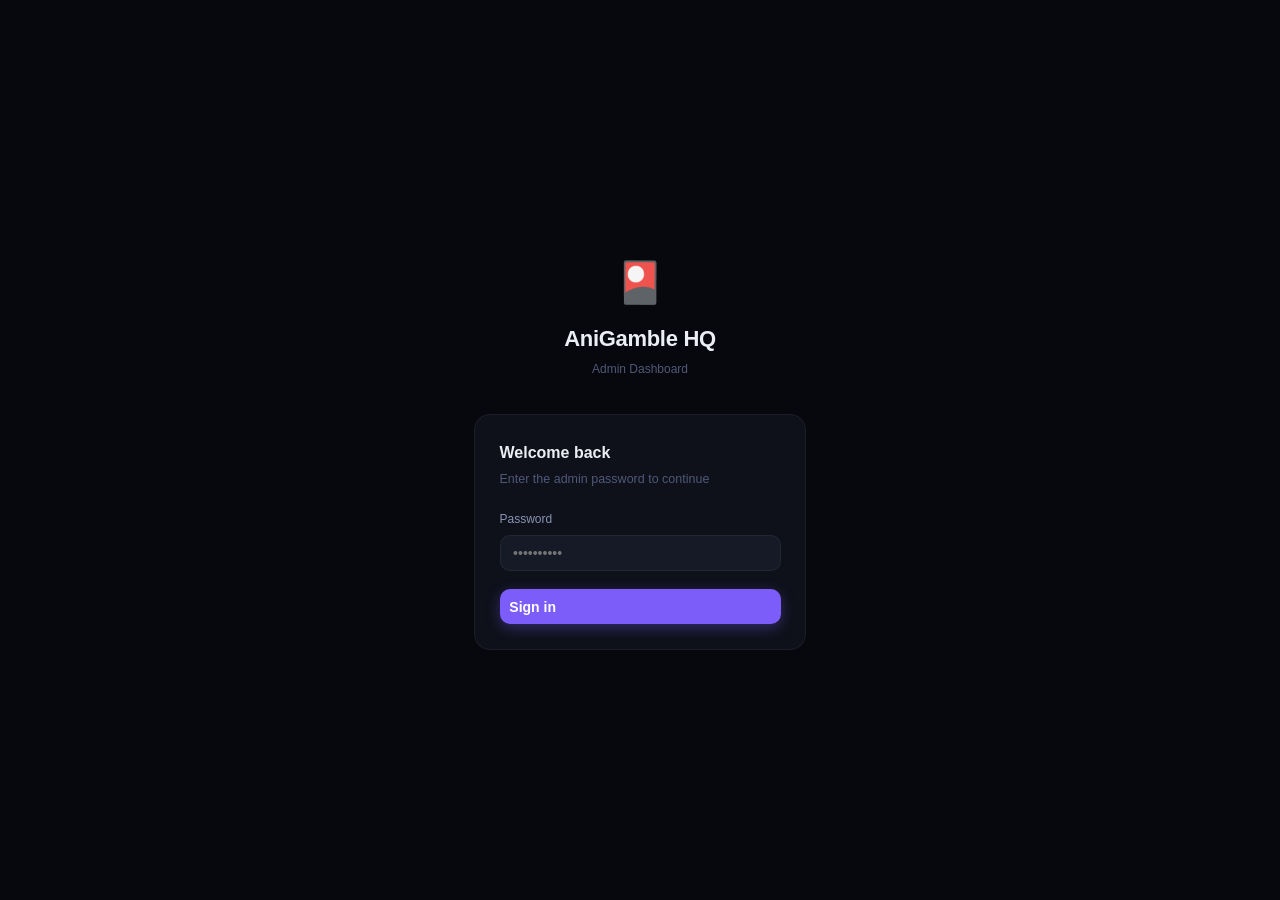
<file: login.html>
<!DOCTYPE html>
<html lang="en">
<head>
  <meta charset="UTF-8"/>
  <meta name="viewport" content="width=device-width,initial-scale=1.0"/>
  <title>AniGamble HQ — Login</title>
  <link rel="stylesheet" href="css/style.css"/>
  <link rel="stylesheet" href="css/animations.css"/>
   <link rel="stylesheet" href="css/premium.css">
  <style>
    body { display:flex; align-items:center; justify-content:center; min-height:100vh; background:var(--bg); }

    .login-wrap {
      width: 100%;
      max-width: 360px;
      padding: 1rem;
    }

    .login-brand {
      text-align: center;
      margin-bottom: 2.5rem;
    }

    .login-logo {
      font-size: 40px;
      display: block;
      margin-bottom: 0.5rem;
      animation: float 3s ease-in-out infinite;
    }

    @keyframes float {
      0%,100% { transform: translateY(0); }
      50%      { transform: translateY(-6px); }
    }

    .login-name {
      font-family: var(--font-display);
      font-size: 22px;
      font-weight: 700;
      color: var(--text);
      letter-spacing: -0.3px;
    }

    .login-tag {
      font-size: 12px;
      color: var(--text-3);
      margin-top: 4px;
    }

    .login-card {
      background: var(--bg-2);
      border: 1px solid var(--border);
      border-radius: var(--radius-lg);
      padding: 1.75rem;
    }

    .login-card h2 {
      font-family: var(--font-display);
      font-size: 16px;
      font-weight: 600;
      margin-bottom: 0.25rem;
    }

    .login-card p {
      font-size: 12.5px;
      color: var(--text-3);
      margin-bottom: 1.5rem;
    }

    .field { margin-bottom: 1rem; }

    .field label {
      display: block;
      font-size: 12px;
      color: var(--text-2);
      margin-bottom: 6px;
      font-weight: 500;
    }

    .field input {
      width: 100%;
      background: var(--bg-3);
      border: 1px solid var(--border);
      border-radius: var(--radius);
      padding: 0.65rem 0.9rem;
      color: var(--text);
      font-size: 14px;
      outline: none;
      transition: border-color 0.15s;
    }

    .field input:focus { border-color: var(--accent); }

    .login-btn {
      width: 100%;
      background: var(--accent);
      color: #fff;
      border: none;
      border-radius: var(--radius);
      padding: 0.7rem;
      font-size: 14px;
      font-weight: 600;
      font-family: var(--font-display);
      cursor: pointer;
      transition: opacity 0.15s, transform 0.1s;
      margin-top: 0.25rem;
    }

    .login-btn:hover { opacity: 0.88; }
    .login-btn:active { transform: scale(0.98); }

    .login-error {
      background: rgba(226,75,74,0.12);
      border: 1px solid rgba(226,75,74,0.25);
      color: #E24B4A;
      border-radius: var(--radius);
      padding: 0.6rem 0.85rem;
      font-size: 12.5px;
      margin-top: 0.85rem;
      display: none;
    }

    .login-error.show { display: block; animation: fadeIn 0.2s ease; }
  </style>
</head>
<body>
<div class="login-wrap fade-in">
  <div class="login-brand">
    <span class="login-logo">🎴</span>
    <div class="login-name">AniGamble HQ</div>
    <div class="login-tag">Admin Dashboard</div>
  </div>

  <div class="login-card">
    <h2>Welcome back</h2>
    <p>Enter the admin password to continue</p>

    <div class="field">
      <label>Password</label>
      <input type="password" id="pw-input" placeholder="••••••••••" autocomplete="current-password"/>
    </div>

    <button class="login-btn" id="login-btn">Sign in</button>
    <div class="login-error" id="login-error">Incorrect password. Try again.</div>
  </div>
</div>

<script src="data/config.js"></script>
<script src="js/auth.js"></script>
<script>
  // Already logged in → skip to dashboard
  if (Auth.isLoggedIn()) window.location.href = 'index.html';

  function attemptLogin() {
    const pw = document.getElementById('pw-input').value;
    const err = document.getElementById('login-error');
    if (Auth.login(pw)) {
      window.location.href = 'index.html';
    } else {
      err.classList.add('show');
      document.getElementById('pw-input').value = '';
      document.getElementById('pw-input').focus();
      setTimeout(() => err.classList.remove('show'), 3000);
    }
  }

  document.getElementById('login-btn').addEventListener('click', attemptLogin);
  document.getElementById('pw-input').addEventListener('keydown', e => {
    if (e.key === 'Enter') attemptLogin();
  });
</script>
</body>
</html>
</file>
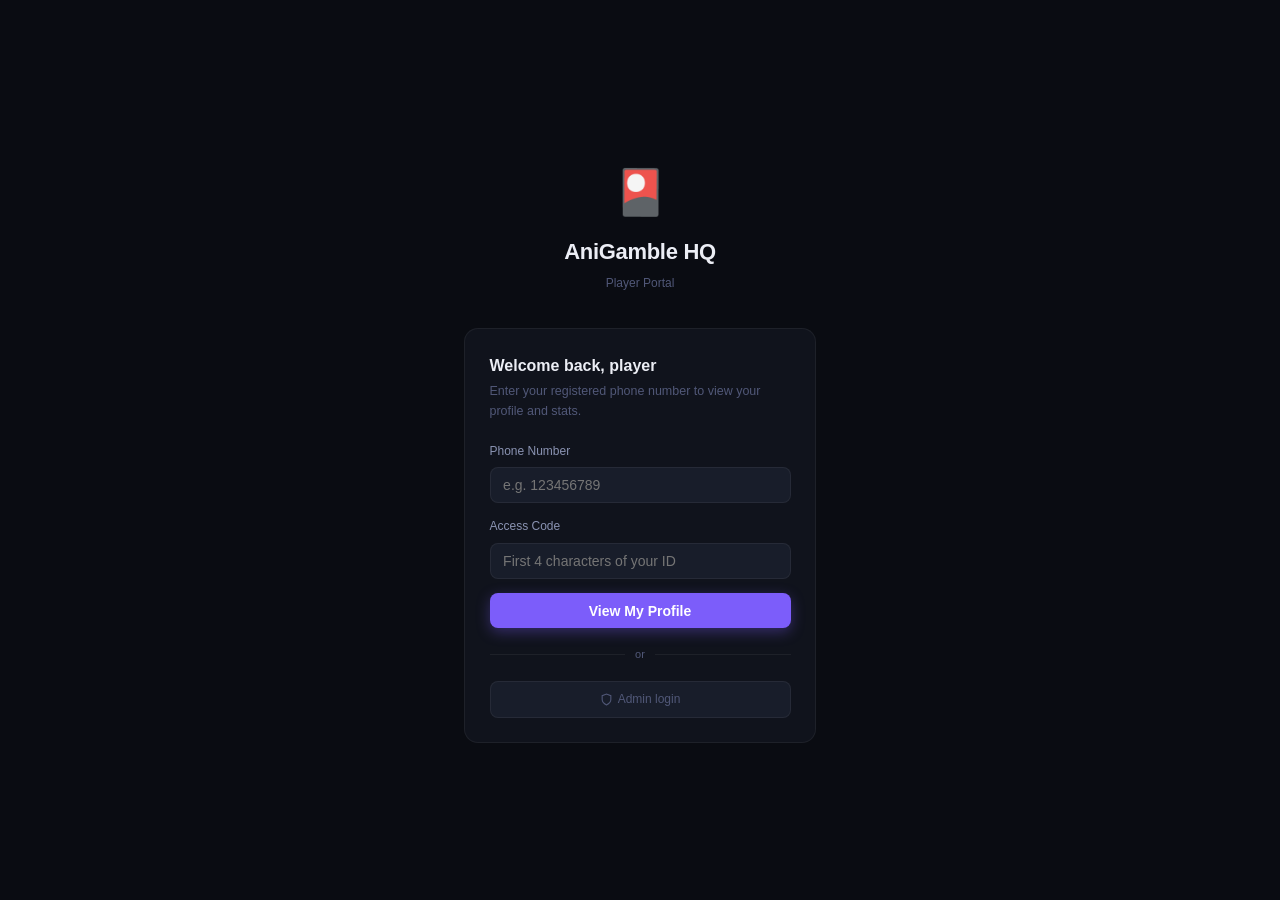
<file: member-login.html>
<!DOCTYPE html>
<html lang="en">
<head>
  <meta charset="UTF-8"/>
  <meta name="viewport" content="width=device-width,initial-scale=1.0"/>
  <title>AniGamble HQ — Player Login</title>
  <link rel="stylesheet" href="css/style.css"/>
  <link rel="stylesheet" href="css/animations.css"/>
  <style>
    body { display:flex; align-items:center; justify-content:center; min-height:100vh; background:var(--bg); }

    .login-wrap {
      width: 100%;
      max-width: 380px;
      padding: 1rem;
    }

    .login-brand {
      text-align: center;
      margin-bottom: 2.5rem;
    }

    .login-logo {
      font-size: 44px;
      display: block;
      margin-bottom: 0.5rem;
      animation: float 3s ease-in-out infinite;
    }

    @keyframes float {
      0%,100% { transform: translateY(0); }
      50%      { transform: translateY(-6px); }
    }

    .login-name {
      font-family: var(--font-display);
      font-size: 22px;
      font-weight: 700;
      color: var(--text);
      letter-spacing: -0.3px;
    }

    .login-tag {
      font-size: 12px;
      color: var(--text-3);
      margin-top: 4px;
    }

    .login-card {
      background: var(--bg-2);
      border: 1px solid var(--border);
      border-radius: var(--radius-lg);
      padding: 1.75rem;
    }

    .login-card h2 {
      font-family: var(--font-display);
      font-size: 16px;
      font-weight: 600;
      margin-bottom: 0.25rem;
    }

    .login-card p {
      font-size: 12.5px;
      color: var(--text-3);
      margin-bottom: 1.5rem;
      line-height: 1.55;
    }

    .field { margin-bottom: 1rem; }

    .field label {
      display: block;
      font-size: 12px;
      color: var(--text-2);
      margin-bottom: 6px;
      font-weight: 500;
    }

    .field input {
      width: 100%;
      background: var(--bg-3);
      border: 1px solid var(--border);
      border-radius: var(--radius);
      padding: 0.65rem 0.9rem;
      color: var(--text);
      font-size: 14px;
      outline: none;
      transition: border-color 0.15s;
      box-sizing: border-box;
    }

    .field input:focus { border-color: var(--accent); }

    .login-btn {
      width: 100%;
      background: var(--accent);
      color: #fff;
      border: none;
      border-radius: var(--radius);
      padding: 0.7rem;
      font-size: 14px;
      font-weight: 600;
      font-family: var(--font-display);
      cursor: pointer;
      transition: opacity 0.15s, transform 0.1s;
      margin-top: 0.25rem;
      display: flex;
      align-items: center;
      justify-content: center;
      gap: 8px;
    }

    .login-btn:hover { opacity: 0.88; }
    .login-btn:active { transform: scale(0.98); }
    .login-btn:disabled { opacity: 0.5; cursor: not-allowed; }

    .login-error {
      background: rgba(226,75,74,0.12);
      border: 1px solid rgba(226,75,74,0.25);
      color: #E24B4A;
      border-radius: var(--radius);
      padding: 0.6rem 0.85rem;
      font-size: 12.5px;
      margin-top: 0.85rem;
      display: none;
    }

    .login-error.show { display: block; animation: fadeIn 0.2s ease; }
    @keyframes fadeIn { from{opacity:0;transform:translateY(4px)} to{opacity:1;transform:none} }

    .divider {
      display: flex;
      align-items: center;
      gap: 0.75rem;
      margin: 1.25rem 0;
      color: var(--text-3);
      font-size: 11px;
    }
    .divider::before, .divider::after {
      content: '';
      flex: 1;
      height: 1px;
      background: var(--border);
    }

    .admin-link {
      display: flex;
      align-items: center;
      justify-content: center;
      gap: 5px;
      color: var(--text-3);
      font-size: 12px;
      text-decoration: none;
      padding: 0.55rem;
      border-radius: var(--radius);
      border: 1px solid var(--border);
      background: var(--bg-3);
      transition: all 0.15s;
    }
    .admin-link:hover { color: var(--text); border-color: var(--text-3); }

    .spinner-sm {
      width: 14px; height: 14px;
      border: 2px solid rgba(255,255,255,0.4);
      border-top-color: #fff;
      border-radius: 50%;
      animation: spin 0.6s linear infinite;
      display: none;
    }
    .login-btn.loading .spinner-sm { display: block; }
    .login-btn.loading .btn-label { display: none; }
    @keyframes spin { to{ transform: rotate(360deg); } }
  </style>
</head>
<body>
<div class="login-wrap fade-in">
  <div class="login-brand">
    <span class="login-logo">🎴</span>
    <div class="login-name">AniGamble HQ</div>
    <div class="login-tag">Player Portal</div>
  </div>

  <div class="login-card">
    <h2>Welcome back, player</h2>
    <p>Enter your registered phone number to view your profile and stats.</p>

    <div class="field">
      <label>Phone Number</label>
      <input type="tel" id="phone-input" placeholder="e.g. 123456789" autocomplete="tel" inputmode="numeric"/>
    </div>

    <div class="field">
      <label>Access Code</label>
      <input type="text" id="code-input" placeholder="First 4 characters of your ID" autocomplete="off" maxlength="4"/>
    </div>

    <button class="login-btn" id="login-btn">
      <span class="btn-label">View My Profile</span>
      <div class="spinner-sm"></div>
    </button>
    <div class="login-error" id="login-error">Incorrect phone number or access code.</div>

    <div class="divider">or</div>
    <a href="login.html" class="admin-link">
      <svg width="13" height="13" viewBox="0 0 24 24" fill="none" stroke="currentColor" stroke-width="2"><path d="M12 22s8-4 8-10V5l-8-3-8 3v7c0 6 8 10 8 10z"/></svg>
      Admin login
    </a>
  </div>
</div>

<script src="data/config.js"></script>
<script src="js/api.js"></script>
<script src="js/app.js"></script>
<script>
  // If already logged in as member, skip to profile
  const savedPhone = localStorage.getItem('agi_member_phone');
  if (savedPhone) {
    window.location.href = 'profile.html';
  }

  async function attemptMemberLogin() {
    const raw = document.getElementById('phone-input').value.trim().replace(/\s+/g, '');
    const code = document.getElementById('code-input').value.trim();
    const btn = document.getElementById('login-btn');
    const err = document.getElementById('login-error');

    if (!raw || !code) return;

    btn.classList.add('loading');
    btn.disabled = true;
    err.classList.remove('show');

    const result = await API.getUserByPhone(raw);
    const user = App.parseUser(result?.[0]);

    btn.classList.remove('loading');
    btn.disabled = false;

    // Require the access code to match the first 4 characters of the
    // player's private row id — short enough to type, still tied to a
    // value only the admin can hand out (it's never shown in the UI).
    const shortCode = (user?._rowId || '').slice(0, 4).toLowerCase();
    if (!user || shortCode !== code.toLowerCase()) {
      err.classList.add('show');
      setTimeout(() => err.classList.remove('show'), 4000);
      return;
    }

    // Save to device
    localStorage.setItem('agi_member_phone', raw);
    localStorage.setItem('agi_member_name', user.name);
    window.location.href = 'profile.html';
  }

  document.getElementById('login-btn').addEventListener('click', attemptMemberLogin);
  document.getElementById('phone-input').addEventListener('keydown', e => {
    if (e.key === 'Enter') attemptMemberLogin();
  });
  document.getElementById('code-input').addEventListener('keydown', e => {
    if (e.key === 'Enter') attemptMemberLogin();
  });
</script>
</body>
</html>
</file>
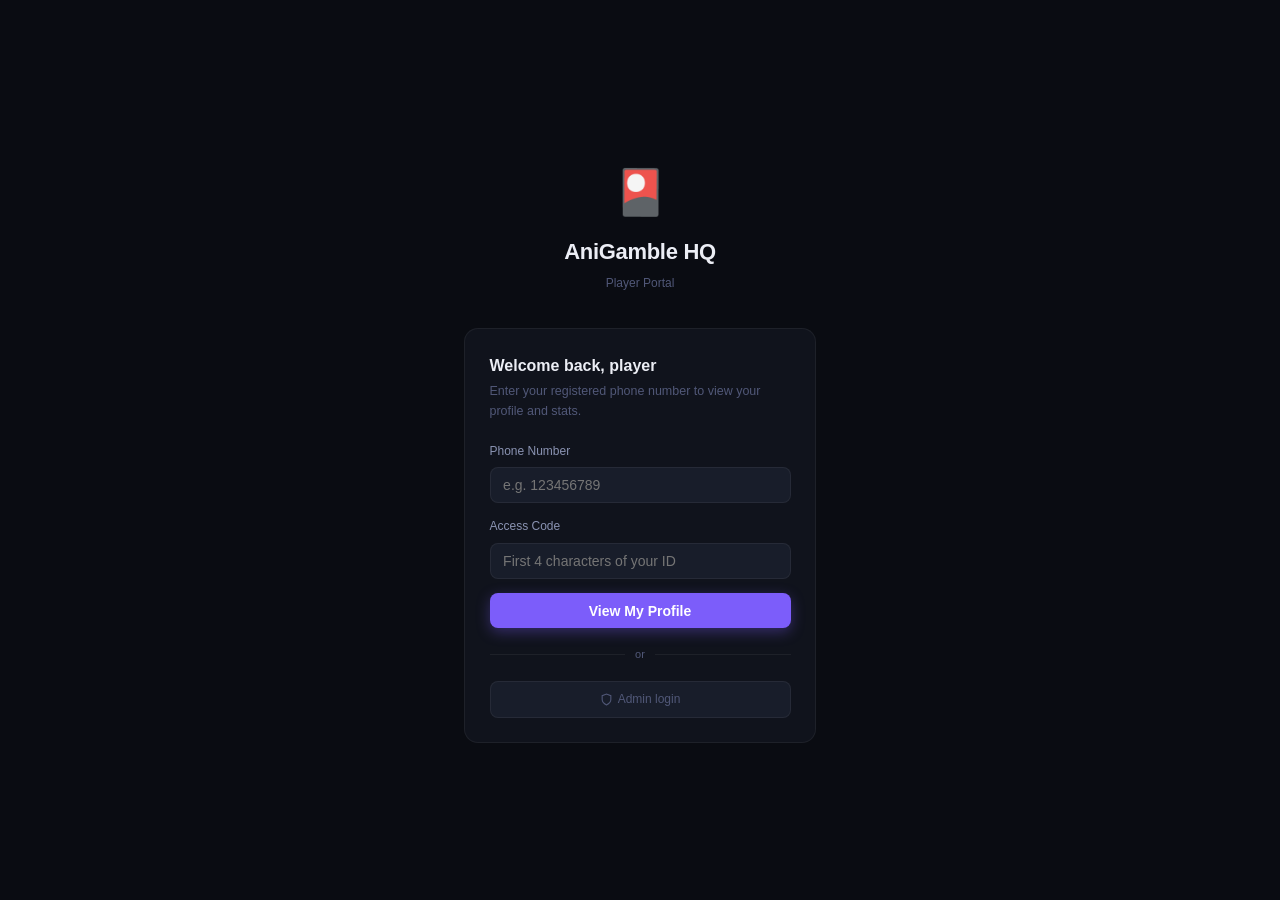
<file: profile.html>
<!DOCTYPE html>
<html lang="en">
<head>
  <meta charset="UTF-8"/>
  <meta name="viewport" content="width=device-width,initial-scale=1.0"/>
  <title>AniGamble HQ — My Profile</title>
  <link rel="stylesheet" href="css/style.css"/>
  <link rel="stylesheet" href="css/dashboard.css"/>
  <link rel="stylesheet" href="css/animations.css"/>
  <link rel="stylesheet" href="css/premium.css">
  <style>
    /* Base floating orb settings */
    .hero-banner-orb {
      position: absolute;
      border-radius: 50%;
      filter: blur(40px);
      mix-blend-mode: screen;
      pointer-events: none;
      opacity: 0.85;
      transform-origin: center;
    }

    .hero-banner-orb.orb-1 {
      width: 180px; height: 180px; top: -40px; left: -40px;
      background: radial-gradient(circle, rgba(139,92,246,0.35) 0%, transparent 70%);
      animation: fx-float-orb-slow 9s ease-in-out infinite alternate;
    }

    .hero-banner-orb.orb-2 {
      width: 120px; height: 120px; top: 10px; right: 60px;
      background: radial-gradient(circle, rgba(59,130,246,0.25) 0%, transparent 70%);
      animation: fx-float-orb-fast 7s ease-in-out infinite alternate-reverse;
    }

    @keyframes fx-float-orb-slow {
      0%   { transform: translate(0, 0) scale(1); filter: blur(40px); }
      50%  { transform: translate(15px, -10px) scale(1.1); filter: blur(35px); }
      100% { transform: translate(-10px, 15px) scale(0.95); filter: blur(45px); }
    }

    @keyframes fx-float-orb-fast {
      0%   { transform: translate(0, 0) scale(1); opacity: 0.7; }
      100% { transform: translate(-20px, -20px) scale(1.15); opacity: 0.9; filter: blur(30px); }
    }

    /* ── Profile Hero ─────────────────────────────────── */
    .profile-hero {
      background: var(--bg-2);
      border: 1px solid var(--border);
      border-radius: var(--radius-lg);
      overflow: hidden;
      margin-bottom: 1.25rem;
      position: relative;
    }

    .hero-banner {
      height: 120px;
      background: linear-gradient(135deg, #1a1040 0%, #2a1f5e 35%, #1b1060 60%, #0f1a35 100%);
      position: relative;
      overflow: hidden;
    }

    .hero-banner::after {
      content: '';
      position: absolute;
      inset: 0;
      background: linear-gradient(105deg, transparent 40%, rgba(255,255,255,0.04) 50%, transparent 60%);
      background-size: 200% 100%;
      animation: bannerShimmer 4s ease-in-out infinite;
    }

    @keyframes bannerShimmer {
      0%   { background-position: 200% 0; }
      100% { background-position: -200% 0; }
    }

    .hero-banner::before {
      content: '';
      position: absolute;
      inset: 0;
      background:
        radial-gradient(ellipse at 15% 60%, rgba(124,93,250,0.5) 0%, transparent 55%),
        radial-gradient(ellipse at 75% 20%, rgba(167,139,250,0.28) 0%, transparent 45%),
        radial-gradient(ellipse at 90% 80%, rgba(91,138,245,0.2) 0%, transparent 40%);
    }

    .hero-banner-dots {
      position: absolute;
      inset: 0;
      background-image: radial-gradient(rgba(255,255,255,0.07) 1px, transparent 1px);
      background-size: 22px 22px;
    }

    .hero-banner-orb {
      position: absolute;
      border-radius: 50%;
      filter: blur(24px);
      pointer-events: none;
    }

    .hero-body {
      padding: 0 1.5rem 1.5rem;
      position: relative;
    }

    .hero-avatar-wrap {
      position: relative;
      display: inline-block;
      margin-top: -40px;
      margin-bottom: 0.75rem;
    }

    .hero-avatar-wrap .avatar,
    .hero-avatar-wrap img {
      width: 78px;
      height: 78px;
      border-radius: 50%;
      border: 3px solid var(--bg-2);
      box-shadow: 0 0 0 1px var(--border-2), 0 4px 20px rgba(0,0,0,.5);
      object-fit: cover;
      font-size: 28px;
      display: flex;
      align-items: center;
      justify-content: center;
      font-weight: 700;
      color: #fff;
    }

    .hero-online-dot {
      position: absolute;
      bottom: 5px; right: 5px;
      width: 14px; height: 14px;
      background: var(--success);
      border-radius: 50%;
      border: 2.5px solid var(--bg-2);
      box-shadow: 0 0 6px rgba(34,212,114,.6);
      animation: pulse 2.5s ease-in-out infinite;
    }

    @keyframes pulse {
      0%, 100% { box-shadow: 0 0 6px rgba(34,212,114,.6); }
      50%       { box-shadow: 0 0 12px rgba(34,212,114,.9); }
    }

    .hero-name {
      font-family: var(--font-display);
      font-size: 22px;
      font-weight: 700;
      color: var(--text);
      display: flex;
      align-items: center;
      gap: 8px;
      flex-wrap: wrap;
      margin-bottom: 5px;
    }

    .hero-meta {
      font-size: 12.5px;
      color: var(--text-3);
      display: flex;
      align-items: center;
      gap: 14px;
      flex-wrap: wrap;
    }

    .hero-meta-item {
      display: flex;
      align-items: center;
      gap: 4px;
      transition: color .15s;
    }

    .hero-bio {
      font-size: 13px;
      color: var(--text-2);
      margin-top: 0.65rem;
      line-height: 1.55;
      padding: 0.6rem 0.85rem;
      background: var(--bg-3);
      border-left: 2px solid var(--accent);
      border-radius: 0 var(--radius) var(--radius) 0;
    }

    .hero-actions {
      position: absolute;
      top: 1.25rem;
      right: 1.5rem;
      display: flex;
      gap: 8px;
    }

    .sign-out-btn {
      background: rgba(0,0,0,.35);
      border: 1px solid rgba(255,255,255,.12);
      border-radius: var(--radius);
      padding: 0.38rem 0.9rem;
      font-size: 12px;
      color: rgba(255,255,255,.6);
      cursor: pointer;
      font-family: var(--font-body);
      backdrop-filter: blur(8px);
      transition: all 0.15s;
    }
    .sign-out-btn:hover { color: #fff; border-color: rgba(255,255,255,.3); background: rgba(255,255,255,.1); }

    /* ── Stats Ribbon ─────────────────────────────────── */
    .stats-ribbon {
      display: grid;
      grid-template-columns: repeat(4, 1fr);
      gap: 0.85rem;
      margin-bottom: 1.25rem;
    }

    .stat-pill {
      background: var(--bg-2);
      border: 1px solid var(--border);
      border-radius: var(--radius-lg);
      padding: 1rem 0.85rem;
      text-align: center;
      position: relative;
      overflow: hidden;
      transition: border-color .2s, transform .2s;
    }

    .stat-pill:hover { border-color: var(--border-2); transform: translateY(-2px); }

    .stat-pill::before {
      content: '';
      position: absolute;
      top: 0; left: 10%; right: 10%;
      height: 1px;
      border-radius: 1px;
    }

    .stat-pill.gold-pill::before   { background: linear-gradient(90deg, transparent, var(--gold), transparent); }
    .stat-pill.purple-pill::before { background: linear-gradient(90deg, transparent, var(--pp-color), transparent); }
    .stat-pill.green-pill::before  { background: linear-gradient(90deg, transparent, var(--green), transparent); }
    .stat-pill.blue-pill::before   { background: linear-gradient(90deg, transparent, var(--accent-2), transparent); }

    .stat-pill-val {
      font-family: var(--font-display);
      font-size: 20px;
      font-weight: 700;
      line-height: 1.1;
      margin-bottom: 5px;
    }

    .stat-pill-label {
      font-size: 10.5px;
      color: var(--text-3);
      text-transform: uppercase;
      letter-spacing: 0.5px;
      font-weight: 600;
    }

    .stat-pill-icon {
      font-size: 18px;
      margin-bottom: 4px;
      display: block;
    }

    @media(max-width:600px) {
      .stats-ribbon { grid-template-columns: repeat(2,1fr); }
    }

    /* ── Promo Banner ─────────────────────────────────── */
    .games-promo {
      background: linear-gradient(135deg, rgba(124,93,250,.14) 0%, rgba(91,138,245,.07) 100%);
      border: 1px solid rgba(124,93,250,.25);
      border-radius: var(--radius-lg);
      padding: 1.1rem 1.25rem;
      display: flex;
      align-items: center;
      justify-content: space-between;
      gap: 1rem;
      flex-wrap: wrap;
      margin-bottom: 1.25rem;
      position: relative;
      overflow: hidden;
    }

    .games-promo::before {
      content: '🎮';
      position: absolute;
      right: 5rem; top: 50%;
      transform: translateY(-50%);
      font-size: 64px;
      opacity: .06;
      pointer-events: none;
    }

    .promo-text  { font-size: 13px; color: var(--text-2); line-height: 1.5; }
    .promo-title { font-weight: 600; color: var(--text); margin-bottom: 2px; font-size: 14px; }

    .promo-btn {
      background: var(--accent);
      color: #fff;
      border: none;
      border-radius: var(--radius);
      padding: 0.55rem 1.2rem;
      font-size: 13px;
      font-weight: 600;
      cursor: pointer;
      font-family: var(--font-display);
      text-decoration: none;
      display: inline-flex;
      align-items: center;
      gap: 5px;
      white-space: nowrap;
      box-shadow: 0 2px 12px rgba(124,93,250,.35);
      transition: opacity 0.15s, box-shadow .15s;
    }
    .promo-btn:hover { opacity: 0.88; box-shadow: 0 4px 18px rgba(124,93,250,.45); }

    /* ── Profile Grid ─────────────────────────────────── */
    .profile-grid {
      display: grid;
      grid-template-columns: 1fr 1fr;
      gap: 1.25rem;
    }

    @media(max-width:700px) {
      .profile-grid { grid-template-columns: 1fr; }
    }

    .profile-card {
      background: var(--bg-2);
      border: 1px solid var(--border);
      border-radius: var(--radius-lg);
      padding: 1.25rem;
      position: relative;
      overflow: hidden;
      transition: border-color .2s;
    }

    .profile-card:hover { border-color: var(--border-2); }
    .profile-card.full-width { grid-column: 1 / -1; }

    .card-title {
      font-size: 11.5px;
      font-weight: 600;
      color: var(--text-3);
      text-transform: uppercase;
      letter-spacing: 0.55px;
      margin-bottom: 1rem;
      display: flex;
      align-items: center;
      gap: 6px;
    }

    .profile-card::before {
      content: '';
      position: absolute;
      top: 0; left: 0; right: 0;
      height: 1px;
      background: linear-gradient(90deg, transparent, rgba(255,255,255,0.06), transparent);
    }

    /* ── Balance ──────────────────────────────────────── */
    .balance-item {
      display: flex;
      align-items: center;
      justify-content: space-between;
      padding: 0.6rem 0;
      border-bottom: 1px solid var(--border);
      font-size: 13px;
    }

    .balance-item:last-child { border-bottom: none; }

    .balance-item-label {
      color: var(--text-3);
      display: flex;
      align-items: center;
      gap: 6px;
    }

    .balance-item-val {
      font-family: var(--font-display);
      font-weight: 600;
    }

    .balance-total .balance-item-val { color: var(--gold); font-size: 15px; }

    /* ── PP History ───────────────────────────────────── */
    .pp-history-list { display: flex; flex-direction: column; }

    .pp-entry {
      display: flex;
      align-items: center;
      justify-content: space-between;
      padding: 0.55rem 0;
      border-bottom: 1px solid var(--border);
      font-size: 12.5px;
      gap: 8px;
    }

    .pp-entry:last-child { border-bottom: none; }

    .pp-entry-label { color: var(--text-2); font-weight: 500; }
    .pp-entry-time  { font-size: 11px; color: var(--text-3); margin-top: 1px; }

    .pp-entry-pts {
      font-family: var(--font-display);
      font-weight: 700;
      font-size: 13px;
      white-space: nowrap;
      padding: 2px 9px;
      border-radius: 20px;
    }

    .pp-entry-pts.gain { color: var(--pp-color); background: var(--pp-dim); }
    .pp-entry-pts.loss { color: var(--danger); background: var(--danger-dim); }

    /* ── Inventory ────────────────────────────────────── */
    .inv-grid {
      display: grid;
      grid-template-columns: repeat(auto-fill, minmax(130px, 1fr));
      gap: 8px;
    }

    .inv-item {
      background: var(--bg-3);
      border: 1px solid var(--border);
      border-radius: var(--radius);
      padding: 7px 9px;
      font-size: 12px;
      display: flex;
      align-items: center;
      gap: 7px;
      transition: border-color 0.15s, background .15s, transform .15s;
    }

    .inv-item:hover {
      border-color: var(--border-2);
      background: var(--bg-4);
      transform: translateY(-1px);
    }

    .inv-empty {
      font-size: 12px;
      color: var(--text-3);
      padding: 0.5rem 0;
    }

    /* ── Rank badge ───────────────────────────────────── */
    .rank-badge {
      display: inline-flex;
      align-items: center;
      gap: 5px;
      background: rgba(212,167,23,0.12);
      border: 1px solid rgba(212,167,23,0.25);
      color: var(--gold);
      font-size: 11px;
      font-weight: 600;
      padding: 2px 10px;
      border-radius: 20px;
    }

    /* ── Skeleton ─────────────────────────────────────── */
    .skel {
      background: linear-gradient(90deg, var(--bg-3) 25%, var(--bg-4) 50%, var(--bg-3) 75%);
      background-size: 200% 100%;
      animation: shimmer 1.4s infinite;
      border-radius: var(--radius);
      height: 14px;
    }
    @keyframes shimmer { 0%{background-position:200% 0} 100%{background-position:-200% 0} }

    /* ── User Popup ───────────────────────────────────── */
    .user-popup-overlay {
      display: none;
      position: fixed;
      inset: 0;
      z-index: 400;
      background: rgba(0,0,0,.7);
      backdrop-filter: blur(6px);
      -webkit-backdrop-filter: blur(6px);
      align-items: center;
      justify-content: center;
      padding: 1rem;
      animation: fadeIn .2s ease;
    }

    .user-popup-overlay.open { display: flex; }

    .user-popup {
      background: var(--bg-2);
      border: 1px solid var(--border-2);
      border-radius: var(--radius-xl, 20px);
      width: 100%;
      max-width: 480px;
      max-height: 92vh;
      overflow-y: auto;
      box-shadow: 0 24px 80px rgba(0,0,0,.7), 0 0 0 1px rgba(255,255,255,.04);
      animation: popupIn .25s cubic-bezier(0.22, 1, 0.36, 1);
      scrollbar-width: none;
    }
    .user-popup::-webkit-scrollbar { display: none; }

    @keyframes popupIn {
      from { opacity: 0; transform: scale(.94) translateY(12px); }
      to   { opacity: 1; transform: scale(1) translateY(0); }
    }

    .popup-banner {
      height: 100px;
      border-radius: var(--radius-xl, 20px) var(--radius-xl, 20px) 0 0;
      position: relative;
      overflow: hidden;
    }

    .popup-banner::before {
      content: '';
      position: absolute;
      inset: 0;
      background:
        radial-gradient(ellipse at 20% 60%, rgba(124,93,250,.55) 0%, transparent 55%),
        radial-gradient(ellipse at 80% 20%, rgba(167,139,250,.3) 0%, transparent 45%);
    }

    .popup-banner-dots {
      position: absolute;
      inset: 0;
      background-image: radial-gradient(rgba(255,255,255,.07) 1px, transparent 1px);
      background-size: 20px 20px;
    }

    .popup-close {
      position: absolute;
      top: 12px; right: 12px;
      width: 30px; height: 30px;
      border-radius: 50%;
      background: rgba(0,0,0,.45);
      border: 1px solid rgba(255,255,255,.15);
      color: #fff;
      font-size: 16px;
      cursor: pointer;
      display: flex;
      align-items: center;
      justify-content: center;
      backdrop-filter: blur(8px);
      transition: background .15s;
      line-height: 1;
      z-index: 2;
    }
    .popup-close:hover { background: rgba(255,255,255,.15); }

    .popup-body { padding: 0 1.35rem 1.5rem; }

    .popup-avatar-wrap {
      position: relative;
      display: inline-block;
      margin-top: -38px;
      margin-bottom: 0.65rem;
    }

    .popup-avatar-wrap .avatar,
    .popup-avatar-wrap img {
      width: 72px; height: 72px;
      border-radius: 50%;
      border: 3px solid var(--bg-2);
      box-shadow: 0 0 0 1px var(--border-2), 0 4px 16px rgba(0,0,0,.5);
      font-size: 26px;
      font-weight: 700;
      color: #fff;
      display: flex;
      align-items: center;
      justify-content: center;
      object-fit: cover;
    }

    .popup-name {
      font-family: var(--font-display);
      font-size: 20px;
      font-weight: 700;
      display: flex;
      align-items: center;
      gap: 7px;
      flex-wrap: wrap;
      margin-bottom: 4px;
    }

    .popup-meta {
      display: flex;
      align-items: center;
      gap: 12px;
      flex-wrap: wrap;
      font-size: 12px;
      color: var(--text-3);
      margin-bottom: 0.1rem;
    }

    .popup-meta-item { display: flex; align-items: center; gap: 4px; }

    .popup-stats {
      display: grid;
      grid-template-columns: repeat(3, 1fr);
      gap: 1px;
      background: var(--border);
      border-radius: var(--radius);
      overflow: hidden;
      margin: 1rem 0;
    }

    .popup-stat-cell {
      background: var(--bg-3);
      padding: .8rem .5rem;
      text-align: center;
    }

    .popup-stat-val {
      font-family: var(--font-display);
      font-size: 16px;
      font-weight: 700;
      margin-bottom: 2px;
    }

    .popup-stat-lbl {
      font-size: 10px;
      color: var(--text-3);
      text-transform: uppercase;
      letter-spacing: .06em;
      font-weight: 600;
    }

    .popup-section { margin-bottom: 1rem; }
    .popup-section:last-child { margin-bottom: 0; }

    .popup-section-title {
      font-size: 10.5px;
      font-weight: 600;
      text-transform: uppercase;
      letter-spacing: .07em;
      color: var(--text-3);
      margin-bottom: .6rem;
    }

    .popup-chips { display: flex; flex-wrap: wrap; gap: 6px; }

    .popup-chip {
      display: flex;
      align-items: center;
      gap: 5px;
      background: var(--bg-3);
      border: 1px solid var(--border);
      border-radius: 6px;
      padding: 4px 10px;
      font-size: 12px;
      color: var(--text-2);
      cursor: pointer;
      transition: border-color .15s, background .15s;
    }

    .popup-chip:hover { border-color: var(--border-2); background: var(--bg-4); color: var(--text); }

    .popup-empty { font-size: 12px; color: var(--text-3); padding: 3px 0; }

    .popup-footer {
      font-size: 11.5px;
      color: var(--text-3);
      border-top: 1px solid var(--border);
      padding-top: .85rem;
      margin-top: 1rem;
      display: flex;
      gap: 1.25rem;
      flex-wrap: wrap;
    }

    /* ── Misc ─────────────────────────────────────────── */
    .gold   { color: var(--gold); }
    .purple { color: var(--pp-color); }
    .green  { color: var(--green); }
    .blue   { color: var(--accent-2); }
    .danger { color: var(--danger); }

    .role-badge {
      font-size: 11px;
      font-weight: 600;
      padding: 2px 8px;
      border-radius: 20px;
    }

  </style>
</head>
<body>
<div class="layout">
  <aside class="sidebar" id="sidebar"></aside>
  <main class="main" style="max-width:860px;">

    <!-- Loading state -->
    <div id="loading-state">
      <div class="profile-hero" style="margin-bottom:1.25rem;">
        <div class="hero-banner"><div class="hero-banner-dots"></div></div>
        <div class="hero-body" style="padding-top:.75rem;">
          <div class="skel" style="width:78px;height:78px;border-radius:50%;margin-top:-40px;margin-bottom:.75rem;"></div>
          <div class="skel" style="width:200px;height:20px;margin-bottom:8px;"></div>
          <div class="skel" style="width:140px;height:12px;"></div>
        </div>
      </div>
    </div>

    <!-- Profile content (filled by JS) -->
    <div id="profile-content" style="display:none;"></div>

    <!-- Not found -->
    <div id="not-found" style="display:none;" class="card fade-in">
      <div style="text-align:center;padding:3rem 1rem;">
        <div style="font-size:48px;margin-bottom:1rem;">🔍</div>
        <div style="font-size:16px;font-weight:600;margin-bottom:.5rem;">Profile not found</div>
        <div style="font-size:13px;color:var(--text-3);margin-bottom:1.5rem;">Your session may have expired.</div>
        <a href="member-login.html" class="promo-btn">Log in again</a>
      </div>
    </div>

  </main>
</div>

<!-- User Popup -->
<div class="user-popup-overlay" id="user-popup-overlay" onclick="closeUserPopup(event)">
  <div class="user-popup" id="user-popup-inner"></div>
</div>

<script src="data/config.js"></script>
<script src="js/api.js"></script>
<script src="js/app.js"></script>
<script src="js/profile.js"></script>
<script>
  let currentUser = null;

  const TIER_COLORS = { C:'#9ca3af', R:'#3b82f6', SR:'#a855f7', SSR:'#f59e0b', UR:'#ef4444' };

  /* ── Profile Renderer ────────────────────────────────── */
  function renderProfile(user) {
    const ppHistory = user.ppHistory || [];
    const ppPoints  = user.primePoints || 0;
    const assets    = user.assets || {};
    const gemsBag   = user.gemsBag || {};
    const bounty    = Number(user.bounty || 0);

    const ASSET_ICONS = { gold: '🪙', stark: '⚙️', land: '🏞️', tech: '🖥️', fuel: '⛽' };
    const GEM_ICONS    = { diamond: '💎', ruby: '❤️‍🔥', sapphire: '🔷', emerald: '💚', opal: '🌈' };

    const assetEntries = Object.entries(assets).filter(([, v]) => v);
    const gemEntries    = Object.entries(gemsBag).filter(([, v]) => v);

    const cardsWorth = (user.cards || []).reduce((sum, c) => sum + (Number(c?.worth) || 0), 0);
    // Raw resource counts (gold/stark/land/tech/fuel) don't carry a known
    // per-unit price here, so they're shown as holdings, not folded into
    // the dollar total below. Total Assets = net worth + card worth + bounty.
    const totalAssets = (user.netWorth || 0) + cardsWorth + bounty;

    const recentPP = ppHistory.slice(0, 8).map(h => {
      const d = h.timestamp ? new Date(h.timestamp) : null;
      const timeStr = d && !isNaN(d) ? App.timeAgo(d) : '';
      return `
        <div class="pp-entry">
          <div>
            <div class="pp-entry-label">${h.reason || 'PP Update'}</div>
            <div class="pp-entry-time">${timeStr}</div>
          </div>
          <div class="pp-entry-pts ${h.amount > 0 ? 'gain' : 'loss'}">${h.amount > 0 ? '+' : ''}${h.amount} ◈</div>
        </div>`;
    }).join('') || '<div class="inv-empty">No activity yet</div>';

    const cardItems = user.cards.length
      ? user.cards.map(c => {
          const card = typeof c === 'object' ? c : { name: c };
          const tierColor = TIER_COLORS[card.tier] || '#9ca3af';
          const safeJson  = JSON.stringify(JSON.stringify(card));
          return `
            <div class="inv-item" onclick="openCardModal(${safeJson})"
              style="cursor:pointer;"
              onmouseover="this.style.borderColor='${tierColor}'"
              onmouseout="this.style.borderColor=''">
              ${card.preRenderedUrl
                ? `<img src="${card.preRenderedUrl}" style="width:30px;height:42px;object-fit:cover;border-radius:4px;flex-shrink:0;">`
                : `<span style="font-size:18px;">🃏</span>`
              }
              <div style="min-width:0;flex:1;">
                <div style="font-size:12px;font-weight:600;color:var(--text);white-space:nowrap;overflow:hidden;text-overflow:ellipsis;">${card.name || 'Unknown'}</div>
                <div style="font-size:10px;color:${tierColor};font-weight:600;">${card.badge || card.tier || ''}</div>
              </div>
              <span style="font-size:11px;color:var(--text-3);">›</span>
            </div>`;
        }).join('')
      : '<div class="inv-empty">No cards yet</div>';

    const souvItems = user.souvenirs.length
      ? user.souvenirs.map(s => `<div class="inv-item"><span>🎁</span><span>${s.name || s}</span></div>`).join('')
      : '<div class="inv-empty">No souvenirs yet</div>';

    const petItems = '<div class="inv-empty">No pets yet — visit the Zoo 🐾</div>';

    const assetItems = assetEntries.length
      ? assetEntries.map(([key, qty]) => `
          <div class="inv-item">
            <span style="font-size:18px;">${ASSET_ICONS[key] || '📦'}</span>
            <div style="min-width:0;flex:1;">
              <div style="font-size:12px;font-weight:600;color:var(--text);text-transform:capitalize;">${key}</div>
            </div>
            <span style="font-size:12px;font-weight:700;color:var(--text-2);">${Number(qty).toLocaleString()}</span>
          </div>`).join('')
      : '<div class="inv-empty">No assets yet — check the Shop\'s Investments tab</div>';

    const gemItems = gemEntries.length
      ? gemEntries.map(([key, val]) => `
          <div class="inv-item">
            <span style="font-size:18px;">${GEM_ICONS[key] || '💠'}</span>
            <div style="min-width:0;flex:1;">
              <div style="font-size:12px;font-weight:600;color:var(--text);text-transform:capitalize;">${key}</div>
            </div>
            <span style="font-size:12px;font-weight:700;color:var(--text-2);">${typeof val === 'number' ? val.toLocaleString() : val}</span>
          </div>`).join('')
      : '<div class="inv-empty">No gems yet</div>';

    const guildBadge = user.guild ? `<div class="hero-meta-item">⚔️ ${user.guild}</div>` : '';
    const joinDate   = user.joinedAt ? timeAgoFull(user.joinedAt) : null;
    const roleBadge  = user.role ? App.roleBadge(user.role) : '';

    return `
      <!-- Hero -->
      <div class="profile-hero fade-in">
        <div class="hero-banner" style="height:120px;">
          <div class="hero-banner-dots"></div>
          <div class="hero-banner-orb orb-1"></div>
          <div class="hero-banner-orb orb-2"></div>
        </div>
        <div class="hero-body">
          <div class="hero-actions">
            <button class="sign-out-btn" onclick="memberLogout()">Sign out</button>
          </div>
          <div class="hero-avatar-wrap">
            ${App.renderAvatar(user, 78)}
            <div class="hero-online-dot" title="Online now"></div>
          </div>
          <div class="hero-name">${user.name} ${roleBadge}</div>
          <div class="hero-meta">
            <div class="hero-meta-item">📱 ${user.phone || user.id}</div>
            ${guildBadge}
            ${joinDate ? `<div class="hero-meta-item">📅 Joined ${joinDate}</div>` : ''}
          </div>
          ${user.bio ? `<div class="hero-bio">${user.bio}</div>` : ''}
        </div>
      </div>

      <!-- Stats ribbon -->
      <div class="stats-ribbon fade-in">
        <div class="stat-pill gold-pill">
          <span class="stat-pill-icon">🪙</span>
          <div class="stat-pill-val gold">${App.formatCoins(totalAssets)}</div>
          <div class="stat-pill-label">Total Assets</div>
        </div>
        <div class="stat-pill purple-pill">
          <span class="stat-pill-icon">◈</span>
          <div class="stat-pill-val purple">${ppPoints.toLocaleString()}</div>
          <div class="stat-pill-label">Prime Points</div>
        </div>
        <div class="stat-pill blue-pill">
          <span class="stat-pill-icon">🃏</span>
          <div class="stat-pill-val blue">${user.cards.length}</div>
          <div class="stat-pill-label">Cards</div>
        </div>
        <div class="stat-pill green-pill">
          <span class="stat-pill-icon">🏅</span>
          <div class="stat-pill-val green" id="global-rank-val">—</div>
          <div class="stat-pill-label">Global Rank</div>
        </div>
      </div>

      <!-- Games promo -->
      <div class="games-promo fade-in">
        <div>
          <div class="promo-title">Explore your world</div>
          <div class="promo-text">Manage your deck, visit the Zoo, and grow your collection.</div>
        </div>
        <a href="shop.html" class="promo-btn">Open Shop →</a>
      </div>

      <!-- Grid -->
      <div class="profile-grid">

        <!-- Wallet card -->
        <div class="profile-card fade-in">
          <div class="card-title">💰 Wallet</div>
          <div class="balance-item">
            <div class="balance-item-label">🪙 Prime Coins</div>
            <div class="balance-item-val gold">${App.formatCoins(user.coins)}</div>
          </div>
          <div class="balance-item">
            <div class="balance-item-label">🏦 Bank</div>
            <div class="balance-item-val">${App.formatCoins(user.bank)}</div>
          </div>
          <div class="balance-item">
            <div class="balance-item-label">🃏 Cards worth</div>
            <div class="balance-item-val blue">${App.formatCoins(cardsWorth)}</div>
          </div>
          <div class="balance-item">
            <div class="balance-item-label">🎯 Bounty</div>
            <div class="balance-item-val">${App.formatCoins(bounty)}</div>
          </div>
          <div class="balance-item balance-total">
            <div class="balance-item-label"><strong>Total Assets</strong></div>
            <div class="balance-item-val">${App.formatCoins(totalAssets)}</div>
          </div>

          <div style="margin-top:1.25rem;">
            <div class="card-title">◈ Prime Points</div>
            <div class="balance-item">
              <div class="balance-item-label">Balance</div>
              <div class="balance-item-val purple">◈ ${ppPoints.toLocaleString()}</div>
            </div>
            <button id="claim-pp-btn" class="promo-btn" style="width:100%;justify-content:center;margin-top:0.85rem;" onclick="handleClaimPP()">
              <span id="claim-pp-label">🎁 Claim Daily PP</span>
            </button>
          </div>
        </div>

        <!-- Deck card -->
        <div class="profile-card fade-in">
          <div class="card-title">🎴 Deck</div>
          <div style="font-size:12.5px;color:var(--text-3);margin-bottom:.75rem;">Manage your 9-card deck showcase.</div>
          <a href="deck.html" class="promo-btn" style="width:100%;justify-content:center;">
            Open My Deck →
          </a>
        </div>

        <!-- Assets (from Shop Investments tab) -->
        <div class="profile-card fade-in">
          <div class="card-title">📦 Assets</div>
          <div class="inv-grid">${assetItems}</div>
          <div style="margin-top:1.25rem;">
            <div class="card-title">💎 Gems</div>
            <div class="inv-grid">${gemItems}</div>
          </div>
        </div>

        <!-- PP Activity -->
        <div class="profile-card fade-in">
          <div class="card-title">📋 Recent Activity</div>
          <div class="pp-history-list">${recentPP}</div>
        </div>

        <!-- Cards & Souvenirs -->
        <div class="profile-card fade-in">
          <div class="card-title">🃏 Cards (${user.cards.length})</div>
          <div class="inv-grid">${cardItems}</div>
          ${user.souvenirs.length > 0 ? `
          <div class="card-title" style="margin-top:1.25rem;">🎁 Souvenirs (${user.souvenirs.length})</div>
          <div class="inv-grid">${souvItems}</div>` : ''}
        </div>

        <!-- Pets -->
        <div class="profile-card full-width fade-in">
          <div class="card-title">🐾 Pets</div>
          <div class="inv-grid">${petItems}</div>
          <a href="zoo.html" class="promo-btn" style="margin-top:.9rem;">Visit the Zoo →</a>
        </div>

      </div>
    `;
  }

  async function loadMyProfile() {
    const phone = localStorage.getItem('agi_member_phone');
    if (!phone) { window.location.href = 'member-login.html'; return; }

    const raw  = await API.getUserByPhone(phone);
    const user = App.parseUser(raw?.[0]);

    document.getElementById('loading-state').style.display = 'none';

    if (!user) {
      document.getElementById('not-found').style.display = 'block';
      return;
    }

    currentUser = user;

    const content = document.getElementById('profile-content');
    content.style.display = 'block';
    content.innerHTML = renderProfile(user);

    // Claim button state — checks DB + localStorage fallback
    const status = getEffectiveClaimStatus(user._raw);
    setClaimButtonState(status);

    loadGlobalRank(user);

    document.title = `${user.name} — AniGamble HQ`;
  }

  /* ── Global Ranking ───────────────────────────────────
     Ranks the user by total worth (net worth + card worth +
     bounty) against everyone else on the platform. Raw resource
     counts (gold/stark/land/tech/fuel) aren't priced anywhere in
     this file, so they're left out of the score — fold them in
     once you tell me the per-unit prices from the Shop.
     NOTE: this expects an API method that returns all users
     (e.g. API.getAllUsers / API.getLeaderboard). Wire the
     correct function name below once confirmed — until then
     this fails gracefully and shows "—".
  ─────────────────────────────────────────────────────── */
  function scoreUser(u) {
    const cw = (u.cards || []).reduce((s, c) => s + (Number(c?.worth) || 0), 0);
    return (u.netWorth || 0) + cw + Number(u.bounty || 0);
  }

  async function loadGlobalRank(user) {
    const el = document.getElementById('global-rank-val');
    if (!el) return;

    try {
      let allRaw = null;
      if (typeof API.getAllUsers === 'function') {
        allRaw = await API.getAllUsers();
      } else if (typeof API.getLeaderboard === 'function') {
        allRaw = await API.getLeaderboard();
      }
      if (!Array.isArray(allRaw) || !allRaw.length) return;

      const totals = allRaw.map(r => {
        const u = App.parseUser(r);
        return u ? scoreUser(u) : 0;
      }).sort((a, b) => b - a);

      const myTotal = scoreUser(user);

      const rank = totals.findIndex(t => t <= myTotal) + 1;
      el.textContent = rank > 0 ? `#${rank}` : '—';
    } catch (e) {
      console.error('Global rank error:', e);
    }
  }

  function getEffectiveClaimStatus(rawData) {
    // Primary: DB value (most reliable once propagated)
    const dbStatus = PPApi.getClaimStatus(rawData);
    if (!dbStatus.canClaim) return dbStatus;

    // Fallback: localStorage timestamp set immediately after claiming,
    // catches the window where the DB read is still returning cached data.
    const localTs = localStorage.getItem('agi_last_claim_at');
    if (localTs) {
      const localMs       = new Date(localTs).getTime();
      const msRemaining   = PPApi.CLAIM_COOLDOWN_MS - (Date.now() - localMs);
      if (msRemaining > 0) return { canClaim: false, msRemaining };
      // Expired — clear the stale localStorage entry
      localStorage.removeItem('agi_last_claim_at');
    }

    return dbStatus; // { canClaim: true }
  }

  function formatMsRemaining(ms) {
    const totalMin = Math.max(0, Math.ceil(ms / 60000));
    const h = Math.floor(totalMin / 60);
    const m = totalMin % 60;
    return h > 0 ? `${h}h ${m}m` : `${m}m`;
  }

  function setClaimButtonState(status) {
    const btn   = document.getElementById('claim-pp-btn');
    const label = document.getElementById('claim-pp-label');
    if (!btn || !label || !status) return;

    if (status.canClaim) {
      btn.disabled = false;
      btn.style.opacity = '';
      label.textContent = '🎁 Claim Daily PP';
    } else {
      btn.disabled = true;
      btn.style.opacity = '0.55';
      label.textContent = `⏳ Next claim in ${formatMsRemaining(status.msRemaining)}`;
    }
  }

  async function handleClaimPP() {
    const phone = localStorage.getItem('agi_member_phone');
    const btn   = document.getElementById('claim-pp-btn');
    const label = document.getElementById('claim-pp-label');
    if (!phone || !btn || !currentUser) return;

    btn.disabled = true;
    label.textContent = 'Claiming...';

    try {
      const res = await fetch('/api/claim-pp', {
        method: 'POST',
        headers: { 'Content-Type': 'application/json' },
        body: JSON.stringify({ userId: currentUser.id }),
      });

      const result = await res.json().catch(() => null);

      if (!res.ok || !result?.success) {
        App.showToast(result?.error || "Couldn't save your claim — try again.", 'error');
        label.textContent = '🎁 Claim Daily PP';
        btn.disabled = false;
        return;
      }

      if (result.claimed) {
        App.showToast(`+${result.amount} Prime Points claimed! 🎉`, 'success');
        // Lock the button immediately using the server-confirmed lastClaimAt
        // so a stale re-fetch can't re-enable it before Supabase propagates.
        const claimedMs   = result.lastClaimAt ? new Date(result.lastClaimAt).getTime() : Date.now();
        const msRemaining = PPApi.CLAIM_COOLDOWN_MS - (Date.now() - claimedMs);
        setClaimButtonState({ canClaim: false, msRemaining: Math.max(0, msRemaining) });
        // Also store in localStorage as a fallback — if Supabase returns a
        // cached read on the next page load before the write propagates,
        // this prevents the button showing as claimable during that window.
        localStorage.setItem('agi_last_claim_at', result.lastClaimAt || new Date().toISOString());
        // Reload the rest of the profile (PP balance, history) after a short
        // pause so Supabase has time to reflect the write on the read path.
        setTimeout(() => loadMyProfile(), 800);
      } else {
        // On cooldown — update button without full reload
        App.showToast(`Already claimed today — back in ${formatMsRemaining(result.msRemaining)}`, 'info');
        setClaimButtonState({ canClaim: false, msRemaining: result.msRemaining });
      }
    } catch (e) {
      console.error('Claim PP error:', e);
      App.showToast("Couldn't reach the server — try again.", 'error');
      label.textContent = '🎁 Claim Daily PP';
      btn.disabled = false;
    }
  }

  /* ── Auth & helpers ────────────────────────────────── */
  function memberLogout() {
    localStorage.removeItem('agi_member_phone');
    localStorage.removeItem('agi_member_name');
    window.location.href = 'member-login.html';
  }

  function timeAgoFull(ts) {
    if (!ts) return '—';
    const d = typeof ts === 'number' ? new Date(ts) : new Date(ts);
    if (isNaN(d)) return '—';
    return d.toLocaleDateString('en-GB', { day: 'numeric', month: 'long', year: 'numeric' });
  }

  /* ── User Popup ────────────────────────────────────── */
  function openUserPopup(user) {
    const overlay = document.getElementById('user-popup-overlay');
    const inner   = document.getElementById('user-popup-inner');

    const cardChips = user.cards && user.cards.length
      ? user.cards.map(c => {
          const name = c.name || c;
          const safeJson = JSON.stringify(JSON.stringify(c));
          return `<div class="popup-chip" onclick="openCardModal(${safeJson})">🃏 ${name}</div>`;
        }).join('')
      : '<div class="popup-empty">No cards yet</div>';

    const souvChips = user.souvenirs && user.souvenirs.length
      ? user.souvenirs.map(s => `<div class="popup-chip">🎁 ${s.name || s}</div>`).join('')
      : '<div class="popup-empty">No souvenirs yet</div>';

    const bannerBg = user.avatarColor
      ? `linear-gradient(135deg, ${user.avatarColor}33 0%, #0f1a35 100%)`
      : 'linear-gradient(135deg, #1a1040 0%, #2a1f5e 40%, #0f1a35 100%)';

    inner.innerHTML = `
      <div class="popup-banner" style="background:${bannerBg};">
        <div class="popup-banner-dots"></div>
        <button class="popup-close" onclick="closeUserPopup()">✕</button>
      </div>
      <div class="popup-body">
        <div class="popup-avatar-wrap">${App.renderAvatar(user, 72)}</div>
        <div class="popup-name">${user.name} ${App.roleBadge(user.role)}</div>
        <div class="popup-meta">
          <div class="popup-meta-item">📱 ${user.phone || user.id}</div>
          ${user.guild ? `<div class="popup-meta-item">⚔️ ${user.guild}</div>` : ''}
          ${user.joinedAt ? `<div class="popup-meta-item">📅 ${timeAgoFull(user.joinedAt)}</div>` : ''}
        </div>
        ${user.bio ? `<div class="hero-bio" style="margin-top:.65rem;">${user.bio}</div>` : ''}
        <div class="popup-stats">
          <div class="popup-stat-cell">
            <div class="popup-stat-val gold">🪙 ${App.formatCoins(user.netWorth)}</div>
            <div class="popup-stat-lbl">Net Worth</div>
          </div>
          <div class="popup-stat-cell">
            <div class="popup-stat-val" style="color:var(--green)">${App.formatCoins(user.coins)}</div>
            <div class="popup-stat-lbl">Wallet</div>
          </div>
          <div class="popup-stat-cell">
            <div class="popup-stat-val" style="color:var(--accent)">${App.formatCoins(user.bank || 0)}</div>
            <div class="popup-stat-lbl">Bank</div>
          </div>
        </div>
        <div class="popup-section">
          <div class="popup-section-title">Cards · ${(user.cards || []).length}</div>
          <div class="popup-chips">${cardChips}</div>
        </div>
        <div class="popup-section">
          <div class="popup-section-title">Souvenirs · ${(user.souvenirs || []).length}</div>
          <div class="popup-chips">${souvChips}</div>
        </div>
        <div class="popup-footer">
          ${user.joinedAt ? `<span>Joined ${App.timeAgo(user.joinedAt)}</span>` : ''}
          ${user.updatedAt ? `<span>Last active ${App.timeAgo(user.updatedAt)}</span>` : ''}
          ${user.rank ? `<span>Rank: <strong style="color:var(--text-2)">${user.rank}</strong></span>` : ''}
        </div>
      </div>
    `;

    overlay.classList.add('open');
    document.body.style.overflow = 'hidden';
  }

  function closeUserPopup(e) {
    if (e && e.target !== document.getElementById('user-popup-overlay')) return;
    const overlay = document.getElementById('user-popup-overlay');
    overlay.classList.remove('open');
    document.body.style.overflow = '';
  }

  // Note: openCardModal / closeCardModal are defined in app.js — that
  // version already fetches full card lore + owner list from `_shop`
  // and shows a full-bleed image, so this file no longer defines its own.

  document.addEventListener('keydown', e => {
    if (e.key === 'Escape') {
      const userOverlay = document.getElementById('user-popup-overlay');
      if (userOverlay.classList.contains('open')) closeUserPopup({ target: userOverlay });
    }
  });

  document.addEventListener('DOMContentLoaded', () => {
    renderSidebar('profile');
    loadMyProfile();
  });
</script>
</body>
</html>
</file>
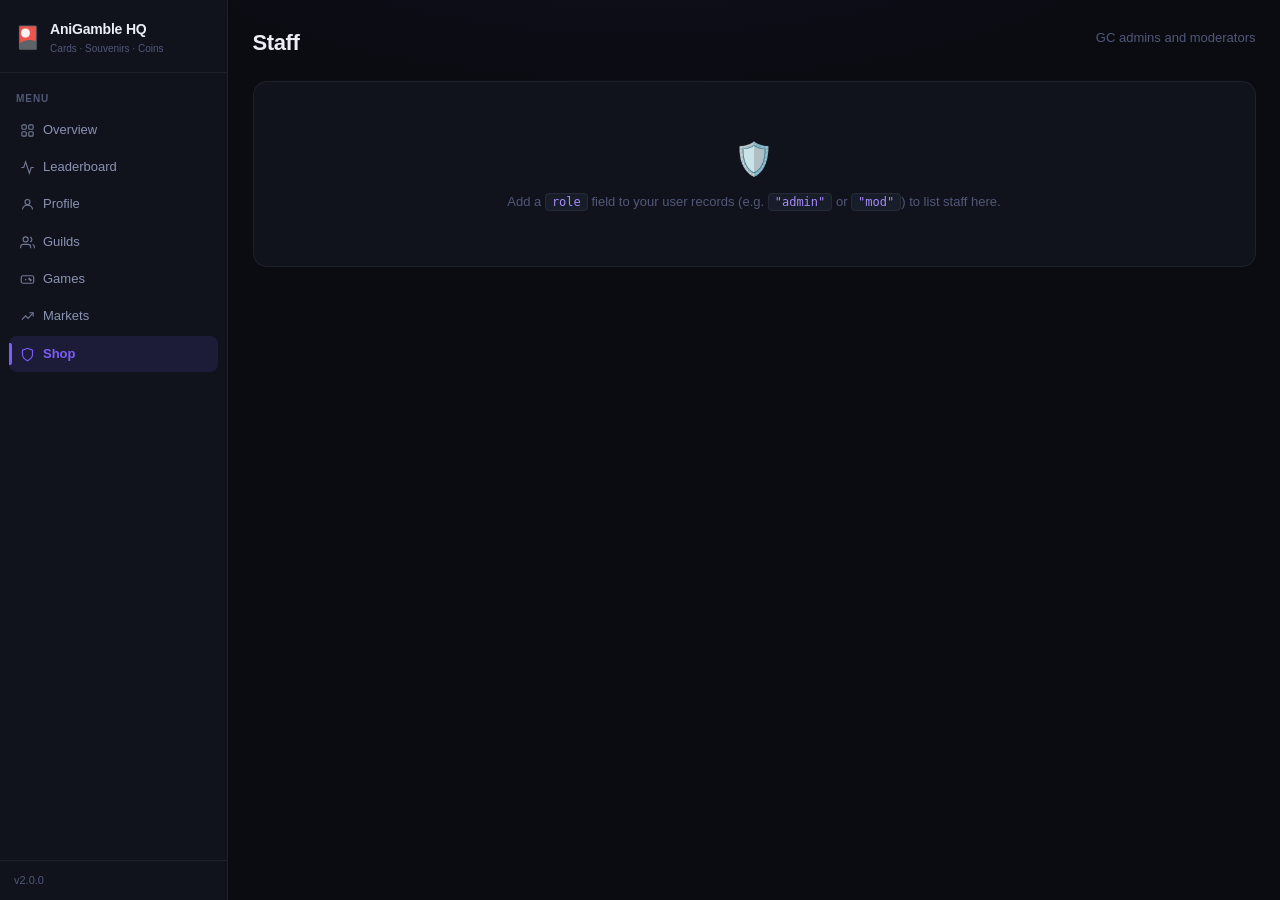
<file: settings.html>
<!DOCTYPE html>
<html lang="en">
<head>
  <meta charset="UTF-8" />
  <meta name="viewport" content="width=device-width, initial-scale=1.0" />
  <title>AniGamble HQ — Staff</title>
  <link rel="stylesheet" href="css/style.css" />
  <link rel="stylesheet" href="css/animations.css" />
</head>
<body>
<div class="layout">
  <aside class="sidebar" id="sidebar"></aside>
  <main class="main">
    <div class="page-header fade-in">
      <div class="page-title">Staff</div>
      <div class="page-sub">GC admins and moderators</div>
    </div>
    <div class="card fade-in">
      <div class="empty">
        <div class="empty-icon">🛡️</div>
        <div class="empty-text">Add a <code>role</code> field to your user records (e.g. <code>"admin"</code> or <code>"mod"</code>) to list staff here.</div>
      </div>
    </div>
  </main>
</div>
<script src="data/config.js"></script>
<script src="js/api.js"></script>
<script src="js/app.js"></script>
<script src="js/profile.js"></script>
<script>document.addEventListener('DOMContentLoaded', () => renderSidebar('staff'));</script>
</body>
</html>
</file>
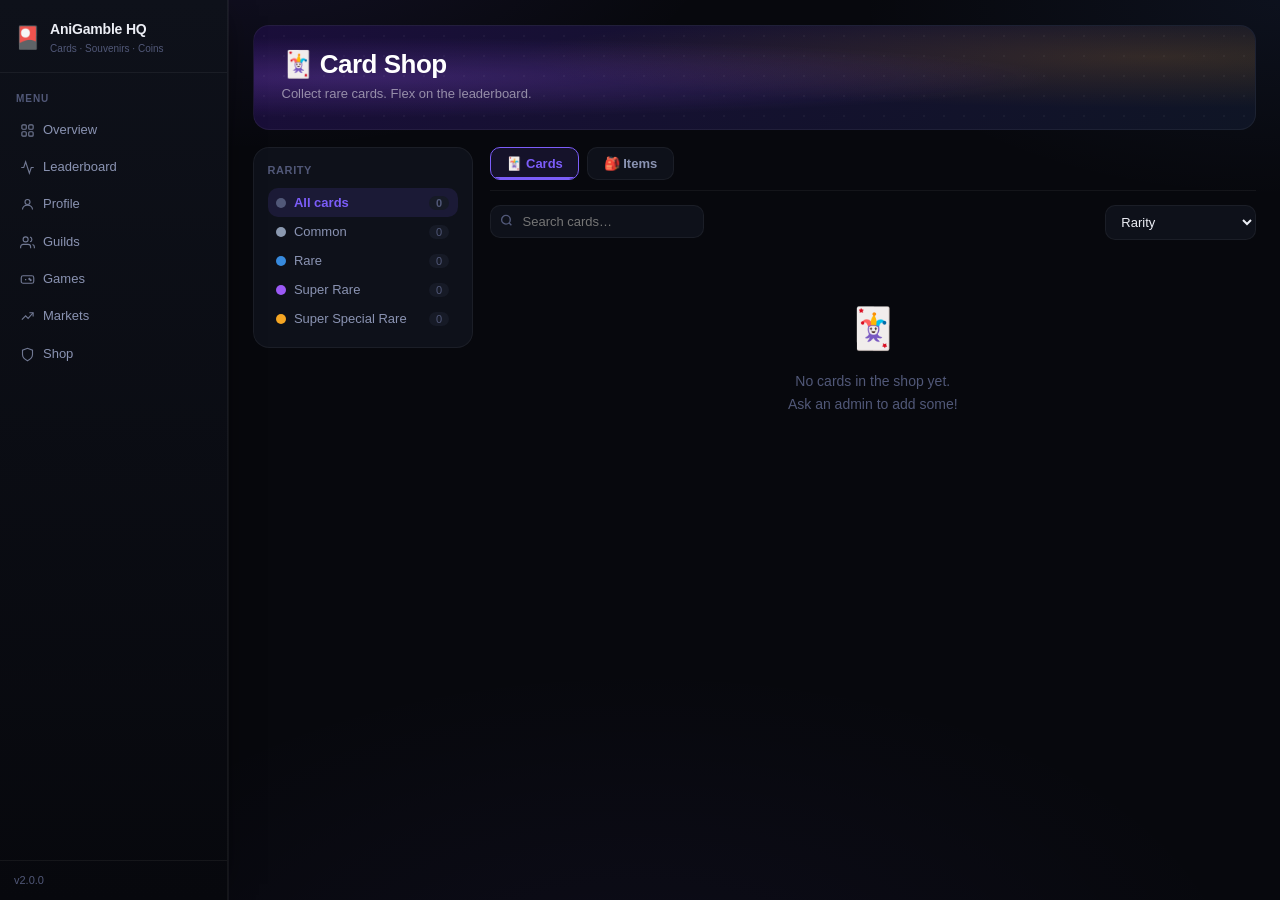
<file: shop.html>
<!DOCTYPE html>
<html lang="en">
<head>
  <meta charset="UTF-8"/>
  <meta name="viewport" content="width=device-width,initial-scale=1.0"/>
  <title>AniGamble HQ — Card Shop</title>
  <link rel="stylesheet" href="css/style.css"/>
  <link rel="stylesheet" href="css/dashboard.css"/>
  <link rel="stylesheet" href="css/animations.css"/>
  <link rel="stylesheet" href="css/premium.css">
  <style>
    /* ── Shop-specific tokens ─────────────────────────── */
    :root {
      --shop-common:    #8B99B0;
      --shop-uncommon:  #3CB97A;
      --shop-rare:      #378ADD;
      --shop-epic:      #9B59F5;
      --shop-legendary: #F5A623;
      --shop-mythic:    #E84F6B;
    }

    /* Prevent any single overflowing child from creating page-wide horizontal scroll on phones */
    html, body { max-width: 100%; overflow-x: hidden; }
    .shop-layout, .shop-banner, .shop-controls, .cards-grid { max-width: 100%; }
    img { max-width: 100%; }

    /* ── Layout ───────────────────────────────────────── */
    .shop-layout {
      display: grid;
      grid-template-columns: 220px 1fr;
      gap: 1.25rem;
      align-items: start;
    }

    @media(max-width: 780px) {
      .shop-layout { grid-template-columns: 1fr; }
      .shop-sidebar { display: none; }
    }

    @media(max-width: 480px) {
      .shop-banner { padding: 1.25rem 1.25rem; }
      .banner-title { font-size: 21px; }
      .wallet-pill { min-width: 0; padding: 0.6rem 0.9rem; }
    }

    /* ── Header ───────────────────────────────────────── */
    .shop-banner {
      background: linear-gradient(135deg, #1a0e3a 0%, #0f1525 50%, #12082a 100%);
      border: 1px solid var(--border);
      border-radius: var(--radius-lg);
      padding: 1.75rem 2rem;
      margin-bottom: 1.25rem;
      position: relative;
      overflow: hidden;
      display: flex;
      align-items: center;
      justify-content: space-between;
      gap: 1rem;
      flex-wrap: wrap;
    }

    .shop-banner::before {
      content: '';
      position: absolute;
      inset: 0;
      background:
        radial-gradient(ellipse at 10% 50%, rgba(155,89,245,0.25) 0%, transparent 55%),
        radial-gradient(ellipse at 90% 30%, rgba(248,166,35,0.15) 0%, transparent 50%);
      pointer-events: none;
    }

    .shop-banner-dots {
      position: absolute;
      inset: 0;
      background-image: radial-gradient(rgba(255,255,255,0.04) 1px, transparent 1px);
      background-size: 20px 20px;
      pointer-events: none;
    }

    .banner-title {
      font-family: var(--font-display);
      font-size: 26px;
      font-weight: 700;
      color: #fff;
      letter-spacing: -0.5px;
      line-height: 1.1;
      position: relative;
    }

    .banner-sub {
      font-size: 13px;
      color: rgba(255,255,255,0.5);
      margin-top: 5px;
      position: relative;
    }

    .wallet-pill {
      background: rgba(255,255,255,0.08);
      border: 1px solid rgba(255,255,255,0.12);
      border-radius: var(--radius-lg);
      padding: 0.75rem 1.25rem;
      text-align: right;
      position: relative;
      min-width: 140px;
    }

    .wallet-pill-label { font-size: 11px; color: rgba(255,255,255,0.45); margin-bottom: 3px; }
    .wallet-pill-val {
      font-family: var(--font-display);
      font-size: 20px;
      font-weight: 700;
      color: var(--gold);
    }

    .wallet-pill-name {
      font-size: 11.5px;
      color: rgba(255,255,255,0.55);
      margin-top: 3px;
    }

    /* ── Sidebar / Filters ────────────────────────────── */
    .shop-sidebar {
      background: var(--bg-2);
      border: 1px solid var(--border);
      border-radius: var(--radius-lg);
      padding: 1rem;
      position: sticky;
      top: 1rem;
    }

    .filter-title {
      font-size: 11px;
      font-weight: 700;
      color: var(--text-3);
      text-transform: uppercase;
      letter-spacing: 0.6px;
      margin-bottom: 0.6rem;
      margin-top: 1rem;
    }

    .filter-title:first-child { margin-top: 0; }

    .filter-btn {
      display: flex;
      align-items: center;
      gap: 8px;
      width: 100%;
      background: none;
      border: none;
      border-radius: var(--radius);
      padding: 0.5rem 0.6rem;
      font-size: 13px;
      color: var(--text-2);
      cursor: pointer;
      font-family: var(--font-body);
      transition: all 0.12s;
      text-align: left;
    }

    .filter-btn:hover { background: var(--bg-3); color: var(--text); }

    .filter-btn.active {
      background: var(--accent-dim, rgba(124,93,250,0.12));
      color: var(--accent);
      font-weight: 600;
    }

    .filter-dot {
      width: 10px; height: 10px;
      border-radius: 50%;
      flex-shrink: 0;
    }

    .filter-count {
      margin-left: auto;
      font-size: 11px;
      background: var(--bg-3);
      border-radius: 99px;
      padding: 1px 7px;
      color: var(--text-3);
    }

    /* ── Shop tabs (Cards / Items) ─────────────────────── */
    .shop-tab-btn {
      background: var(--bg-2);
      border: 1px solid var(--border);
      border-radius: var(--radius);
      padding: 0.55rem 1.1rem;
      font-size: 13px;
      font-weight: 600;
      color: var(--text-2);
      cursor: pointer;
      font-family: var(--font-display);
      transition: all 0.15s;
    }
    .shop-tab-btn:hover { color: var(--text); }
    .shop-tab-btn.active {
      background: var(--accent-dim, rgba(124,93,250,0.12));
      color: var(--accent);
      border-color: var(--accent);
    }

    /* ── Search / sort bar ────────────────────────────── */
    .shop-controls {
      display: flex;
      gap: 8px;
      margin-bottom: 1rem;
      flex-wrap: wrap;
    }

    .shop-search {
      flex: 1;
      min-width: 160px;
      background: var(--bg-2);
      border: 1px solid var(--border);
      border-radius: var(--radius);
      padding: 0.55rem 0.9rem 0.55rem 2.25rem;
      font-size: 13px;
      color: var(--text);
      outline: none;
      transition: border-color 0.15s;
      font-family: var(--font-body);
    }

    .shop-search:focus { border-color: var(--accent); }

    .search-wrap { position: relative; flex: 1; min-width: 160px; }

    .search-ico {
      position: absolute;
      left: 0.7rem;
      top: 50%;
      transform: translateY(-50%);
      color: var(--text-3);
      pointer-events: none;
    }

    .sort-select {
      background: var(--bg-2);
      border: 1px solid var(--border);
      border-radius: var(--radius);
      padding: 0.55rem 0.8rem;
      font-size: 13px;
      color: var(--text);
      outline: none;
      cursor: pointer;
      font-family: var(--font-body);
    }

    /* ── Card Grid ────────────────────────────────────── */
    .cards-grid {
      display: grid;
      grid-template-columns: repeat(auto-fill, minmax(min(185px, 100%), 1fr));
      gap: 1rem;
    }

    @media (max-width: 420px) {
      .cards-grid {
        grid-template-columns: repeat(2, 1fr);
        gap: 0.7rem;
      }
    }

    /* ── Card tile ────────────────────────────────────── */
    .shop-card {
      background: var(--bg-2);
      border: 1px solid var(--border);
      border-radius: var(--radius-lg);
      overflow: hidden;
      cursor: pointer;
      transition: transform 0.18s, box-shadow 0.18s, border-color 0.18s;
      position: relative;
    }

    .shop-card:hover {
      transform: translateY(-4px);
      box-shadow: 0 12px 32px rgba(0,0,0,0.4);
    }

    .shop-card.owned {
      opacity: 0.55;
      cursor: default;
    }

    .shop-card.owned:hover { transform: none; box-shadow: none; }

    .card-art {
      height: 190px;
      display: flex;
      align-items: center;
      justify-content: center;
      font-size: 52px;
      position: relative;
      overflow: hidden;
      background: var(--bg-3);
    }

    .card-art-bg {
      position: absolute;
      inset: 0;
      opacity: 0.18;
    }

    .card-art-emoji { position: relative; z-index: 1; filter: drop-shadow(0 4px 12px rgba(0,0,0,0.5)); }

    .card-rarity-bar { display: none; }

    /* ── Tier header strip — escalates with rarity ────── */
    .tier-strip {
      padding: 5px 0;
      text-align: center;
      font-size: 10px;
      font-weight: 700;
      letter-spacing: 1px;
      text-transform: uppercase;
    }

    .shop-card.tier-low    .tier-strip { background: color-mix(in srgb, var(--tier-color) 14%, transparent); color: var(--tier-color); }
    .shop-card.tier-mid    .tier-strip { background: color-mix(in srgb, var(--tier-color) 18%, transparent); color: var(--tier-color); }
    .shop-card.tier-high   .tier-strip { background: color-mix(in srgb, var(--tier-color) 24%, transparent); color: var(--tier-color); font-weight: 800; }
    .shop-card.tier-top    .tier-strip { background: color-mix(in srgb, var(--tier-color) 30%, transparent); color: var(--tier-color); font-weight: 800; }

    /* ── Card frame — escalates with rarity ────────────── */
    .shop-card.tier-low  { border: 1px solid var(--border); }
    .shop-card.tier-mid  { border: 1px solid var(--tier-color); }
    .shop-card.tier-high {
      border: 2px solid var(--tier-color);
      box-shadow: 0 0 0 1px color-mix(in srgb, var(--tier-color) 35%, transparent);
    }
    .shop-card.tier-top {
      border: 2px solid var(--tier-color);
      box-shadow: 0 0 0 1px color-mix(in srgb, var(--tier-color) 45%, transparent),
                  0 0 18px color-mix(in srgb, var(--tier-color) 35%, transparent);
    }
    .shop-card.tier-top:hover {
      box-shadow: 0 0 0 1px color-mix(in srgb, var(--tier-color) 55%, transparent),
                  0 0 26px color-mix(in srgb, var(--tier-color) 50%, transparent);
    }

    @keyframes tierGlowPulse {
      0%, 100% { box-shadow: 0 0 0 1px color-mix(in srgb, var(--tier-color) 45%, transparent),
                              0 0 18px color-mix(in srgb, var(--tier-color) 35%, transparent); }
      50%      { box-shadow: 0 0 0 1px color-mix(in srgb, var(--tier-color) 60%, transparent),
                              0 0 28px color-mix(in srgb, var(--tier-color) 55%, transparent); }
    }
    .shop-card.tier-top { animation: tierGlowPulse 2.6s ease-in-out infinite; }

    /* Staggered grid entrance — cards cascade in rather than popping at once */
    .cards-grid .shop-card {
      animation: cardEnter 0.45s ease backwards;
    }
    @keyframes cardEnter {
      from { opacity: 0; transform: translateY(10px) scale(0.97); }
      to   { opacity: 1; transform: none; }
    }
    .cards-grid .shop-card:nth-child(1)  { animation-delay: 0.02s; }
    .cards-grid .shop-card:nth-child(2)  { animation-delay: 0.06s; }
    .cards-grid .shop-card:nth-child(3)  { animation-delay: 0.10s; }
    .cards-grid .shop-card:nth-child(4)  { animation-delay: 0.14s; }
    .cards-grid .shop-card:nth-child(5)  { animation-delay: 0.18s; }
    .cards-grid .shop-card:nth-child(6)  { animation-delay: 0.22s; }
    .cards-grid .shop-card:nth-child(7)  { animation-delay: 0.26s; }
    .cards-grid .shop-card:nth-child(8)  { animation-delay: 0.30s; }
    .cards-grid .shop-card:nth-child(n+9) { animation-delay: 0.32s; }

    /* Shine sweep across the art on hover — top tier only */
    .shop-card.tier-top .card-art::after {
      content: '';
      position: absolute;
      inset: 0;
      background: linear-gradient(115deg, transparent 40%, rgba(255,255,255,0.22) 50%, transparent 60%);
      transform: translateX(-120%);
      pointer-events: none;
    }
    .shop-card.tier-top:hover .card-art::after {
      transform: translateX(120%);
      transition: transform 0.7s ease;
    }

    .owned-ribbon {
      position: absolute;
      top: 10px;
      right: -22px;
      background: var(--success);
      color: #fff;
      font-size: 10px;
      font-weight: 700;
      padding: 3px 28px;
      transform: rotate(35deg);
      letter-spacing: 0.5px;
    }

    .new-ribbon {
      position: absolute;
      top: 8px;
      left: 8px;
      background: var(--shop-legendary);
      color: #fff;
      font-size: 9px;
      font-weight: 700;
      padding: 2px 8px;
      border-radius: 99px;
      letter-spacing: 0.4px;
      z-index: 2;
    }

    .card-body {
      padding: 0.75rem;
    }

    .card-rarity-tag { display: none; }

    .card-name {
      font-family: var(--font-display);
      font-size: 14px;
      font-weight: 700;
      color: var(--text);
      margin-bottom: 4px;
      line-height: 1.2;
    }

    .card-desc {
      font-size: 11.5px;
      color: var(--text-3);
      line-height: 1.45;
      margin-bottom: 0.65rem;
    }

    .card-footer {
      display: flex;
      align-items: center;
      justify-content: space-between;
      gap: 6px;
    }

    .card-price {
      font-family: var(--font-display);
      font-weight: 700;
      font-size: 14px;
      color: var(--gold);
      display: flex;
      align-items: center;
      gap: 3px;
    }

    .card-price.pp-price {
      color: #a78bfa;
    }

    .shop-card.tier-top .card-price { color: var(--tier-color); }

    .buy-btn {
      background: var(--accent);
      color: #fff;
      border: none;
      border-radius: var(--radius);
      padding: 0.35rem 0.75rem;
      font-size: 12px;
      font-weight: 600;
      cursor: pointer;
      font-family: var(--font-display);
      transition: opacity 0.15s, transform 0.1s;
      white-space: nowrap;
    }

    .shop-card.tier-high .buy-btn,
    .shop-card.tier-top .buy-btn {
      background: var(--tier-color);
    }

    .buy-btn:hover { opacity: 0.85; }
    .buy-btn:active { transform: scale(0.96); }
    .buy-btn:disabled { opacity: 0.45; cursor: not-allowed; transform: none; }
    .buy-btn.loading { opacity: 0.6; }

    .own-listing-actions { display: flex; gap: 6px; }

    .own-listing-actions .mini-btn {
      border: none;
      border-radius: var(--radius);
      padding: 0.35rem 0.6rem;
      font-size: 11.5px;
      font-weight: 600;
      cursor: pointer;
      font-family: var(--font-display);
      transition: opacity 0.15s, transform 0.1s;
      white-space: nowrap;
    }

    .own-listing-actions .mini-btn:hover { opacity: 0.85; }
    .own-listing-actions .mini-btn:active { transform: scale(0.96); }

    .own-listing-actions .edit-price-btn { background: var(--bg-3); color: var(--text-2); }
    .own-listing-actions .remove-btn     { background: #c0392b; color: #fff; }

    .modal-error-text {
      display: none;
      color: #e76b6b;
      font-size: 12.5px;
      margin-top: 0.5rem;
      line-height: 1.4;
    }

    .owned-label {
      font-size: 11.5px;
      color: var(--success);
      font-weight: 600;
      display: flex;
      align-items: center;
      gap: 4px;
    }

    .card-seller {
      display: flex;
      align-items: center;
      justify-content: space-between;
      gap: 8px;
      margin-bottom: 0.6rem;
      padding-top: 0.5rem;
      border-top: 1px solid var(--border);
    }

    .card-seller-label {
      font-size: 11px;
      color: var(--text-3);
      overflow: hidden;
      text-overflow: ellipsis;
      white-space: nowrap;
    }

    .card-seller-wa {
      flex-shrink: 0;
      display: flex;
      align-items: center;
      justify-content: center;
      width: 24px;
      height: 24px;
      border-radius: 50%;
      background: rgba(37,211,102,0.15);
      color: #25D366;
      transition: transform 0.15s, background 0.15s;
    }

    .card-seller-wa:hover {
      background: rgba(37,211,102,0.28);
      transform: scale(1.1);
    }

    /* ── Login gate ───────────────────────────────────── */
    .login-gate {
      background: var(--bg-2);
      border: 1px solid var(--border);
      border-radius: var(--radius-lg);
      padding: 2rem;
      text-align: center;
      margin-bottom: 1rem;
    }

    .login-gate-icon { font-size: 36px; margin-bottom: 0.75rem; }
    .login-gate-title { font-size: 15px; font-weight: 600; margin-bottom: 0.4rem; }
    .login-gate-sub { font-size: 13px; color: var(--text-3); margin-bottom: 1.25rem; line-height: 1.5; }

    .gate-btn {
      display: inline-block;
      background: var(--accent);
      color: #fff;
      border-radius: var(--radius);
      padding: 0.6rem 1.5rem;
      font-size: 13.5px;
      font-weight: 600;
      font-family: var(--font-display);
      text-decoration: none;
      cursor: pointer;
      border: none;
      transition: opacity 0.15s;
    }

    .gate-btn:hover { opacity: 0.88; }

    /* ── Confirm modal ────────────────────────────────── */
    .confirm-overlay {
      position: fixed;
      inset: 0;
      background: rgba(0,0,0,0.7);
      backdrop-filter: blur(4px);
      display: none;
      align-items: center;
      justify-content: center;
      z-index: 200;
      padding: 1rem;
    }

    .confirm-overlay.open { display: flex; }

    .confirm-box {
      background: var(--bg-2);
      border: 1px solid var(--border);
      border-radius: var(--radius-lg);
      padding: 2rem;
      max-width: 360px;
      width: 100%;
      text-align: center;
      animation: popIn 0.18s ease;
    }

    @keyframes popIn {
      from { transform: scale(0.92); opacity: 0; }
      to   { transform: scale(1); opacity: 1; }
    }

    .confirm-art { font-size: 56px; margin-bottom: 0.75rem; }
    .confirm-name { font-family: var(--font-display); font-size: 18px; font-weight: 700; margin-bottom: 6px; }
    .confirm-rarity { font-size: 12px; font-weight: 700; text-transform: uppercase; letter-spacing: 0.6px; margin-bottom: 0.75rem; }
    .confirm-desc { font-size: 13px; color: var(--text-3); line-height: 1.55; margin-bottom: 1.25rem; }

    .confirm-price-row {
      display: flex;
      align-items: center;
      justify-content: space-between;
      background: var(--bg-3);
      border-radius: var(--radius);
      padding: 0.75rem 1rem;
      margin-bottom: 1.25rem;
      font-size: 13px;
    }

    .confirm-price-row span { color: var(--text-3); }
    .confirm-price-val { font-family: var(--font-display); font-weight: 700; font-size: 16px; color: var(--gold); }
    .confirm-price-val.pp { color: #a78bfa; }

    .confirm-actions { display: flex; gap: 8px; }
    .confirm-cancel {
      flex: 1;
      background: var(--bg-3);
      border: 1px solid var(--border);
      color: var(--text-2);
      border-radius: var(--radius);
      padding: 0.65rem;
      font-size: 13.5px;
      font-weight: 600;
      cursor: pointer;
      font-family: var(--font-display);
      transition: all 0.15s;
    }
    .confirm-cancel:hover { border-color: var(--text-3); color: var(--text); }

    .confirm-buy {
      flex: 2;
      background: var(--accent);
      color: #fff;
      border: none;
      border-radius: var(--radius);
      padding: 0.65rem;
      font-size: 13.5px;
      font-weight: 600;
      cursor: pointer;
      font-family: var(--font-display);
      transition: opacity 0.15s;
    }
    .confirm-buy:hover { opacity: 0.88; }
    .confirm-buy:disabled { opacity: 0.5; cursor: not-allowed; }

    /* ── Empty state ──────────────────────────────────── */
    .shop-empty {
      grid-column: 1 / -1;
      text-align: center;
      padding: 3rem 1rem;
      color: var(--text-3);
    }
    .shop-empty-icon { font-size: 40px; margin-bottom: 0.75rem; }
    .shop-empty-text { font-size: 14px; }

    /* ── Toast upgrade ────────────────────────────────── */
    .floating-wallet {
      position: fixed;
      bottom: 1.5rem;
      right: 1.5rem;
      background: var(--bg-2);
      border: 1px solid var(--border);
      border-radius: var(--radius-lg);
      padding: 0.75rem 1.25rem;
      display: flex;
      align-items: center;
      gap: 10px;
      box-shadow: 0 8px 24px rgba(0,0,0,0.4);
      z-index: 100;
      font-size: 13px;
    }

    .fw-label { color: var(--text-3); font-size: 11px; display: block; }
    .fw-val { font-family: var(--font-display); font-weight: 700; color: var(--gold); font-size: 15px; }

    /* ── Extra shop polish ───────────────────────────────── */

    /* Animated sheen sweeping across the banner, on a loop */
    .shop-banner {
      background-size: 200% 200%;
      animation: bannerDrift 14s ease-in-out infinite;
    }
    @keyframes bannerDrift {
      0%, 100% { background-position: 0% 50%; }
      50%      { background-position: 100% 50%; }
    }

    /* Wallet pill gentle pulse to draw the eye when balance updates */
    .wallet-pill { transition: transform 0.25s ease, box-shadow 0.25s ease; }
    .wallet-pill-val { transition: color 0.2s ease; }
    @keyframes pillPop {
      0%   { transform: scale(1); }
      40%  { transform: scale(1.08); }
      100% { transform: scale(1); }
    }
    .wallet-pill.pop { animation: pillPop 0.35s ease; }

    /* Tabs: lift + underline sweep on hover/active */
    .shop-tab-btn { position: relative; overflow: hidden; }
    .shop-tab-btn::after {
      content: '';
      position: absolute;
      left: 0; right: 0; bottom: 0;
      height: 2px;
      background: var(--accent);
      transform: scaleX(0);
      transform-origin: left;
      transition: transform 0.25s ease;
    }
    .shop-tab-btn:hover { transform: translateY(-1px); }
    .shop-tab-btn.active::after { transform: scaleX(1); }

    /* Buy/sell buttons: subtle press + glow on success */
    .buy-btn, .invest-trade-btn {
      position: relative;
    }
    @keyframes successFlash {
      0%   { box-shadow: 0 0 0 0 rgba(60,185,122,0.6); }
      100% { box-shadow: 0 0 0 10px rgba(60,185,122,0); }
    }
    .flash-success { animation: successFlash 0.6s ease-out; }

    /* ── Investments tab ──────────────────────────────────── */
    .invest-banner {
      background: linear-gradient(135deg, #0f2a1f 0%, #0f1525 55%, #1a1606 100%);
      background-size: 200% 200%;
      animation: bannerDrift 16s ease-in-out infinite;
      border: 1px solid var(--border);
      border-radius: var(--radius-lg);
      padding: 1.25rem 1.5rem;
      margin-bottom: 1.25rem;
    }
    .invest-banner-title {
      font-family: var(--font-display);
      font-size: 18px;
      font-weight: 700;
      color: #fff;
    }
    .invest-banner-sub {
      font-size: 12.5px;
      color: rgba(255,255,255,0.55);
      margin-top: 4px;
    }

    .invest-card { cursor: default; }
    .invest-card:hover { transform: translateY(-2px); }

    .risk-badge {
      display: inline-flex;
      align-items: center;
      gap: 4px;
      font-size: 10.5px;
      font-weight: 700;
      padding: 2px 8px;
      border-radius: 99px;
      letter-spacing: 0.3px;
    }
    .risk-secure { background: rgba(60,185,122,0.16); color: var(--shop-uncommon); }
    .risk-low    { background: rgba(248,166,35,0.14);  color: var(--shop-legendary); }
    .risk-mid    { background: rgba(248,166,35,0.22);  color: var(--shop-legendary); }
    .risk-high   { background: rgba(232,79,107,0.18);  color: var(--shop-mythic); }
    .risk-high   { animation: riskPulse 1.8s ease-in-out infinite; }
    @keyframes riskPulse {
      0%, 100% { opacity: 1; }
      50%      { opacity: 0.55; }
    }

    .invest-trade-row {
      display: flex;
      gap: 6px;
      margin-top: 0.6rem;
    }
    .invest-qty-input {
      flex: 1;
      min-width: 0;
      background: var(--bg-3);
      border: 1px solid var(--border);
      border-radius: var(--radius);
      padding: 0.4rem 0.5rem;
      font-size: 12.5px;
      color: var(--text);
      outline: none;
      font-family: var(--font-body);
      transition: border-color 0.15s;
    }
    .invest-qty-input:focus { border-color: var(--accent); }

    .invest-trade-btn {
      border: none;
      border-radius: var(--radius);
      padding: 0.4rem 0.7rem;
      font-size: 12px;
      font-weight: 700;
      cursor: pointer;
      font-family: var(--font-display);
      transition: opacity 0.15s, transform 0.1s;
      white-space: nowrap;
    }
    .invest-trade-btn:hover { opacity: 0.85; }
    .invest-trade-btn:active { transform: scale(0.95); }
    .invest-trade-btn:disabled { opacity: 0.45; cursor: not-allowed; }
    .invest-buy-btn  { background: var(--shop-uncommon); color: #fff; }
    .invest-sell-btn { background: var(--shop-mythic);   color: #fff; }

    .invest-holding {
      margin-top: 0.45rem;
      font-size: 11px;
      color: var(--text-3);
    }
    .invest-holding strong { color: var(--text-2); }

    .invest-afford {
      margin-top: 0.5rem;
      font-size: 11px;
      color: var(--text-3);
      line-height: 1.4;
      padding: 0.4rem 0.55rem;
      background: rgba(124,93,250,0.08);
      border: 1px solid rgba(124,93,250,0.18);
      border-radius: var(--radius);
    }
    .invest-afford strong { color: var(--accent); }
    .invest-afford-none {
      background: rgba(232,79,107,0.08);
      border-color: rgba(232,79,107,0.2);
      color: #d98b97;
    }
    .invest-max-btn {
      background: none;
      border: none;
      color: var(--accent);
      font-weight: 700;
      font-size: 11px;
      cursor: pointer;
      padding: 0;
      text-decoration: underline;
      text-underline-offset: 2px;
      font-family: var(--font-display);
    }
    .invest-max-btn:hover { opacity: 0.8; }

    /* ── Broader visual polish pass ──────────────────────── */

    /* Stronger, more legible card surfaces across cards/items/invest */
    .shop-card {
      background: linear-gradient(180deg, var(--bg-2) 0%, color-mix(in srgb, var(--bg-2) 92%, #000) 100%);
    }
    .shop-card.tier-mid,
    .invest-card {
      box-shadow: 0 4px 16px rgba(0,0,0,0.18);
    }
    .shop-card.tier-mid:hover,
    .invest-card:hover {
      box-shadow: 0 10px 28px rgba(0,0,0,0.32);
      border-color: color-mix(in srgb, var(--tier-color) 55%, var(--border));
    }

    /* Section headers inside Items tab — give them real visual weight */
    #items-grid .filter-title {
      font-size: 12.5px;
      letter-spacing: 0.8px;
      padding-bottom: 0.5rem;
      border-bottom: 1px solid var(--border);
    }

    /* Items tab buy button — match invest-buy-btn green for consistency */
    #items-grid .buy-btn {
      background: var(--shop-uncommon);
    }
    #items-grid .buy-btn:hover { opacity: 0.85; }

    /* Owned-item tiles: dim consistently, no hover lift confusion */
    .shop-card.owned { opacity: 0.5; }
    .shop-card.owned:hover { box-shadow: none; border-color: var(--border); }
    .owned-label {
      font-size: 12px;
      font-weight: 700;
      padding: 0.35rem 0;
    }

    /* Wallet pill — clearer label/value contrast */
    .wallet-pill-val { letter-spacing: -0.2px; }

    /* Tab bar container gets a faint separating rule so it doesn't float */
    .shop-tabs { border-bottom: 1px solid var(--border); padding-bottom: 0.75rem; }
  </style>
</head>
<body>

<div class="layout">
  <aside class="sidebar" id="sidebar"></aside>
  <main class="main">

    <!-- Banner -->
    <div class="shop-banner fade-in">
      <div class="shop-banner-dots"></div>
      <div>
        <div class="banner-title">🃏 Card Shop</div>
        <div class="banner-sub">Collect rare cards. Flex on the leaderboard.</div>
      </div>
      <div class="wallet-pill" id="wallet-pill" style="display:none;">
        <div class="wallet-pill-label">Your Primos</div>
        <div class="wallet-pill-val" id="wallet-pill-val">—</div>
      </div>
    </div>

    <!-- Shop body -->
    <div class="shop-layout">

      <!-- Sidebar filters -->
      <aside class="shop-sidebar fade-in" id="shop-sidebar">
        <div class="filter-title">Rarity</div>
        <button class="filter-btn active" data-rarity="all" onclick="filterRarity('all', this)">
          <span class="filter-dot" style="background:var(--text-3)"></span> All cards
          <span class="filter-count" id="count-all">—</span>
        </button>
        <button class="filter-btn" data-rarity="C" onclick="filterRarity('C', this)">
          <span class="filter-dot" style="background:var(--shop-common)"></span> Common
          <span class="filter-count" id="count-C">0</span>
        </button>
        <button class="filter-btn" data-rarity="R" onclick="filterRarity('R', this)">
          <span class="filter-dot" style="background:var(--shop-rare)"></span> Rare
          <span class="filter-count" id="count-R">0</span>
        </button>
        <button class="filter-btn" data-rarity="SR" onclick="filterRarity('SR', this)">
          <span class="filter-dot" style="background:var(--shop-epic)"></span> Super Rare
          <span class="filter-count" id="count-SR">0</span>
        </button>
        <button class="filter-btn" data-rarity="SSR" onclick="filterRarity('SSR', this)">
          <span class="filter-dot" style="background:var(--shop-legendary)"></span> Super Special Rare
          <span class="filter-count" id="count-SSR">0</span>
        </button>
      </aside>

      <!-- Main content -->
      <div>
        <!-- Tabs: Cards vs Items vs Investments -->
        <div class="shop-tabs fade-in" style="display:flex;gap:8px;margin-bottom:1rem;">
          <button class="shop-tab-btn active" id="tab-cards" onclick="switchShopTab('cards')">🃏 Cards</button>
          <button class="shop-tab-btn" id="tab-items" onclick="switchShopTab('items')">🎒 Items</button>

        </div>

        <!-- Controls -->
        <div class="shop-controls fade-in" id="shop-controls">
          <div class="search-wrap">
            <span class="search-ico">
              <svg width="13" height="13" viewBox="0 0 24 24" fill="none" stroke="currentColor" stroke-width="2.5">
                <circle cx="11" cy="11" r="8"/><path d="m21 21-4.35-4.35"/>
              </svg>
            </span>
            <input class="shop-search" id="search-input" type="text" placeholder="Search cards…" oninput="applyFilters()"/>
          </div>
          <select class="sort-select" id="sort-select" onchange="applyFilters()">
            <option value="rarity">Rarity</option>
            <option value="price-asc">Price: Low to High</option>
            <option value="price-desc">Price: High to Low</option>
            <option value="name">Name A–Z</option>
          </select>
        </div>

        <!-- Grid -->
        <div class="cards-grid" id="cards-grid">
          <div class="shop-empty">
            <div class="shop-empty-icon">🃏</div>
            <div class="shop-empty-text">Loading cards…</div>
          </div>
        </div>

        <!-- Items grid (Bank Capacity upgrades + Tools) -->
        <div class="cards-grid" id="items-grid" style="display:none;"></div>

        <!-- Investments grid (Global Financial Exchange) -->
        <div id="invest-grid" style="display:none;"></div>
      </div>
    </div>

  </main>
</div>

<!-- Confirm purchase modal -->
<div class="confirm-overlay" id="confirm-overlay" onclick="closeConfirm(event)">
  <div class="confirm-box" id="confirm-box">
    <div class="confirm-art" id="confirm-art"></div>
    <div class="confirm-name" id="confirm-name"></div>
    <div class="confirm-rarity" id="confirm-rarity"></div>
    <div class="confirm-desc" id="confirm-desc"></div>
    <div class="confirm-price-row">
      <span>Cost</span>
      <div class="confirm-price-val" id="confirm-price-val"></div>
    </div>
    <div class="confirm-actions">
      <button class="confirm-cancel" onclick="closeConfirm()">Cancel</button>
      <button class="confirm-buy" id="confirm-buy-btn" onclick="confirmBuy()">Buy card</button>
    </div>
    <div class="modal-error-text" id="confirm-error"></div>
  </div>
</div>

<script src="data/config.js"></script>
<script src="data/items-catalog.js"></script>
<script src="js/api.js"></script>
<script src="js/app.js"></script>
<script src="js/profile.js"></script>
<script>
// ── Tier colours (matches real Mazoku tiers) ─────────────────
const TIER_COLOR = {
  C:         'var(--shop-common)',
  Common:    'var(--shop-common)',
  R:         'var(--shop-rare)',
  Uncommon:  'var(--shop-uncommon)',
  Rare:      'var(--shop-rare)',
  SR:        'var(--shop-epic)',
  Epic:      'var(--shop-epic)',
  SSR:       'var(--shop-legendary)',
  Legendary: 'var(--shop-legendary)',
  UR:        'var(--shop-mythic)',
  Mythic:    'var(--shop-mythic)',
};
const TIER_ORDER = {
  C:0, Common:0,
  R:1, Uncommon:1, Rare:1,
  SR:2, Epic:2,
  SSR:3, Legendary:3,
  UR:4, Mythic:4,
};

// ── Economy API (for buying) ──────────────────────────────────
// TODO: replace with a buy-only scoped key once one exists, instead of
// the full-admin key — see conversation notes.
const ECONOMY_API = {
  baseUrl: 'http://jobs.hidencloud.com:24633/api/economy',
  key:     '936f46f583278e85da0457c6be357fd22b87f63dd4ca1c0',
  groupId: '120363424601999307@g.us',
};

// ── State ────────────────────────────────────────────────────
function flashWallet(newPrimos) {
  const pillVal = document.getElementById('wallet-pill-val');
  const pill    = document.getElementById('wallet-pill');
  if (pillVal) pillVal.textContent = App.formatCoins(newPrimos);
  if (pill) {
    pill.classList.remove('pop');
    void pill.offsetWidth; // restart animation
    pill.classList.add('pop');
  }
}

let catalogue      = [];   // loaded from __shop
let activeRarity   = 'all';
let currentPlayer  = null; // full parsed user (id, name, coins, primePoints, _raw, ...) once logged in
let confirmTarget  = null;

// ── Init ─────────────────────────────────────────────────────
document.addEventListener('DOMContentLoaded', async () => {
  renderSidebar('shop');

  const phone = localStorage.getItem('agi_member_phone');
  if (phone) {
    const raw  = await API.getUserByPhone(phone);
    const user = App.parseUser(raw?.[0]);
    currentPlayer = {
      userId:       user.id,
      name:         user.name,
      primos:       user.coins,
      inventory:    (user._raw?.inventory && typeof user._raw.inventory === 'object' && !Array.isArray(user._raw.inventory)) ? user._raw.inventory : {},
      bankCapacity: user._raw?.bankCapacity || 0,
      assets:       (user._raw?.assets && typeof user._raw.assets === 'object' && !Array.isArray(user._raw.assets)) ? user._raw.assets : {},
    };
    const pill = document.getElementById('wallet-pill');
    if (pill) {
      pill.style.display = '';
      document.getElementById('wallet-pill-val').textContent = App.formatCoins(currentPlayer.primos);
    }
  }

  await loadCatalogue();
});

// ── Load shop from __shop ─────────────────────────────────────
async function loadCatalogue() {
  const grid = document.getElementById('cards-grid');
  grid.innerHTML = `<div class="shop-empty"><div class="shop-empty-icon">⏳</div><div class="shop-empty-text">Loading cards…</div></div>`;

  try {
    const res = await fetch(
      `${CONFIG.supabase.url}/rest/v1/${CONFIG.supabase.table}?id=eq.__shop&select=data`,
      { headers: { apikey: CONFIG.supabase.key, Authorization: `Bearer ${CONFIG.supabase.key}` } }
    );
    const json = await res.json();
    const listings = Array.isArray(json?.[0]?.data) ? json[0].data : [];

    // __shop stores *listings* (seller + price wrapping a card), not bare
    // cards — flatten each into a single object so the rest of the shop
    // code can keep treating it like a plain card.
    catalogue = listings.map((listing, i) => ({
      ...listing.card,
      id:            listing.card?.id ?? `listing-${i}`,
      price:         listing.price,
      sellerName:    listing.sellerName,
      sellerId:      listing.sellerId,
      listingIndex:  i,
    }));
  } catch (e) {
    console.error('Shop load error:', e);
    catalogue = [];
  }

  if (!catalogue.length) {
    grid.innerHTML = `<div class="shop-empty"><div class="shop-empty-icon">🃏</div><div class="shop-empty-text">No cards in the shop yet.<br>Ask an admin to add some!</div></div>`;
    updateSidebarCounts();
    return;
  }

  updateSidebarCounts();
  applyFilters();
}

// ── Sidebar counts ────────────────────────────────────────────
function updateSidebarCounts() {
  const rarities = ['C','R','SR','SSR'];
  const tiers = {};
  rarities.forEach(r => tiers[r] = 0);
  catalogue.forEach(c => { if (tiers[c.tier] !== undefined) tiers[c.tier]++; });

  document.getElementById('count-all').textContent = catalogue.length;
  rarities.forEach(r => {
    const el = document.getElementById('count-' + r);
    if (el) el.textContent = tiers[r];
  });
}

// ── Filters & render ─────────────────────────────────────────
function filterRarity(rarity, btn) {
  activeRarity = rarity;
  document.querySelectorAll('.filter-btn').forEach(b => b.classList.remove('active'));
  if (btn) btn.classList.add('active');
  applyFilters();
}

function applyFilters() {
  const q    = document.getElementById('search-input').value.toLowerCase().trim();
  const sort = document.getElementById('sort-select').value;

  let cards = [...catalogue];

  // Filter
  if (activeRarity !== 'all') cards = cards.filter(c => c.tier === activeRarity);

  // Search — name, seriesName, tier, badge
  if (q) cards = cards.filter(c =>
    (c.name || '').toLowerCase().includes(q) ||
    (c.seriesName || '').toLowerCase().includes(q) ||
    (c.badge || '').toLowerCase().includes(q) ||
    (c.tier || '').toLowerCase().includes(q)
  );

  // Sort
  if (sort === 'rarity')          cards.sort((a,b) => (TIER_ORDER[b.tier]??0) - (TIER_ORDER[a.tier]??0));
  else if (sort === 'price-asc')  cards.sort((a,b) => (a.price||a.worth||0) - (b.price||b.worth||0));
  else if (sort === 'price-desc') cards.sort((a,b) => (b.price||b.worth||0) - (a.price||a.worth||0));
  else if (sort === 'name')       cards.sort((a,b) => (a.name||'').localeCompare(b.name||''));

  renderGrid(cards);
}

function renderGrid(cards) {
  const grid = document.getElementById('cards-grid');
  if (!cards.length) {
    grid.innerHTML = `<div class="shop-empty"><div class="shop-empty-icon">🔍</div><div class="shop-empty-text">No cards match your filter.</div></div>`;
    return;
  }
  grid.innerHTML = cards.map(card => renderCardTile(card)).join('');
}

function renderCardTile(card) {
  const color    = TIER_COLOR[card.tier] || 'var(--text-3)';
  const price    = card.price || card.worth || 0;
  const currency = card.currency || 'primos';
  const priceLabel = currency === 'pp'
    ? `◈ ${price.toLocaleString()} PP`
    : `🪙 ${App.formatCoins(price)}`;

  // Escalating visual weight by tier — common/uncommon barely stand out, mythic/legendary demand attention
  const tierWeight = { C:'low', Common:'low', R:'low', Uncommon:'low',
    Rare:'mid', SR:'mid', Epic:'mid',
    SSR:'high', Legendary:'high',
    UR:'top', Mythic:'top' };
  const weightClass = 'tier-' + (tierWeight[card.tier] || 'low');
  const tierLabel = (card.badge || card.tier || '').toString().toUpperCase();
  const labelText = weightClass === 'tier-top' ? `★ ${tierLabel} ★` : tierLabel;

  // Use real artwork if available, else fallback art block — art itself is never overlaid or tinted
  const artHTML = card.preRenderedUrl
    ? `<img src="${card.preRenderedUrl}" alt="${card.name}"
           style="width:100%;height:100%;object-fit:contain;display:block;transition:transform 0.3s;"
           onerror="this.outerHTML='&lt;div class=&quot;card-art-emoji&quot;&gt;🃏&lt;/div&gt;'">`
    : `<div class="card-art-emoji">🃏</div>`;

  // NOTE: waiting on confirmation of the correct field name for seller's
  // WhatsApp phone number (sellerId is the bot's internal userId, not a
  // phone number that's safe to link to).
  const waLink = card.sellerPhone
    ? `https://wa.me/${String(card.sellerPhone).replace(/\D/g, '')}`
    : null;
  const sellerHTML = card.sellerName
    ? `<div class="card-seller">
         <span class="card-seller-label">👤 ${card.sellerName}</span>
         ${waLink ? `<a class="card-seller-wa" href="${waLink}" target="_blank" rel="noopener" onclick="event.stopPropagation()" title="Message ${card.sellerName} on WhatsApp">
             <svg width="13" height="13" viewBox="0 0 24 24" fill="currentColor"><path d="M17.5 14.4c-.3-.1-1.6-.8-1.9-.9-.2-.1-.4-.1-.6.1-.2.2-.6.8-.8 1-.1.2-.3.2-.5.1-1.3-.6-2.1-1.1-3-2.5-.2-.3 0-.4.1-.6l.4-.5c.1-.2.1-.4 0-.5-.1-.2-.6-1.4-.8-1.9-.2-.4-.4-.4-.6-.4h-.5c-.2 0-.5.1-.7.4-.2.2-.9.9-.9 2.2 0 1.3 1 2.6 1.1 2.8.1.2 1.8 2.8 4.4 3.8 2.2.8 2.6.6 3.1.6.5 0 1.5-.6 1.7-1.2.2-.6.2-1.1.1-1.2-.1-.1-.3-.2-.6-.3z"/><path d="M12 2C6.5 2 2 6.5 2 12c0 1.8.5 3.5 1.3 5L2 22l5.2-1.4c1.4.7 3 1.1 4.8 1.1 5.5 0 10-4.5 10-10S17.5 2 12 2zm0 18.3c-1.6 0-3.1-.4-4.4-1.2l-.3-.2-3.3.9.9-3.2-.2-.3C4 14.9 3.7 13.5 3.7 12c0-4.6 3.7-8.3 8.3-8.3s8.3 3.7 8.3 8.3-3.7 8.3-8.3 8.3z"/></svg>
           </a>` : ''}
       </div>`
    : '';

  const isOwnListing = currentPlayer && String(card.sellerId) === String(currentPlayer.userId);

  const buyButtonHTML = isOwnListing
    ? `<div class="own-listing-actions">
         <button class="mini-btn edit-price-btn" onclick="event.stopPropagation();openEditPrice(${card.listingIndex})">Edit Price</button>
       </div>`
    : currentPlayer
    ? `<button class="buy-btn" onclick="event.stopPropagation();openConfirm(${card.listingIndex})">Buy</button>`
    : `<button class="buy-btn" onclick="window.location.href='member-login.html'">Log in</button>`;

  return `
    <div class="shop-card ${weightClass} fade-in" style="--tier-color:${color};">
      <div class="tier-strip">${labelText}</div>
      <div class="card-art">
        ${artHTML}
      </div>
      <div class="card-body">
        <div class="card-name">${card.name || 'Unknown Card'}</div>
        ${card.seriesName ? `<div class="card-desc" style="margin-bottom:0.4rem;font-size:11px;">${card.seriesName}</div>` : ''}
        ${sellerHTML}
        <div class="card-footer">
          <div class="card-price ${currency === 'pp' ? 'pp-price' : ''}">${priceLabel}</div>
          ${buyButtonHTML}
        </div>
      </div>
    </div>
  `;
}

// ── Shop tabs (Cards / Items / Investments) ───────────────────
function switchShopTab(tab) {
  const cardsGrid  = document.getElementById('cards-grid');
  const itemsGrid  = document.getElementById('items-grid');
  const investGrid = document.getElementById('invest-grid');
  const tabCards   = document.getElementById('tab-cards');
  const tabItems   = document.getElementById('tab-items');
  const tabInvest  = document.getElementById('tab-invest');
  const sidebar    = document.getElementById('shop-sidebar');
  const controls   = document.getElementById('shop-controls');

  cardsGrid.style.display  = 'none';
  itemsGrid.style.display  = 'none';
  investGrid.style.display = 'none';
  [tabCards, tabItems, tabInvest].forEach(b => b.classList.remove('active'));
  if (sidebar)  sidebar.style.display  = 'none';
  if (controls) controls.style.display = 'none';

  if (tab === 'items') {
    itemsGrid.style.display = 'block'; // loadItems() lays out its own per-section grids
    tabItems.classList.add('active');
    if (!itemsGrid.dataset.loaded) loadItems();
  } else if (tab === 'invest') {
    investGrid.style.display = 'block';
    tabInvest.classList.add('active');
    if (!investGrid.dataset.loaded) loadInvestments();
  } else {
    cardsGrid.style.display = 'grid';
    tabCards.classList.add('active');
    if (sidebar)  sidebar.style.display  = '';
    if (controls) controls.style.display = '';
  }
}

// Real catalog loader — pulls from data/items-catalog.js (CARD_SHOP),
// which mirrors the WhatsApp bot's .shop catalog exactly.
//
// NOTE on buying: card purchases go through /api/buy, against the
// WhatsApp bot's economy server. Item purchases (bank upgrades, tools)
// go through /api/shop/buy instead — a separate Vercel function that
// talks to Supabase directly, since bankCapacity/inventory/primos all
// live there. See /api/shop/buy.js for the not-enough-primos and
// already-own-this-tool checks.
const ITEMS_BUY_ENDPOINT = '/api/shop/buy';

const ITEM_SECTION_META = {
  tools:    { title: '🛠️ Tools',    color: 'var(--shop-rare)' },
  upgrades: { title: '🏦 Upgrades', color: 'var(--shop-legendary)' },
  services: { title: '🎟️ Services', color: 'var(--shop-epic)' },
};

async function loadItems() {
  const itemsGrid = document.getElementById('items-grid');
  itemsGrid.dataset.loaded = 'true';

  if (typeof CARD_SHOP === 'undefined') {
    itemsGrid.innerHTML = `<div class="shop-empty"><div class="shop-empty-icon">⚠️</div><div class="shop-empty-text">Item catalog failed to load.<br>Check that data/items-catalog.js is included.</div></div>`;
    return;
  }

  const sections = ['tools', 'upgrades', 'services'];
  itemsGrid.style.display = 'block'; // override grid — we lay out section by section below
  itemsGrid.innerHTML = sections.map(sec => {
    const items = getItemsByType(sec);
    const meta  = ITEM_SECTION_META[sec];
    if (!items.length) return '';
    return `
      <div style="margin-bottom:1.5rem;">
        <div class="filter-title" style="margin-bottom:0.75rem;color:${meta.color};">${meta.title}</div>
        <div class="cards-grid">
          ${items.map(item => renderItemTile(item)).join('')}
        </div>
      </div>
    `;
  }).join('');
}

function renderItemTile(item) {
  const isLoggedIn = !!currentPlayer;
  const alreadyOwned = item.type === 'tool'
    && isLoggedIn
    && currentPlayer.inventory
    && currentPlayer.inventory[item.id] >= 1;

  const buyBtnHTML = alreadyOwned
    ? `<span class="owned-label">✅ Owned</span>`
    : isLoggedIn
    ? `<button class="buy-btn" id="buy-btn-${item.id}" onclick="event.stopPropagation();buyItem('${item.id}')">Buy</button>`
    : `<button class="buy-btn" onclick="window.location.href='member-login.html'">Log in</button>`;

  return `
    <div class="shop-card tier-mid fade-in ${alreadyOwned ? 'owned' : ''}" style="--tier-color:var(--shop-rare);">
      <div class="card-art" style="height:90px;font-size:40px;">
        <div class="card-art-emoji">${item.name.split(' ')[0]}</div>
      </div>
      <div class="card-body">
        <div class="card-name">${item.name.replace(/^\S+\s/, '')}</div>
        <div class="card-desc">${item.description || ''}</div>
        <div class="card-footer">
          <div class="card-price">🪙 ${App.formatCoins(item.price)}</div>
          ${buyBtnHTML}
        </div>
      </div>
    </div>
  `;
}

async function buyItem(itemId) {
  if (!currentPlayer) return;
  const item = getItemById(itemId);
  if (!item) { App.showToast('Item not found.', 'error'); return; }

  const btn = document.getElementById(`buy-btn-${itemId}`);
  if (btn) { btn.disabled = true; btn.textContent = 'Buying…'; }

  try {
    const res = await fetch(ITEMS_BUY_ENDPOINT, {
      method: 'POST',
      headers: { 'Content-Type': 'application/json' },
      body: JSON.stringify({
        buyerId: currentPlayer.userId,
        item_id: itemId,
      }),
    });

    const result = await res.json().catch(() => null);

    if (!res.ok || result?.success === false) {
      App.showToast(result?.error || 'Purchase failed — try again.', 'error');
      if (btn) { btn.disabled = false; btn.textContent = 'Buy'; }
      return;
    }

    App.showToast(`✅ Bought ${item.name}!`, 'success');
    // Re-load player + items so any balance/effect change reflects immediately
    const phone = localStorage.getItem('agi_member_phone');
    if (phone) {
      const raw  = await API.getUserByPhone(phone);
      const user = App.parseUser(raw?.[0]);
      if (user) {
        currentPlayer = {
          userId:       user.id,
          name:         user.name,
          primos:       user.coins,
          inventory:    (user._raw?.inventory && typeof user._raw.inventory === 'object' && !Array.isArray(user._raw.inventory)) ? user._raw.inventory : {},
          bankCapacity: user._raw?.bankCapacity || 0,
          assets:       (user._raw?.assets && typeof user._raw.assets === 'object' && !Array.isArray(user._raw.assets)) ? user._raw.assets : {},
        };
        flashWallet(currentPlayer.primos);
      }
    }
    await loadItems();
  } catch (e) {
    console.error('Buy item error:', e);
    App.showToast('Purchase failed — try again.', 'error');
    if (btn) { btn.disabled = false; btn.textContent = 'Buy'; }
  }
}

// ════════════════════════════════════════════════════════════
//  INVESTMENTS — Global Financial Exchange
//  Holdings live in data.assets (gold/stark/land/oil/tech/bonds/art).
//  Buy/sell both go through /api/shop/invest, which does the "enough
//  primos" / "enough holdings" checks server-side. See that file.
// ════════════════════════════════════════════════════════════
const INVEST_BUY_ENDPOINT = '/api/shop/invest';

async function loadInvestments() {
  const grid = document.getElementById('invest-grid');
  grid.dataset.loaded = 'true';

  if (typeof CARD_SHOP === 'undefined' || !CARD_SHOP.investments) {
    grid.innerHTML = `<div class="shop-empty"><div class="shop-empty-icon">⚠️</div><div class="shop-empty-text">Investment catalog failed to load.<br>Check that data/items-catalog.js is included.</div></div>`;
    return;
  }

  grid.innerHTML = `
    <div class="invest-banner fade-in">
      <div class="invest-banner-title">📈 Global Financial Exchange</div>
      <div class="invest-banner-sub">Live trade rates · buy low, sell high, manage your risk.</div>
    </div>
    <div class="cards-grid">
      ${CARD_SHOP.investments.map(a => renderInvestTile(a)).join('')}
    </div>
  `;
}

function riskBadgeHTML(asset) {
  if (asset.secure || asset.riskPct === 0) {
    return `<span class="risk-badge risk-secure">🛡️ Secure</span>`;
  }
  const cls = asset.riskPct >= 10 ? 'risk-high' : asset.riskPct >= 5 ? 'risk-mid' : 'risk-low';
  return `<span class="risk-badge ${cls}">⚠️ ${asset.riskPct}% Risk</span>`;
}

function renderInvestTile(asset) {
  const isLoggedIn = !!currentPlayer;
  const holding    = isLoggedIn ? (currentPlayer.assets?.[asset.id] || 0) : 0;
  const primos     = isLoggedIn ? (currentPlayer.primos || 0) : 0;
  const maxAfford  = asset.rate > 0 ? Math.floor(primos / asset.rate) : 0;

  const affordHTML = isLoggedIn
    ? maxAfford > 0
      ? `<div class="invest-afford">You can afford <strong>${maxAfford.toLocaleString()}</strong> with your Primos — <button class="invest-max-btn" onclick="event.stopPropagation();fillMaxQty('${asset.id}', ${maxAfford})">use max</button></div>`
      : `<div class="invest-afford invest-afford-none">Not enough Primos for even 1 unit (need 🪙 ${App.formatCoins(asset.rate)})</div>`
    : '';

  const tradeControlsHTML = isLoggedIn
    ? `
      <div class="invest-trade-row">
        <input type="number" min="1" step="1" placeholder="Qty" class="invest-qty-input" id="qty-${asset.id}">
        <button class="invest-trade-btn invest-buy-btn" id="invbuy-${asset.id}" onclick="event.stopPropagation();tradeAsset('${asset.id}','buy')">Buy</button>
        <button class="invest-trade-btn invest-sell-btn" id="invsell-${asset.id}" onclick="event.stopPropagation();tradeAsset('${asset.id}','sell')">Sell</button>
      </div>
      ${affordHTML}
      <div class="invest-holding">You hold: <strong>${holding.toLocaleString()}</strong></div>
    `
    : `<button class="buy-btn" style="width:100%;" onclick="window.location.href='member-login.html'">Log in to trade</button>`;

  return `
    <div class="shop-card tier-mid invest-card fade-in" style="--tier-color:${asset.secure ? 'var(--shop-uncommon)' : 'var(--shop-legendary)'};">
      <div class="card-art" style="height:80px;font-size:36px;">
        <div class="card-art-emoji">${asset.name.split(' ')[0]}</div>
      </div>
      <div class="card-body">
        <div class="card-name">${asset.name.replace(/^\S+\s/, '')}</div>
        <div class="card-desc">${asset.description || ''}</div>
        ${riskBadgeHTML(asset)}
        <div class="card-footer" style="margin-top:0.5rem;">
          <div class="card-price">🪙 ${App.formatCoins(asset.rate)} <span style="font-size:10px;color:var(--text-3);font-weight:500;">/ unit</span></div>
        </div>
        ${tradeControlsHTML}
      </div>
    </div>
  `;
}

function fillMaxQty(assetId, maxQty) {
  const input = document.getElementById(`qty-${assetId}`);
  if (input) {
    input.value = maxQty;
    input.focus();
  }
}

async function tradeAsset(assetId, action) {
  if (!currentPlayer) return;
  const asset = typeof getInvestmentById === 'function' ? getInvestmentById(assetId) : null;
  if (!asset) { App.showToast('Asset not found.', 'error'); return; }

  const qtyInput = document.getElementById(`qty-${assetId}`);
  const qty = parseInt(qtyInput?.value);
  if (!qty || qty <= 0) {
    App.showToast('Enter a valid quantity first.', 'error');
    qtyInput?.focus();
    return;
  }

  const buyBtn  = document.getElementById(`invbuy-${assetId}`);
  const sellBtn = document.getElementById(`invsell-${assetId}`);
  const activeBtn = action === 'buy' ? buyBtn : sellBtn;
  [buyBtn, sellBtn].forEach(b => { if (b) b.disabled = true; });
  if (activeBtn) activeBtn.textContent = '…';

  try {
    const res = await fetch(INVEST_BUY_ENDPOINT, {
      method: 'POST',
      headers: { 'Content-Type': 'application/json' },
      body: JSON.stringify({
        buyerId:  currentPlayer.userId,
        asset_id: assetId,
        action,
        amount: qty,
      }),
    });
    const result = await res.json().catch(() => null);

    if (!res.ok || result?.success === false) {
      App.showToast(result?.error || 'Trade failed — try again.', 'error');
      return;
    }

    App.showToast(
      action === 'buy'
        ? `✅ Bought ${qty.toLocaleString()} ${asset.name}`
        : `✅ Sold ${qty.toLocaleString()} ${asset.name}`,
      'success'
    );

    // Refresh player snapshot (primos + assets) so the tile and wallet pill stay accurate
    const phone = localStorage.getItem('agi_member_phone');
    if (phone) {
      const raw  = await API.getUserByPhone(phone);
      const user = App.parseUser(raw?.[0]);
      if (user) {
        currentPlayer = {
          userId:       user.id,
          name:         user.name,
          primos:       user.coins,
          inventory:    (user._raw?.inventory && typeof user._raw.inventory === 'object' && !Array.isArray(user._raw.inventory)) ? user._raw.inventory : {},
          bankCapacity: user._raw?.bankCapacity || 0,
          assets:       (user._raw?.assets && typeof user._raw.assets === 'object' && !Array.isArray(user._raw.assets)) ? user._raw.assets : {},
        };
        flashWallet(currentPlayer.primos);
      }
    }
    await loadInvestments();
  } catch (e) {
    console.error('Trade error:', e);
    App.showToast('Trade failed — try again.', 'error');
  } finally {
    [buyBtn, sellBtn].forEach(b => { if (b) b.disabled = false; });
    if (buyBtn)  buyBtn.textContent  = 'Buy';
    if (sellBtn) sellBtn.textContent = 'Sell';
  }
}

// ── Confirm modal & purchase ──────────────────────────────────
function openConfirm(listingIndex) {
  const card = catalogue.find(c => c.listingIndex === listingIndex);
  if (!card) return;
  confirmTarget = card;

  const color    = TIER_COLOR[card.tier] || 'var(--text-3)';
  const price    = card.price || card.worth || 0;
  const currency = card.currency || 'primos';

  const artEl = document.getElementById('confirm-art');
  if (card.preRenderedUrl) {
    artEl.innerHTML = `<img src="${card.preRenderedUrl}" alt="${card.name}"
      style="width:100%;height:220px;object-fit:cover;border-radius:var(--radius-lg) var(--radius-lg) 0 0;display:block;"
      onerror="this.outerHTML='&lt;div style=&quot;font-size:64px;text-align:center;padding:1rem;&quot;&gt;🃏&lt;/div&gt;'">`;
  } else {
    artEl.textContent = '🃏';
  }

  document.getElementById('confirm-name').textContent   = card.name || 'Unknown Card';
  document.getElementById('confirm-rarity').textContent = card.badge || card.tier;
  document.getElementById('confirm-rarity').style.color = color;
  document.getElementById('confirm-desc').textContent   = card.seriesName || '';

  document.getElementById('confirm-price-val').textContent = currency === 'pp'
    ? `◈ ${price.toLocaleString()} Prime Points`
    : `🪙 ${App.formatCoins(price)} Primos`;

  const buyBtn = document.getElementById('confirm-buy-btn');
  buyBtn.disabled    = false;
  buyBtn.textContent = 'Confirm purchase';

  const errEl = document.getElementById('confirm-error');
  errEl.style.display = 'none';
  errEl.textContent   = '';

  document.getElementById('confirm-overlay').classList.add('open');
}

function closeConfirm(e) {
  if (e && e.target !== document.getElementById('confirm-overlay')) return;
  document.getElementById('confirm-overlay').classList.remove('open');
  confirmTarget = null;
}

async function confirmBuy() {
  if (!confirmTarget || !currentPlayer) return;

  const buyBtn = document.getElementById('confirm-buy-btn');
  buyBtn.disabled    = true;
  buyBtn.textContent = 'Buying…';

  try {
    const res = await fetch(
    '/api/buy',
      {
        method: 'POST',
        headers: {
          'x-api-key':    ECONOMY_API.key,
          'Content-Type': 'application/json',
        },
     body: JSON.stringify({
  groupId:      ECONOMY_API.groupId,
  buyerId:      currentPlayer.userId,
  listingIndex: confirmTarget.listingIndex,
}),
      }
    );
    const result = await res.json();

    if (!res.ok || result?.success === false || result?.error) {
      if (result?.message?.includes('own listing')) {
        document.getElementById('confirm-overlay').classList.remove('open');
        openOwnListingModal();
      } else {
        const errEl = document.getElementById('confirm-error');
        errEl.textContent   = result?.message || result?.error || 'Purchase failed — try again.';
        errEl.style.display = 'block';
      }
      buyBtn.disabled    = false;
      buyBtn.textContent = 'Confirm purchase';
      return;
    }

    document.getElementById('confirm-overlay').classList.remove('open');
    // App.showToast(`🃏 ${confirmTarget.name} added to your collection!`, 'success');
    confirmTarget = null;

    // Re-fetch the shop so the bought listing disappears and indices stay correct
    await loadCatalogue();

  } catch (e) {
    console.error('Buy error:', e);
    const errEl = document.getElementById('confirm-error');
    errEl.textContent   = 'Purchase failed — try again.';
    errEl.style.display = 'block';
    buyBtn.disabled    = false;
    buyBtn.textContent = 'Confirm purchase';
  }
}

function openOwnListingModal() {
  document.getElementById('own-listing-overlay').classList.add('open');
}

// ── Keyboard close ───────────────────────────────────────────
document.addEventListener('keydown', e => {
  if (e.key === 'Escape') document.getElementById('confirm-overlay').classList.remove('open');
});

let editTarget = null;
let removeTarget = null;

function openEditPrice(listingIndex) {
  editTarget = listingIndex;
  document.getElementById('edit-price-input').value = '';
  const errEl = document.getElementById('edit-price-error');
  errEl.style.display = 'none';
  errEl.textContent   = '';
  document.getElementById('edit-price-overlay').classList.add('open');
}

function closeEditPrice(e) {
  if (e && e.target !== document.getElementById('edit-price-overlay')) return;
  document.getElementById('edit-price-overlay').classList.remove('open');
  editTarget = null;
}

async function submitEditPrice() {
  const errEl = document.getElementById('edit-price-error');
  errEl.style.display = 'none';
  errEl.textContent   = '';

  const newPrice = parseInt(document.getElementById('edit-price-input').value);
  if (!newPrice || isNaN(newPrice)) {
    errEl.textContent   = 'Enter a valid price.';
    errEl.style.display = 'block';
    return;
  }

  const btn = document.getElementById('edit-price-btn');
  btn.disabled = true;
  btn.textContent = 'Updating…';

  try {
    const res = await fetch('/api/edit-listing', {
      method: 'POST',
      headers: {
        'x-api-key':    ECONOMY_API.key,
        'Content-Type': 'application/json',
      },
      body: JSON.stringify({
        groupId: ECONOMY_API.groupId,
        sellerId: currentPlayer.userId,
        listingIndex: editTarget + 1,
        newPrice,
      }),
    });
    const result = await res.json();

    if (!res.ok || result?.success === false || result?.error) {
      errEl.textContent   = result?.message || result?.error || 'Could not update price — try again.';
      errEl.style.display = 'block';
      return;
    }

    document.getElementById('edit-price-overlay').classList.remove('open');
    editTarget = null;
    await loadCatalogue();
  } catch (e) {
    console.error('Edit price error:', e);
    errEl.textContent   = 'Could not update price — try again.';
    errEl.style.display = 'block';
  } finally {
    btn.disabled    = false;
    btn.textContent = 'Update Price';
  }
}

function removeListing(listingIndex) {
  removeTarget = listingIndex;
  const errEl = document.getElementById('remove-listing-error');
  errEl.style.display = 'none';
  errEl.textContent   = '';
  document.getElementById('remove-listing-overlay').classList.add('open');
}

function closeRemoveListing(e) {
  if (e && e.target !== document.getElementById('remove-listing-overlay')) return;
  document.getElementById('remove-listing-overlay').classList.remove('open');
  removeTarget = null;
}

async function submitRemoveListing() {
  const errEl = document.getElementById('remove-listing-error');
  errEl.style.display = 'none';
  errEl.textContent   = '';

  const btn = document.getElementById('remove-listing-btn');
  btn.disabled = true;
  btn.textContent = 'Removing…';

  try {
    const res = await fetch('/api/remove-listing', {
      method: 'POST',
      headers: {
        'x-api-key':    ECONOMY_API.key,
        'Content-Type': 'application/json',
      },
      body: JSON.stringify({
        groupId: ECONOMY_API.groupId,
        sellerId: currentPlayer.userId,
        listingIndex: removeTarget + 1,
      }),
    });
    const result = await res.json();

    if (!res.ok || result?.success === false || result?.error) {
      errEl.textContent   = result?.message || result?.error || 'Could not remove listing — try again.';
      errEl.style.display = 'block';
      return;
    }

    document.getElementById('remove-listing-overlay').classList.remove('open');
    removeTarget = null;
    await loadCatalogue();
  } catch (e) {
    console.error('Remove listing error:', e);
    errEl.textContent   = 'Could not remove listing — try again.';
    errEl.style.display = 'block';
  } finally {
    btn.disabled    = false;
    btn.textContent = 'Remove';
  }
}
</script>
  <div class="confirm-overlay" id="own-listing-overlay" onclick="this.classList.remove('open')">
  <div class="confirm-box" style="text-align:center;">
    <div style="font-size:48px;margin-bottom:1rem;">🚫</div>
    <div class="confirm-name">Can't Buy Your Own Card</div>
    <div class="confirm-desc" style="margin-top:0.5rem;">You listed this card. You can remove it from your listings instead.</div>
    <div class="confirm-actions" style="margin-top:1.5rem;">
      <button class="confirm-cancel" onclick="document.getElementById('own-listing-overlay').classList.remove('open')">Close</button>
    </div>
  </div>
</div>
  <!-- Edit Price Modal -->
<div class="confirm-overlay" id="edit-price-overlay" onclick="closeEditPrice(event)">
  <div class="confirm-box" style="text-align:center;">
    <div style="font-size:40px;margin-bottom:0.75rem;">✏️</div>
    <div class="confirm-name">Edit Listing Price</div>
    <div class="confirm-desc" style="margin-top:0.5rem;">Enter a new price for your card.</div>
    <input id="edit-price-input" type="number" placeholder="New price in Primos"
      style="width:100%;background:var(--bg-3);border:1px solid var(--border);border-radius:var(--radius);
      padding:0.6rem 0.9rem;font-size:14px;color:var(--text);outline:none;margin:1rem 0;font-family:var(--font-body);">
    <div class="confirm-actions">
      <button class="confirm-cancel" onclick="closeEditPrice()">Cancel</button>
      <button class="confirm-buy" id="edit-price-btn" onclick="submitEditPrice()">Update Price</button>
    </div>
    <div class="modal-error-text" id="edit-price-error"></div>
  </div>
</div>
  <!-- Remove Listing Modal -->
<div class="confirm-overlay" id="remove-listing-overlay" onclick="closeRemoveListing(event)">
  <div class="confirm-box" style="text-align:center;">
    <div style="font-size:40px;margin-bottom:0.75rem;">🗑️</div>
    <div class="confirm-name">Remove Listing</div>
    <div class="confirm-desc" style="margin-top:0.5rem;">This will take your card off the shop. You can list it again later.</div>
    <div class="confirm-actions">
      <button class="confirm-cancel" onclick="closeRemoveListing()">Cancel</button>
      <button class="confirm-buy" id="remove-listing-btn" onclick="submitRemoveListing()" style="background:#c0392b;">Remove</button>
    </div>
    <div class="modal-error-text" id="remove-listing-error"></div>
  </div>
</div>
</body>
</html>
</file>
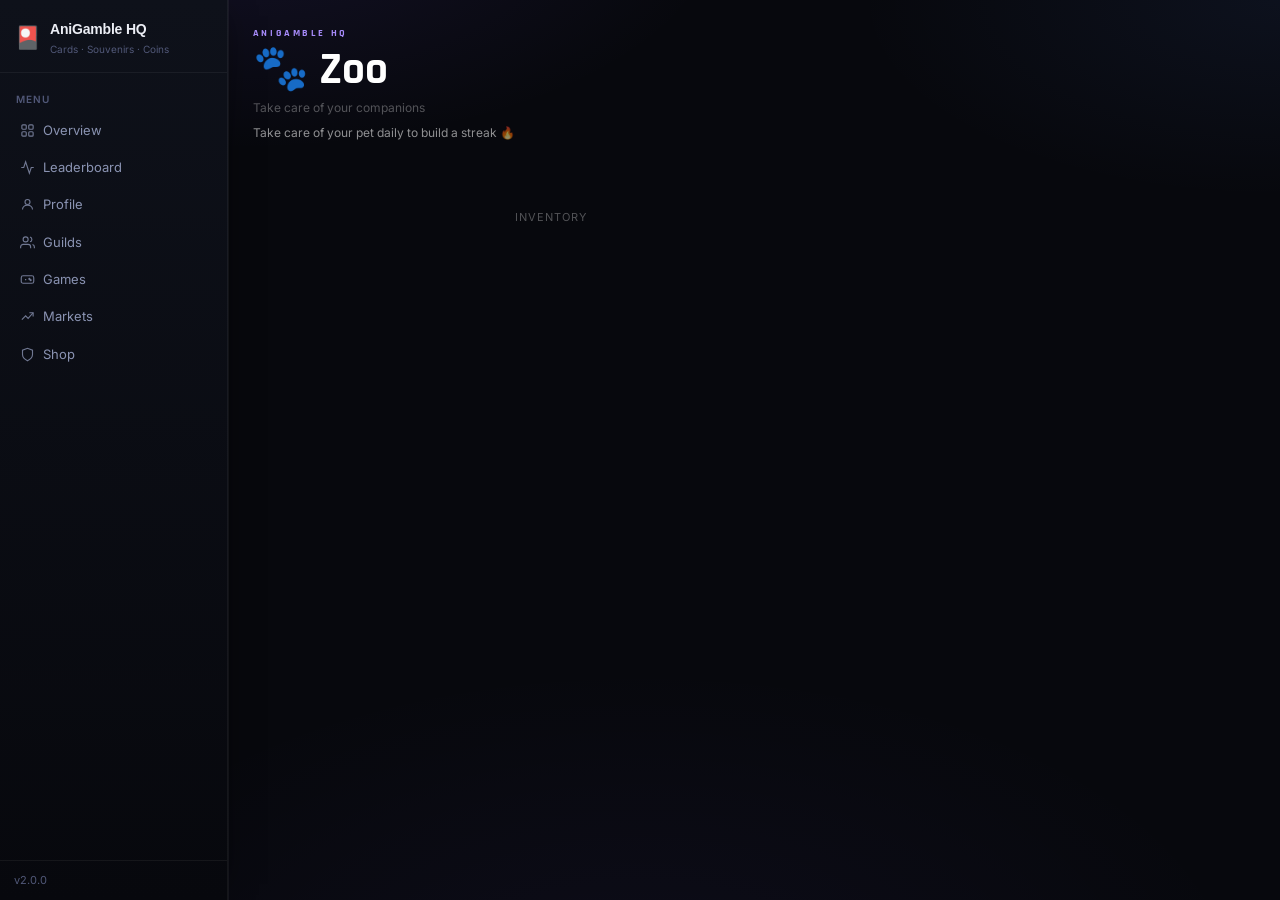
<file: zoo.html>
<!DOCTYPE html>
<html lang="en">
<head>
  <meta charset="UTF-8" />
  <meta name="viewport" content="width=device-width, initial-scale=1.0" />
  <title>AniGamble HQ — Zoo</title>
  <link rel="stylesheet" href="css/style.css" />
  <link rel="stylesheet" href="css/dashboard.css" />
  <link rel="stylesheet" href="css/animations.css" />
  <link rel="stylesheet" href="css/premium.css">
  <link href="https://fonts.googleapis.com/css2?family=Rajdhani:wght@500;600;700&family=Inter:wght@400;500&display=swap" rel="stylesheet" />
  <style>
    .zoo-header { margin-bottom: 1.75rem; }
    .zoo-eyebrow {
      font-family: 'Rajdhani', sans-serif; font-size: 10px; font-weight: 700;
      letter-spacing: 0.28em; text-transform: uppercase; color: #a78bfa; margin-bottom: 0.5rem;
    }
    .zoo-title {
      font-family: 'Rajdhani', sans-serif; font-size: clamp(2rem, 5vw, 3.2rem);
      font-weight: 700; color: #fff; line-height: 1.0;
    }
    .zoo-sub { font-size: 12px; color: rgba(255,255,255,0.3); margin-top: 6px; }
    .zoo-streak { color: rgba(255,255,255,0.55); }
    .zoo-streak-flame { filter: drop-shadow(0 0 4px rgba(251,146,60,0.6)); }

    .zoo-layout { display: grid; grid-template-columns: 220px 1fr; gap: 1.5rem; align-items: start; }
    @media (max-width: 760px) { .zoo-layout { grid-template-columns: 1fr; } }

    /* Roster */
    #zoo-roster { display: flex; flex-direction: column; gap: 10px; }
    .zoo-roster-card {
      position: relative;
      background: rgba(8,6,24,0.85);
      border: 1px solid rgba(255,255,255,0.08);
      border-radius: 14px;
      padding: 12px;
      text-align: center;
      cursor: pointer;
      transition: border-color 0.2s, transform 0.2s, box-shadow 0.2s;
      opacity: 0;
      animation: rosterCardIn 0.4s ease forwards;
    }
    #zoo-roster .zoo-roster-card:nth-child(1) { animation-delay: 0.02s; }
    #zoo-roster .zoo-roster-card:nth-child(2) { animation-delay: 0.08s; }
    #zoo-roster .zoo-roster-card:nth-child(3) { animation-delay: 0.14s; }
    #zoo-roster .zoo-roster-card:nth-child(4) { animation-delay: 0.20s; }
    #zoo-roster .zoo-roster-card:nth-child(5) { animation-delay: 0.26s; }
    #zoo-roster .zoo-roster-card:nth-child(n+6) { animation-delay: 0.30s; }
    @keyframes rosterCardIn {
      from { opacity: 0; transform: translateY(8px); }
      to   { opacity: 1; transform: translateY(0); }
    }
    .zoo-roster-card:hover { transform: translateY(-3px); border-color: rgba(139,92,246,0.35); box-shadow: 0 6px 18px rgba(0,0,0,0.3); }
    .zoo-roster-card.active { border-color: #a78bfa; box-shadow: 0 0 20px rgba(139,92,246,0.2); }
    .zoo-roster-card:active { transform: translateY(-1px) scale(0.98); }
    .zoo-roster-img { width: 48px; height: 48px; object-fit: contain; margin-bottom: 6px; transition: transform 0.2s; }
    .zoo-roster-card:hover .zoo-roster-img { transform: scale(1.08) rotate(-2deg); }
    .zoo-roster-name { font-family: 'Rajdhani', sans-serif; font-weight: 700; font-size: 14px; color: #e2e8f0; }
    .zoo-roster-sub { font-size: 11px; color: rgba(255,255,255,0.35); margin-top: 2px; }
    .zoo-roster-badge {
      display: inline-block; margin-top: 6px; font-size: 9px; letter-spacing: 0.1em;
      color: #34d399; border: 1px solid rgba(52,211,153,0.4); border-radius: 10px; padding: 2px 8px;
      animation: badgeGlow 2.2s ease-in-out infinite;
    }
    @keyframes badgeGlow {
      0%, 100% { box-shadow: 0 0 0 rgba(52,211,153,0); }
      50% { box-shadow: 0 0 8px rgba(52,211,153,0.4); }
    }
    .zoo-roster-release {
      position: absolute; top: 6px; right: 6px;
      background: rgba(248,113,113,0.12); border: 1px solid rgba(248,113,113,0.3);
      color: #f87171; width: 20px; height: 20px; border-radius: 50%;
      font-size: 11px; line-height: 1; cursor: pointer; transition: background 0.15s, transform 0.15s;
    }
    .zoo-roster-release:hover { background: rgba(248,113,113,0.25); transform: scale(1.1); }

    /* Mood badge */
    .zoo-mood-badge {
      position: absolute; top: 8px; left: 8px; font-size: 15px;
      background: rgba(8,6,24,0.75); border-radius: 50%; width: 22px; height: 22px;
      display: flex; align-items: center; justify-content: center;
    }
    .zoo-mood-tag { font-size: 11px; font-weight: 500; color: rgba(255,255,255,0.5); margin-left: 6px; }

    /* Rarity aura */
    .rarity-uncommon { border-color: rgba(52,211,153,0.4) !important; }
    .rarity-rare { border-color: rgba(96,165,250,0.5) !important; box-shadow: 0 0 16px rgba(96,165,250,0.18); }
    .rarity-epic { border-color: rgba(167,139,250,0.55) !important; box-shadow: 0 0 20px rgba(167,139,250,0.25); }
    .rarity-legendary {
      border-color: rgba(251,191,36,0.6) !important;
      box-shadow: 0 0 26px rgba(251,191,36,0.3);
      animation: legendaryPulse 2.4s ease-in-out infinite;
    }
    @keyframes legendaryPulse {
      0%, 100% { box-shadow: 0 0 20px rgba(251,191,36,0.22); }
      50% { box-shadow: 0 0 32px rgba(251,191,36,0.4); }
    }

    /* Active pet card */
    .lb-card.zoo-card { padding: 1.5rem; }
    .zoo-pet-header { position: relative; display: flex; align-items: center; gap: 14px; margin-bottom: 0.75rem; }
    .zoo-pet-img {
      width: 64px; height: 64px; object-fit: contain;
      animation: petBreathe 3.2s ease-in-out infinite;
      transform-origin: center bottom;
    }
    @keyframes petBreathe {
      0%, 100% { transform: scale(1) translateY(0); }
      50% { transform: scale(1.03) translateY(-2px); }
    }
    .zoo-pet-img.bounce { animation: petBounce 0.45s ease; }
    @keyframes petBounce {
      0%   { transform: scale(1) rotate(0deg); }
      30%  { transform: scale(1.15) rotate(-4deg); }
      60%  { transform: scale(0.95) rotate(3deg); }
      100% { transform: scale(1) rotate(0deg); }
    }
    .zoo-pet-name { font-family: 'Rajdhani', sans-serif; font-weight: 700; font-size: 22px; color: #fff; }
    .zoo-pet-sub { font-size: 12px; color: rgba(255,255,255,0.4); margin-top: 2px; }

    /* Particle burst */
    #zoo-particles { position: absolute; inset: 0; overflow: visible; pointer-events: none; }
    .zoo-particle {
      position: absolute; font-size: 18px; pointer-events: none;
      animation: particleFloat 1s ease-out forwards;
    }
    @keyframes particleFloat {
      0%   { transform: translate(0, 0) scale(0.6); opacity: 1; }
      100% { transform: translate(var(--dx, 0), -60px) scale(1.1); opacity: 0; }
    }

    /* Flavor text line */
    .zoo-flavor {
      font-size: 12px; font-style: italic; color: rgba(196,181,253,0.7);
      min-height: 16px; margin: 4px 0 1rem; opacity: 0;
    }
    .zoo-flavor.show { animation: flavorFade 2.2s ease forwards; }
    @keyframes flavorFade {
      0%   { opacity: 0; transform: translateY(2px); }
      15%  { opacity: 1; transform: translateY(0); }
      85%  { opacity: 1; }
      100% { opacity: 0; }
    }

    .zoo-stats { display: flex; flex-direction: column; gap: 10px; margin-bottom: 1.5rem; border-radius: 10px; }
    .zoo-stats.level-pulse { animation: statsPulse 0.9s ease; }
    @keyframes statsPulse {
      0%   { filter: brightness(1); }
      40%  { filter: brightness(1.5); }
      100% { filter: brightness(1); }
    }
    .zoo-stat-row { display: grid; grid-template-columns: 100px 1fr 70px; align-items: center; gap: 10px; }
    .zoo-stat-label { font-size: 12px; color: rgba(255,255,255,0.55); }
    .zoo-stat-bar {
      position: relative; height: 8px; border-radius: 4px; background: rgba(255,255,255,0.06);
      overflow: hidden; display: block;
    }
    .zoo-stat-bar span {
      display: block; height: 100%; border-radius: 4px;
      transition: width 0.5s cubic-bezier(0.22, 1, 0.36, 1);
      position: relative; overflow: hidden;
    }
    .zoo-stat-bar span::after {
      content: ''; position: absolute; inset: 0;
      background: linear-gradient(90deg, transparent, rgba(255,255,255,0.35), transparent);
      transform: translateX(-100%);
      animation: barShimmer 2.6s ease-in-out infinite;
    }
    @keyframes barShimmer {
      0% { transform: translateX(-100%); }
      50%, 100% { transform: translateX(100%); }
    }
    .zoo-stat-val { font-size: 11px; color: rgba(255,255,255,0.45); text-align: right; }

    .zoo-actions { display: flex; flex-wrap: wrap; gap: 10px; }
    .zoo-action-btn {
      position: relative; overflow: hidden;
      font-family: 'Rajdhani', sans-serif; font-weight: 700; font-size: 13px;
      padding: 0.65rem 1.1rem; border-radius: 10px;
      background: rgba(139,92,246,0.15); border: 1px solid rgba(139,92,246,0.4);
      color: #c4b5fd; cursor: pointer; transition: background 0.2s, transform 0.15s;
      display: flex; flex-direction: column; gap: 6px; min-width: 96px;
    }
    .zoo-action-btn:hover:not(:disabled) { background: rgba(139,92,246,0.28); transform: translateY(-1px); }
    .zoo-action-btn:active:not(:disabled) { transform: translateY(0) scale(0.97); }
    .zoo-action-btn:disabled { opacity: 0.45; cursor: not-allowed; }
    .zoo-action-label { pointer-events: none; }
    .zoo-cd-track {
      display: block; height: 3px; border-radius: 2px; background: rgba(255,255,255,0.08); overflow: hidden;
    }
    .zoo-cd-fill {
      display: block; height: 100%; background: linear-gradient(90deg, #a78bfa, #34d399);
      transition: width 1s linear;
    }

    .zoo-inv-section { margin-top: 1.5rem; }
    .zoo-inv-section-title { font-size: 11px; letter-spacing: 0.1em; color: rgba(255,255,255,0.3); margin-bottom: 8px; text-transform: uppercase; }
    .zoo-inv-item {
      display: inline-block; font-size: 12px; color: #e2e8f0;
      background: rgba(255,255,255,0.05); border: 1px solid rgba(255,255,255,0.08);
      border-radius: 8px; padding: 4px 10px; margin: 0 6px 6px 0;
      transition: transform 0.15s, background 0.15s;
    }
    .zoo-inv-item:hover { transform: translateY(-1px); background: rgba(255,255,255,0.09); }
    .zoo-inv-empty { font-size: 12px; color: rgba(255,255,255,0.3); }

    #zoo-loading, #zoo-empty { display: none; text-align: center; padding: 3rem 1rem; }
    #zoo-loading { display: flex; justify-content: center; }
    .empty-icon { font-size: 32px; margin-bottom: 8px; display: inline-block; animation: emptyBob 2.4s ease-in-out infinite; }
    @keyframes emptyBob {
      0%, 100% { transform: translateY(0) rotate(0deg); }
      50% { transform: translateY(-4px) rotate(-4deg); }
    }
    .empty-text { color: rgba(255,255,255,0.4); font-size: 13px; }

    #zoo-toast {
      position: fixed; bottom: 24px; left: 50%; transform: translateX(-50%) translateY(20px) scale(0.95);
      background: rgba(20,16,40,0.95); border: 1px solid rgba(139,92,246,0.4);
      color: #e2e8f0; font-size: 13px; padding: 10px 18px; border-radius: 10px;
      opacity: 0; pointer-events: none; transition: opacity 0.25s, transform 0.25s;
      z-index: 50;
    }
    #zoo-toast.show { opacity: 1; transform: translateX(-50%) translateY(0) scale(1); }

    @media (prefers-reduced-motion: reduce) {
      .zoo-roster-card, .zoo-pet-img, .zoo-particle, .zoo-flavor, .zoo-stats,
      .zoo-stat-bar span::after, .zoo-roster-badge, .rarity-legendary, .empty-icon {
        animation: none !important;
      }
    }
  </style>
</head>
<body>
<div class="layout">
  <aside class="sidebar" id="sidebar"></aside>
  <main class="main">

    <div class="zoo-header fade-in">
      <div class="zoo-eyebrow">AniGamble HQ</div>
      <div class="zoo-title">🐾 Zoo</div>
      <div class="zoo-sub">Take care of your companions</div>
      <div class="zoo-sub zoo-streak" id="zoo-streak">Take care of your pet daily to build a streak 🔥</div>
    </div>

    <div id="zoo-loading"><div class="spinner"></div></div>
    <div id="zoo-empty"></div>

    <div id="zoo-root" class="zoo-layout fade-in">
      <div id="zoo-roster"></div>
      <div class="lb-card zoo-card">
        <div id="zoo-active" class="zoo-active-inner"></div>
        <div class="zoo-inv-section">
          <div class="zoo-inv-section-title">Inventory</div>
          <div id="zoo-inventory"></div>
        </div>
      </div>
    </div>

  </main>
</div>

<div id="zoo-toast"></div>

<script src="data/config.js"></script>
<script src="js/api.js"></script>
<script src="js/app.js"></script>
<script src="js/zoo.js"></script>
</body>
</html>
</file>
<file: css/style.css>
/* ── Reset ───────────────────────────────────────────────────── */
*, *::before, *::after { box-sizing: border-box; margin: 0; padding: 0; }

/* ── Design Tokens ───────────────────────────────────────────── */
:root {
  --bg:       #0a0c12;
  --bg-2:     #10131c;
  --bg-3:     #181d2a;
  --bg-4:     #1f2535;
  --bg-5:     #252c3e;

  --border:   rgba(255,255,255,0.06);
  --border-2: rgba(255,255,255,0.11);
  --border-accent: rgba(124,93,250,0.3);

  --text:   #eceef5;
  --text-2: #8a93b2;
  --text-3: #515878;

  --accent:      #7c5dfa;
  --accent-dim:  rgba(124,93,250,0.12);
  --accent-glow: rgba(124,93,250,0.25);
  --accent-2:    #5b8af5;

  --gold:       #f0c040;
  --gold-dim:   rgba(240,192,64,0.12);
  --green:      #22d472;
  --green-dim:  rgba(34,212,114,0.12);
  --danger:     #e24b4a;
  --danger-dim: rgba(226,75,74,0.12);
  --success:    #22d472;
  --pp-color:   #a78bfa;
  --pp-dim:     rgba(167,139,250,0.12);

  --font-body:    'Inter', -apple-system, BlinkMacSystemFont, sans-serif;
  --font-display: 'Space Grotesk', -apple-system, BlinkMacSystemFont, sans-serif;

  --radius:    8px;
  --radius-lg: 14px;
  --radius-xl: 20px;

  --sidebar-w: 228px;

  --shadow:    0 2px 16px rgba(0,0,0,0.4);
  --shadow-lg: 0 8px 48px rgba(0,0,0,0.65);
  --shadow-accent: 0 4px 20px rgba(124,93,250,0.2);

  --glass-blur: blur(16px);

  /* Mobile nav height */
  --topbar-h: 56px;
}

/* ── Base ────────────────────────────────────────────────────── */
html { font-size: 14px; }

body {
  font-family: var(--font-body);
  background: var(--bg);
  color: var(--text);
  line-height: 1.6;
  min-height: 100vh;
  /* Subtle noise texture via gradient */
  background-image:
    radial-gradient(ellipse 80% 50% at 50% -20%, rgba(124,93,250,0.07) 0%, transparent 60%);
}

a { color: inherit; text-decoration: none; }
button { cursor: pointer; font-family: var(--font-body); }
input, select, textarea { font-family: var(--font-body); }

/* ── Layout ──────────────────────────────────────────────────── */
.layout {
  display: flex;
  min-height: 100vh;
}

/* ── Mobile Top Bar ──────────────────────────────────────────── */
.topbar {
  display: none;
  position: fixed;
  top: 0; left: 0; right: 0;
  height: var(--topbar-h);
  background: rgba(10,12,18,0.92);
  backdrop-filter: var(--glass-blur);
  -webkit-backdrop-filter: var(--glass-blur);
  border-bottom: 1px solid var(--border);
  align-items: center;
  justify-content: space-between;
  padding: 0 1rem;
  z-index: 200;
}

.topbar-brand {
  font-family: var(--font-display);
  font-size: 15px;
  font-weight: 700;
  color: var(--text);
  letter-spacing: -0.3px;
}

.topbar-hamburger {
  width: 36px;
  height: 36px;
  background: var(--bg-3);
  border: 1px solid var(--border-2);
  border-radius: var(--radius);
  display: flex;
  align-items: center;
  justify-content: center;
  color: var(--text-2);
  transition: background 0.15s, color 0.15s;
}

.topbar-hamburger:hover { background: var(--bg-4); color: var(--text); }

/* ── Sidebar Overlay (mobile) ────────────────────────────────── */
.sidebar-overlay {
  display: none;
  position: fixed;
  inset: 0;
  background: rgba(0,0,0,0.6);
  backdrop-filter: blur(4px);
  z-index: 150;
  opacity: 0;
  transition: opacity 0.25s;
}
.sidebar-overlay.open { opacity: 1; }

/* ── Sidebar ─────────────────────────────────────────────────── */
.sidebar {
  width: var(--sidebar-w);
  min-height: 100vh;
  background: var(--bg-2);
  border-right: 1px solid var(--border);
  display: flex;
  flex-direction: column;
  position: sticky;
  top: 0;
  height: 100vh;
  overflow-y: auto;
  flex-shrink: 0;
  transition: transform 0.28s cubic-bezier(0.16, 1, 0.3, 1);
  z-index: 160;
}

.sidebar::-webkit-scrollbar { width: 0; }

.sidebar-brand {
  padding: 1.25rem 1rem 1.1rem;
  border-bottom: 1px solid var(--border);
  display: flex;
  align-items: center;
  gap: 0.65rem;
}

.brand-icon { font-size: 22px; }

.brand-name {
  font-family: var(--font-display);
  font-weight: 700;
  font-size: 14px;
  letter-spacing: -0.2px;
  color: var(--text);
}

.brand-tag {
  font-size: 10px;
  color: var(--text-3);
  margin-top: 1px;
}

.nav-section { padding: 0.75rem 0.65rem; flex: 1; }

.nav-label {
  font-size: 10px;
  font-weight: 600;
  text-transform: uppercase;
  letter-spacing: 0.09em;
  color: var(--text-3);
  padding: 0 0.5rem 0.4rem;
  margin-top: 0.5rem;
}

.nav-link {
  display: flex;
  align-items: center;
  gap: 0.6rem;
  padding: 0.52rem 0.75rem;
  border-radius: var(--radius);
  font-size: 13px;
  color: var(--text-2);
  transition: background 0.15s, color 0.15s;
  margin-bottom: 2px;
  position: relative;
}

.nav-link svg { width: 15px; height: 15px; flex-shrink: 0; opacity: 0.8; }

.nav-link:hover {
  background: var(--bg-3);
  color: var(--text);
}

.nav-link:hover svg { opacity: 1; }

.nav-link.active {
  background: var(--accent-dim);
  color: var(--accent);
  font-weight: 600;
}

.nav-link.active::before {
  content: '';
  position: absolute;
  left: 0;
  top: 20%;
  height: 60%;
  width: 2.5px;
  background: var(--accent);
  border-radius: 0 2px 2px 0;
}

.nav-link.active svg { opacity: 1; }

.sidebar-footer {
  padding: 0.75rem 1rem;
  font-size: 11px;
  color: var(--text-3);
  border-top: 1px solid var(--border);
  display: flex;
  justify-content: space-between;
  align-items: center;
}

/* ── Main Content ────────────────────────────────────────────── */
.main {
  flex: 1;
  padding: 1.75rem;
  min-width: 0;
  max-width: 1120px;
}

.page-header {
  margin-bottom: 1.5rem;
  display: flex;
  align-items: flex-start;
  justify-content: space-between;
  gap: 1rem;
  flex-wrap: wrap;
}

.page-title {
  font-family: var(--font-display);
  font-size: 22px;
  font-weight: 700;
  letter-spacing: -0.4px;
  color: var(--text);
}

.page-sub {
  font-size: 13px;
  color: var(--text-3);
  margin-top: 3px;
}

/* ── Cards ───────────────────────────────────────────────────── */
.card {
  background: var(--bg-2);
  border: 1px solid var(--border);
  border-radius: var(--radius-lg);
  padding: 1.25rem;
}

.card-header {
  display: flex;
  align-items: center;
  justify-content: space-between;
  margin-bottom: 1rem;
}

.card-title {
  font-family: var(--font-display);
  font-size: 14px;
  font-weight: 600;
  color: var(--text);
}

/* ── Stat Grid ───────────────────────────────────────────────── */
.stat-grid {
  display: grid;
  grid-template-columns: repeat(auto-fill, minmax(160px, 1fr));
  gap: 0.85rem;
  margin-bottom: 1.25rem;
}

.stat-card {
  background: var(--bg-2);
  border: 1px solid var(--border);
  border-radius: var(--radius-lg);
  padding: 1rem 1.15rem;
  position: relative;
  overflow: hidden;
  transition: border-color 0.2s, transform 0.2s;
}

.stat-card:hover {
  border-color: var(--border-2);
  transform: translateY(-1px);
}

/* Subtle top accent line */
.stat-card::before {
  content: '';
  position: absolute;
  top: 0; left: 0; right: 0;
  height: 1px;
  background: linear-gradient(90deg, transparent, rgba(255,255,255,0.08), transparent);
}

.stat-label {
  font-size: 11px;
  color: var(--text-3);
  font-weight: 600;
  text-transform: uppercase;
  letter-spacing: 0.07em;
  margin-bottom: 0.4rem;
}

.stat-value {
  font-family: var(--font-display);
  font-size: 26px;
  font-weight: 700;
  letter-spacing: -0.5px;
  line-height: 1.1;
  color: var(--text);
}

.stat-value.purple { color: var(--accent); }
.stat-value.gold   { color: var(--gold); }
.stat-value.green  { color: var(--green); }
.stat-value.pp     { color: var(--pp-color); }

/* ── Avatar ──────────────────────────────────────────────────── */
.avatar {
  border-radius: 50%;
  display: flex;
  align-items: center;
  justify-content: center;
  font-weight: 700;
  color: #fff;
  flex-shrink: 0;
  font-family: var(--font-display);
}

/* ── Badges ──────────────────────────────────────────────────── */
.badge {
  display: inline-flex;
  align-items: center;
  padding: 2px 8px;
  border-radius: 20px;
  font-size: 11px;
  font-weight: 600;
  white-space: nowrap;
}

.badge-purple { background: var(--accent-dim); color: var(--accent); }
.badge-green  { background: var(--green-dim);  color: var(--green); }
.badge-gold   { background: var(--gold-dim);   color: var(--gold); }
.badge-pp     { background: var(--pp-dim);     color: var(--pp-color); }

/* ── Role Badge ──────────────────────────────────────────────── */
.role-badge {
  display: inline-flex;
  align-items: center;
  padding: 1px 7px;
  border-radius: 4px;
  font-size: 10px;
  font-weight: 600;
}

/* ── Rank Medals ─────────────────────────────────────────────── */
.rank-num {
  display: inline-flex;
  align-items: center;
  justify-content: center;
  font-family: var(--font-display);
  font-size: 12px;
  font-weight: 700;
  width: 28px;
  height: 28px;
  border-radius: 7px;
  background: var(--bg-4);
  color: var(--text-3);
  flex-shrink: 0;
}

.rank-num.top1 { background: rgba(240,192,64,0.18); color: var(--gold); border: 1px solid rgba(240,192,64,0.2); }
.rank-num.top2 { background: rgba(192,192,220,0.15); color: #c0c0dc; }
.rank-num.top3 { background: rgba(180,120,80,0.15); color: #b47850; }

/* ── Search Bar ──────────────────────────────────────────────── */
.search-bar {
  position: relative;
  display: flex;
  align-items: center;
}

.search-icon {
  position: absolute;
  left: 0.75rem;
  color: var(--text-3);
  display: flex;
  pointer-events: none;
}

.search-bar input {
  width: 100%;
  background: var(--bg-3);
  border: 1px solid var(--border);
  border-radius: var(--radius);
  padding: 0.6rem 0.85rem 0.6rem 2.2rem;
  color: var(--text);
  font-size: 13px;
  outline: none;
  transition: border-color 0.15s, background 0.15s;
}

.search-bar input:focus {
  border-color: var(--border-accent);
  background: var(--bg-4);
}

.search-bar input::placeholder { color: var(--text-3); }

/* ── Tabs ────────────────────────────────────────────────────── */
.game-tabs {
  display: flex;
  gap: 4px;
  background: var(--bg-3);
  border: 1px solid var(--border);
  padding: 3px;
  border-radius: var(--radius);
  width: fit-content;
  flex-wrap: wrap;
}

.game-tab {
  background: none;
  border: none;
  color: var(--text-2);
  padding: 0.38rem 0.85rem;
  font-size: 12.5px;
  font-weight: 500;
  border-radius: 6px;
  cursor: pointer;
  transition: background 0.15s, color 0.15s;
  white-space: nowrap;
}

.game-tab:hover { background: var(--bg-4); color: var(--text); }
.game-tab.active {
  background: var(--accent);
  color: #fff;
  font-weight: 600;
  box-shadow: 0 2px 8px rgba(124,93,250,0.3);
}

/* ── Table ───────────────────────────────────────────────────── */
.table-wrap { overflow-x: auto; -webkit-overflow-scrolling: touch; }

table { width: 100%; border-collapse: collapse; }

thead th {
  font-size: 10.5px;
  font-weight: 600;
  text-transform: uppercase;
  letter-spacing: 0.07em;
  color: var(--text-3);
  padding: 0.55rem 0.85rem;
  border-bottom: 1px solid var(--border);
  text-align: left;
  white-space: nowrap;
}

tbody tr { transition: background 0.1s; cursor: pointer; }
tbody tr:hover { background: var(--bg-3); }

tbody td {
  padding: 0.65rem 0.85rem;
  font-size: 13px;
  border-bottom: 1px solid var(--border);
  vertical-align: middle;
}

tbody tr:last-child td { border-bottom: none; }

.td-muted { color: var(--text-2); }

/* ── User Cell ───────────────────────────────────────────────── */
.user-cell {
  display: flex;
  align-items: center;
  gap: 0.6rem;
}

.user-cell-name {
  font-size: 13px;
  font-weight: 500;
  color: var(--text);
  display: flex;
  align-items: center;
  gap: 5px;
  flex-wrap: wrap;
}

.user-cell-phone {
  font-size: 11px;
  color: var(--text-3);
  margin-top: 1px;
}

/* ── Loader ──────────────────────────────────────────────────── */
.loader {
  display: flex;
  align-items: center;
  gap: 0.65rem;
  color: var(--text-3);
  font-size: 13px;
  padding: 1.5rem 0;
  justify-content: center;
}

.spinner {
  width: 18px;
  height: 18px;
  border: 2px solid var(--border-2);
  border-top-color: var(--accent);
  border-radius: 50%;
  animation: spin 0.7s linear infinite;
  flex-shrink: 0;
}

@keyframes spin { to { transform: rotate(360deg); } }

/* ── Empty State ─────────────────────────────────────────────── */
.empty {
  text-align: center;
  padding: 2.5rem 1rem;
  color: var(--text-3);
}

.empty-icon { font-size: 32px; margin-bottom: 0.5rem; }
.empty-text { font-size: 13px; }

/* ── Toast ───────────────────────────────────────────────────── */
.toast {
  position: fixed;
  bottom: 1.5rem;
  left: 50%;
  transform: translateX(-50%) translateY(1rem);
  background: var(--bg-4);
  border: 1px solid var(--border-2);
  color: var(--text);
  padding: 0.6rem 1.25rem;
  border-radius: var(--radius);
  font-size: 13px;
  opacity: 0;
  transition: all 0.25s;
  z-index: 9999;
  white-space: nowrap;
  box-shadow: var(--shadow);
}

.toast.show { opacity: 1; transform: translateX(-50%) translateY(0); }
.toast-success { border-color: var(--green); color: var(--green); }
.toast-error   { border-color: var(--danger); color: var(--danger); }

/* ── Inputs ──────────────────────────────────────────────────── */
.admin-input {
  background: var(--bg-3);
  border: 1px solid var(--border);
  border-radius: var(--radius);
  padding: 0.55rem 0.85rem;
  color: var(--text);
  font-size: 13px;
  outline: none;
  transition: border-color 0.15s;
  width: 100%;
}

.admin-input:focus { border-color: var(--border-accent); }
.admin-input::placeholder { color: var(--text-3); }

/* ── Buttons ─────────────────────────────────────────────────── */
.btn {
  display: inline-flex;
  align-items: center;
  justify-content: center;
  gap: 6px;
  padding: 0.55rem 1.1rem;
  border-radius: var(--radius);
  font-size: 13px;
  font-weight: 600;
  border: none;
  cursor: pointer;
  transition: opacity 0.15s, transform 0.1s, box-shadow 0.15s;
  white-space: nowrap;
}

.btn:hover   { opacity: 0.88; }
.btn:active  { transform: scale(0.97); }
.btn-primary { background: var(--accent); color: #fff; box-shadow: 0 2px 10px rgba(124,93,250,0.3); }
.btn-primary:hover { box-shadow: 0 4px 16px rgba(124,93,250,0.4); }
.btn-green   { background: var(--green); color: #0a0c12; }
.btn-danger  { background: var(--danger); color: #fff; }
.btn-ghost   { background: var(--bg-3); color: var(--text-2); border: 1px solid var(--border-2); }
.btn-ghost:hover { background: var(--bg-4); color: var(--text); }

/* ── Login Button ────────────────────────────────────────────── */
.login-btn {
  background: linear-gradient(135deg, var(--accent), #9b7dff);
  color: #fff;
  padding: 10px 20px;
  border-radius: var(--radius-lg);
  font-weight: 600;
  font-size: 13.5px;
  transition: transform 0.2s, box-shadow 0.2s;
  box-shadow: 0 4px 14px rgba(124,93,250,0.35);
  display: inline-flex;
  align-items: center;
  gap: 6px;
}

.login-btn:hover {
  transform: translateY(-2px);
  box-shadow: 0 8px 24px rgba(124,93,250,0.45);
}

/* ── Code ────────────────────────────────────────────────────── */
code {
  background: var(--bg-3);
  padding: 1px 6px;
  border-radius: 4px;
  font-size: 12px;
  color: var(--pp-color);
  border: 1px solid var(--border);
}

/* ── Scrollbar ───────────────────────────────────────────────── */
::-webkit-scrollbar { width: 5px; height: 5px; }
::-webkit-scrollbar-track { background: transparent; }
::-webkit-scrollbar-thumb { background: var(--bg-5); border-radius: 3px; }

/* ── PP History ──────────────────────────────────────────────── */
.pp-history { display: flex; flex-direction: column; gap: 3px; }

.pp-entry {
  display: flex;
  justify-content: space-between;
  align-items: center;
  padding: 5px 8px;
  border-radius: 6px;
  font-size: 12px;
  background: var(--bg-3);
  border: 1px solid var(--border);
}

.pp-entry.pp-gain { color: var(--green); }
.pp-entry.pp-loss { color: var(--danger); }
.pp-entry span:first-child { color: var(--text-2); font-size: 11px; }

/* ── Animations ──────────────────────────────────────────────── */
.fade-in {
  animation: fadeIn 0.3s ease forwards;
}

@keyframes fadeIn {
  from { opacity: 0; transform: translateY(6px); }
  to   { opacity: 1; transform: translateY(0); }
}

/* ── Responsive: Mobile ──────────────────────────────────────── */
@media (max-width: 768px) {
  .topbar { display: flex; }

  .sidebar {
    position: fixed;
    top: 0; left: 0;
    height: 100vh;
    transform: translateX(-100%);
  }

  .sidebar.open { transform: translateX(0); }
  .sidebar-overlay { display: block; }

  .main {
    padding: 1rem;
    padding-top: calc(var(--topbar-h) + 1rem);
    max-width: 100vw;
  }

  .page-header { margin-bottom: 1.25rem; }
  .page-title  { font-size: 19px; }

  .stat-grid {
    grid-template-columns: repeat(2, 1fr);
    gap: 0.65rem;
  }

  .stat-value { font-size: 22px; }

  /* Compact table cells on mobile */
  thead th,
  tbody td { padding: 0.55rem 0.65rem; font-size: 12px; }

  .badge { font-size: 10px; padding: 1px 6px; }

  .game-tabs { width: 100%; }
  .game-tab  { flex: 1; text-align: center; }

  .btn { font-size: 12.5px; padding: 0.5rem 0.9rem; }
}

@media (max-width: 380px) {
  .stat-grid { grid-template-columns: 1fr; }
}
</file>
<file: css/dashboard.css>
.dash-grid {
  display: grid;
  grid-template-columns: repeat(auto-fit, minmax(340px, 1fr));
  gap: 1.25rem;
  margin-top: 1.25rem;
}

@media (max-width: 768px) {
  .dash-grid { grid-template-columns: 1fr; gap: 1rem; }
}

/* ── Modal Overlay ───────────────────────────────────────────── */
.modal-overlay {
  display: none;
  position: fixed;
  inset: 0;
  background: rgba(0, 0, 0, 0.7);
  backdrop-filter: blur(8px);
  -webkit-backdrop-filter: blur(8px);
  z-index: 1000;
  align-items: center;
  justify-content: center;
  padding: 1rem;
  overflow-y: auto;
}

.modal-overlay.open { display: flex; }

.modal {
  background: var(--bg-2);
  border: 1px solid var(--border-2);
  border-radius: var(--radius-xl);
  padding: 1.75rem;
  width: 100%;
  max-width: 660px;
  max-height: 90vh;
  overflow-y: auto;
  position: relative;
  box-shadow: var(--shadow-lg), 0 0 0 1px rgba(255,255,255,0.03) inset;
}

/* Inner top highlight */
.modal::before {
  content: '';
  position: absolute;
  top: 0; left: 10%; right: 10%;
  height: 1px;
  background: linear-gradient(90deg, transparent, rgba(255,255,255,0.08), transparent);
  border-radius: 50%;
}

.modal::-webkit-scrollbar { width: 4px; }
.modal::-webkit-scrollbar-thumb { background: var(--bg-5); border-radius: 4px; }

.modal-close {
  position: absolute;
  top: 1.15rem;
  right: 1.15rem;
  width: 30px;
  height: 30px;
  background: var(--bg-3);
  border: 1px solid var(--border-2);
  border-radius: 50%;
  display: flex;
  align-items: center;
  justify-content: center;
  font-size: 13px;
  color: var(--text-3);
  cursor: pointer;
  transition: background 0.15s, color 0.15s, transform 0.2s;
  z-index: 10;
}

.modal-close:hover {
  background: var(--bg-4);
  color: var(--text);
  transform: rotate(90deg);
}

/* ── Modal Profile Hero ──────────────────────────────────────── */
.modal-hero {
  display: flex;
  align-items: flex-start;
  gap: 1rem;
  margin-bottom: 1.4rem;
  padding-right: 2.5rem;
}

.modal-hero-name {
  font-family: var(--font-display);
  font-size: 20px;
  font-weight: 700;
  letter-spacing: -0.3px;
  color: var(--text);
}

.modal-hero-meta {
  font-size: 12px;
  color: var(--text-3);
  margin-top: 4px;
  display: flex;
  align-items: center;
  gap: 6px;
  flex-wrap: wrap;
}

.modal-guild {
  font-size: 11.5px;
  color: var(--accent);
  font-weight: 500;
  margin-top: 4px;
}

.modal-bio {
  font-size: 12px;
  color: var(--text-2);
  margin-top: 5px;
  font-style: italic;
  opacity: 0.8;
  line-height: 1.5;
}

/* ── Modal Stats Row ─────────────────────────────────────────── */
.modal-stats-row {
  display: grid;
  grid-template-columns: repeat(4, 1fr);
  gap: 0.6rem;
  margin-bottom: 1.4rem;
}

.mstat {
  background: var(--bg-3);
  border: 1px solid var(--border);
  border-radius: var(--radius);
  padding: 0.7rem 0.75rem;
  text-align: center;
  transition: border-color 0.15s;
}

.mstat:hover { border-color: var(--border-2); }

.mstat-val {
  font-family: var(--font-display);
  font-size: 18px;
  font-weight: 700;
  letter-spacing: -0.4px;
  line-height: 1.2;
  color: var(--text);
}

.mstat-val.gold   { color: var(--gold); }
.mstat-val.purple { color: var(--pp-color); }
.mstat-val.green  { color: var(--green); }

.mstat-label {
  font-size: 9.5px;
  color: var(--text-3);
  margin-top: 3px;
  text-transform: uppercase;
  letter-spacing: 0.06em;
  font-weight: 600;
}

/* ── Two-column layout in modal ──────────────────────────────── */
.modal-two-col {
  display: grid;
  grid-template-columns: 1fr 1fr;
  gap: 1rem;
  margin-bottom: 1.25rem;
}

/* ── Modal Section Title ─────────────────────────────────────── */
.modal-section-title {
  font-size: 10.5px;
  font-weight: 600;
  text-transform: uppercase;
  letter-spacing: 0.08em;
  color: var(--text-3);
  margin-bottom: 0.6rem;
}

/* ── Balance Rows ────────────────────────────────────────────── */
.balance-row {
  display: flex;
  justify-content: space-between;
  align-items: center;
  padding: 0.35rem 0;
  font-size: 13px;
  color: var(--text-2);
  border-bottom: 1px solid var(--border);
}

.balance-row:last-child { border-bottom: none; }
.balance-row span { color: var(--text-3); }
.balance-row strong { color: var(--text); font-weight: 600; }
.balance-row.total {
  border-top: 1px solid var(--border-2);
  margin-top: 4px;
  padding-top: 8px;
  font-weight: 600;
}

.balance-row strong.gold   { color: var(--gold); }
.balance-row strong.purple { color: var(--pp-color); }

/* ── Coin Display ────────────────────────────────────────────── */
.coin-display {
  display: flex;
  align-items: center;
  gap: 1rem;
  flex-wrap: wrap;
}

.coin-display .amount {
  font-family: var(--font-display);
  font-size: 26px;
  font-weight: 700;
  color: var(--gold);
  letter-spacing: -0.5px;
}

.coin-display .label {
  font-size: 11px;
  color: var(--text-3);
  text-transform: uppercase;
  letter-spacing: 0.06em;
  margin-top: 2px;
}

/* ── Inventory ───────────────────────────────────────────────── */
.modal-inv-row {
  display: grid;
  grid-template-columns: 1fr 1fr;
  gap: 1rem;
}

.inv-grid {
  display: flex;
  flex-direction: column;
  gap: 3px;
  max-height: 130px;
  overflow-y: auto;
}

.inv-item {
  display: flex;
  align-items: center;
  gap: 6px;
  font-size: 12px;
  color: var(--text-2);
  padding: 4px 6px;
  border-radius: 6px;
  background: var(--bg-3);
  border: 1px solid var(--border);
  transition: border-color 0.15s;
}

.inv-item:hover { border-color: var(--border-2); }

.inv-empty {
  font-size: 12px;
  color: var(--text-3);
  padding: 4px 0;
  font-style: italic;
}

/* ── Modal Footer ────────────────────────────────────────────── */
.modal-footer-meta {
  font-size: 11px;
  color: var(--text-3);
  text-align: center;
  margin-top: 1.25rem;
  padding-top: 0.85rem;
  border-top: 1px solid var(--border);
}

/* ── Guild Grid ──────────────────────────────────────────────── */
.guild-grid {
  display: grid;
  grid-template-columns: repeat(auto-fill, minmax(260px, 1fr));
  gap: 1rem;
}

.guild-card {
  background: var(--bg-3);
  border: 1px solid var(--border);
  border-radius: var(--radius-lg);
  padding: 1.15rem;
  cursor: pointer;
  transition: border-color 0.2s, background 0.2s, transform 0.2s;
}

.guild-card:hover {
  border-color: var(--border-accent);
  background: var(--bg-4);
  transform: translateY(-2px);
}

.guild-card-header {
  display: flex;
  align-items: center;
  justify-content: space-between;
  margin-bottom: 0.75rem;
}

.guild-name {
  font-family: var(--font-display);
  font-size: 15px;
  font-weight: 600;
  color: var(--text);
}

.guild-members-list {
  display: flex;
  flex-direction: column;
  gap: 5px;
  margin-top: 0.65rem;
  max-height: 150px;
  overflow-y: auto;
}

/* ── Staff Grid ──────────────────────────────────────────────── */
.staff-grid {
  display: grid;
  grid-template-columns: repeat(auto-fill, minmax(200px, 1fr));
  gap: 1rem;
}

.staff-card {
  background: var(--bg-3);
  border: 1px solid var(--border);
  border-radius: var(--radius-lg);
  padding: 1.5rem 1.25rem;
  text-align: center;
  cursor: pointer;
  transition: border-color 0.2s, transform 0.2s, box-shadow 0.2s;
}

.staff-card:hover {
  border-color: var(--border-accent);
  transform: translateY(-3px);
  box-shadow: 0 8px 24px var(--accent-glow);
}

.staff-card-name {
  font-family: var(--font-display);
  font-weight: 600;
  font-size: 14px;
  margin-top: 0.65rem;
  color: var(--text);
}

.staff-card-role {
  font-size: 11.5px;
  color: var(--text-3);
  margin-top: 3px;
}

/* ── Responsive Modal ────────────────────────────────────────── */
@media (max-width: 640px) {
  .modal {
    padding: 1.25rem;
    border-radius: var(--radius-lg);
    max-height: 95vh;
  }

  .modal-hero {
    flex-direction: column;
    align-items: center;
    text-align: center;
    padding-right: 0;
    padding-top: 0.5rem;
  }

  .modal-hero-meta { justify-content: center; }

  .modal-stats-row { grid-template-columns: repeat(2, 1fr); }

  .modal-two-col { grid-template-columns: 1fr; gap: 0.85rem; }

  .modal-inv-row { grid-template-columns: 1fr; }
}

@media (max-width: 480px) {
  .guild-grid  { grid-template-columns: 1fr; }
  .staff-grid  { grid-template-columns: repeat(2, 1fr); }
}

@media (max-width: 360px) {
  .staff-grid  { grid-template-columns: 1fr; }
  .modal-stats-row { grid-template-columns: repeat(2, 1fr); }
}
</file>
<file: css/animations.css>
/* ══════════════════════════════════════════════════════════════
   animations.css — AniGamble HQ  ·  Upgraded Animation Engine
   ══════════════════════════════════════════════════════════════ */

/* ── Easing Library ──────────────────────────────────────────── */
:root {
  --ease-spring:      cubic-bezier(0.34, 1.56, 0.64, 1);
  --ease-bounce:      cubic-bezier(0.68, -0.55, 0.27, 1.55);
  --ease-out-expo:    cubic-bezier(0.16, 1, 0.3, 1);
  --ease-out-quart:   cubic-bezier(0.25, 1, 0.5, 1);
  --ease-in-back:     cubic-bezier(0.36, 0, 0.66, -0.56);
  --ease-out-back:    cubic-bezier(0.34, 1.56, 0.64, 1);
  --ease-in-out-circ: cubic-bezier(0.85, 0, 0.15, 1);
  --ease-decel:       cubic-bezier(0, 0, 0.2, 1);
}

/* ── Core Keyframes ──────────────────────────────────────────── */
@keyframes glassFadeUp {
  from {
    opacity: 0;
    transform: translateY(20px) scale(0.98);
    filter: blur(6px);
  }
  to {
    opacity: 1;
    transform: translateY(0) scale(1);
    filter: blur(0);
  }
}

@keyframes glassFadeDown {
  from {
    opacity: 0;
    transform: translateY(-20px) scale(0.98);
    filter: blur(4px);
  }
  to {
    opacity: 1;
    transform: translateY(0) scale(1);
    filter: blur(0);
  }
}

@keyframes glassFadeLeft {
  from {
    opacity: 0;
    transform: translateX(-18px) scale(0.97);
    filter: blur(3px);
  }
  to {
    opacity: 1;
    transform: translateX(0) scale(1);
    filter: blur(0);
  }
}

@keyframes glassFadeRight {
  from {
    opacity: 0;
    transform: translateX(18px) scale(0.97);
    filter: blur(3px);
  }
  to {
    opacity: 1;
    transform: translateX(0) scale(1);
    filter: blur(0);
  }
}

@keyframes scaleIn {
  from {
    opacity: 0;
    transform: scale(0.88);
    filter: blur(2px);
  }
  60% {
    opacity: 1;
  }
  to {
    opacity: 1;
    transform: scale(1);
    filter: blur(0);
  }
}

@keyframes popIn {
  0%   { opacity: 0; transform: scale(0.7);    }
  55%  { opacity: 1; transform: scale(1.08);   }
  75%  { transform: scale(0.96);               }
  100% { opacity: 1; transform: scale(1);      }
}

@keyframes bounceIn {
  0%   { opacity: 0; transform: translateY(28px);  }
  55%  { opacity: 1; transform: translateY(-8px);  }
  75%  { transform: translateY(4px);               }
  90%  { transform: translateY(-3px);              }
  100% { transform: translateY(0);                 }
}

@keyframes spinIn {
  from {
    opacity: 0;
    transform: rotate(-15deg) scale(0.85);
  }
  to {
    opacity: 1;
    transform: rotate(0deg) scale(1);
  }
}

@keyframes morphIn {
  from {
    opacity: 0;
    transform: scaleX(0.6) scaleY(0.85);
    transform-origin: bottom center;
  }
  to {
    opacity: 1;
    transform: scaleX(1) scaleY(1);
  }
}

/* ── Pulse & Glow ────────────────────────────────────────────── */
@keyframes pulseGlow {
  0%, 100% { opacity: 0.35; transform: scale(1);    }
  50%       { opacity: 0.85; transform: scale(1.04); }
}

@keyframes pulseRing {
  0%   { box-shadow: 0 0 0 0px rgba(124,93,250,0.45); }
  70%  { box-shadow: 0 0 0 10px rgba(124,93,250,0);   }
  100% { box-shadow: 0 0 0 0px rgba(124,93,250,0);    }
}

@keyframes goldPulse {
  0%, 100% { opacity: 0.5; text-shadow: 0 0 8px rgba(212,175,55,0.4); }
  50%       { opacity: 1;   text-shadow: 0 0 20px rgba(212,175,55,0.9); }
}

/* ── Loop / Ambient ──────────────────────────────────────────── */
@keyframes floatBob {
  0%, 100% { transform: translateY(0px);  }
  50%       { transform: translateY(-6px); }
}

@keyframes shimmer {
  0%   { background-position: -200% center; }
  100% { background-position:  200% center; }
}

@keyframes gradientShift {
  0%   { background-position: 0%   50%; }
  50%  { background-position: 100% 50%; }
  100% { background-position: 0%   50%; }
}

@keyframes rotateLoop {
  from { transform: rotate(0deg);   }
  to   { transform: rotate(360deg); }
}

@keyframes tickBounce {
  0%, 20%, 50%, 80%, 100% { transform: translateY(0);   }
  40%                      { transform: translateY(-6px); }
  60%                      { transform: translateY(-3px); }
}

/* ── Type-in (text reveal) ───────────────────────────────────── */
@keyframes typeIn {
  from { max-width: 0; opacity: 0; }
  to   { max-width: 100%; opacity: 1; }
}

/* ── Result / State Animations ───────────────────────────────── */
@keyframes winFlash {
  0%   { background: transparent;            }
  25%  { background: rgba(34,197,94,0.18);   }
  50%  { background: transparent;            }
  75%  { background: rgba(34,197,94,0.12);   }
  100% { background: transparent;            }
}

@keyframes loseShake {
  0%, 100% { transform: translateX(0);   }
  15%       { transform: translateX(-8px); }
  35%       { transform: translateX(8px);  }
  50%       { transform: translateX(-5px); }
  70%       { transform: translateX(5px);  }
  85%       { transform: translateX(-2px); }
}

@keyframes dangerPulse {
  0%, 100% { border-color: var(--danger);           }
  50%       { border-color: rgba(239,68,68,0.25);   }
}

/* ── Game-specific ───────────────────────────────────────────── */
@keyframes coinSpin {
  0%   { transform: rotateY(0deg);   }
  100% { transform: rotateY(720deg); }
}

@keyframes dieFace {
  0%   { transform: rotateX(0deg)   rotateY(0deg);   }
  25%  { transform: rotateX(90deg)  rotateY(45deg);  }
  50%  { transform: rotateX(180deg) rotateY(90deg);  }
  75%  { transform: rotateX(270deg) rotateY(135deg); }
  100% { transform: rotateX(360deg) rotateY(180deg); }
}

@keyframes crashRise {
  from { transform: scaleX(0);   transform-origin: left center; }
  to   { transform: scaleX(1);   transform-origin: left center; }
}

@keyframes numberRoll {
  from { transform: translateY(100%); opacity: 0; }
  to   { transform: translateY(0);    opacity: 1; }
}

@keyframes ppBadgePop {
  0%   { transform: scale(1);    }
  40%  { transform: scale(1.35); }
  65%  { transform: scale(0.9);  }
  100% { transform: scale(1);    }
}

/* ── Utility Entry Classes ───────────────────────────────────── */
.fade-in {
  animation: glassFadeUp 0.45s var(--ease-out-expo) both;
}
.fade-in-down {
  animation: glassFadeDown 0.4s var(--ease-out-expo) both;
}
.slide-in {
  animation: glassFadeLeft 0.38s var(--ease-out-expo) both;
}
.slide-in-right {
  animation: glassFadeRight 0.38s var(--ease-out-expo) both;
}
.pop-in {
  animation: popIn 0.5s var(--ease-spring) both;
}
.bounce-in {
  animation: bounceIn 0.55s var(--ease-out-expo) both;
}
.spin-in {
  animation: spinIn 0.4s var(--ease-spring) both;
}
.morph-in {
  animation: morphIn 0.35s var(--ease-out-quart) both;
}

/* ── Loop Utility Classes ────────────────────────────────────── */
.float { animation: floatBob  3s  ease-in-out infinite; }
.pulse { animation: pulseGlow 2s  ease-in-out infinite; }
.spin  { animation: rotateLoop 1s linear      infinite; }
.shimmer-text {
  background: linear-gradient(90deg, currentColor 20%, rgba(255,255,255,0.7) 50%, currentColor 80%);
  background-size: 200% auto;
  -webkit-background-clip: text;
  background-clip: text;
  -webkit-text-fill-color: transparent;
  animation: shimmer 2s linear infinite;
}

/* ── Manual Stagger Utilities ────────────────────────────────── */
.stagger-1  { animation-delay: 0.04s !important; }
.stagger-2  { animation-delay: 0.09s !important; }
.stagger-3  { animation-delay: 0.14s !important; }
.stagger-4  { animation-delay: 0.20s !important; }
.stagger-5  { animation-delay: 0.27s !important; }
.stagger-6  { animation-delay: 0.35s !important; }
.stagger-7  { animation-delay: 0.44s !important; }
.stagger-8  { animation-delay: 0.54s !important; }

/* ── Auto Stagger — Tables, Grids, Lists ─────────────────────── */
tbody tr,
.stat-card,
.guild-card,
.staff-card,
.inv-item,
.game-tab,
.pp-lb-row {
  animation: glassFadeUp 0.48s var(--ease-out-expo) both;
  will-change: transform, opacity;
}

/* Eased stagger curve — accelerates through first 5, settles after */
*:nth-child(1)  { animation-delay: 0.03s; }
*:nth-child(2)  { animation-delay: 0.06s; }
*:nth-child(3)  { animation-delay: 0.10s; }
*:nth-child(4)  { animation-delay: 0.14s; }
*:nth-child(5)  { animation-delay: 0.19s; }
*:nth-child(6)  { animation-delay: 0.24s; }
*:nth-child(7)  { animation-delay: 0.30s; }
*:nth-child(8)  { animation-delay: 0.36s; }
*:nth-child(9)  { animation-delay: 0.43s; }
*:nth-child(10) { animation-delay: 0.50s; }
*:nth-child(11) { animation-delay: 0.54s; }
*:nth-child(12) { animation-delay: 0.58s; }
*:nth-child(13) { animation-delay: 0.62s; }
*:nth-child(14) { animation-delay: 0.65s; }
*:nth-child(15) { animation-delay: 0.68s; }
*:nth-child(16) { animation-delay: 0.71s; }
*:nth-child(17) { animation-delay: 0.73s; }
*:nth-child(18) { animation-delay: 0.75s; }
*:nth-child(19) { animation-delay: 0.77s; }
*:nth-child(20) { animation-delay: 0.79s; }

/* ── Modals ──────────────────────────────────────────────────── */
.modal-overlay {
  opacity: 0;
  transition: opacity 0.25s var(--ease-decel);
}
.modal-overlay.open {
  opacity: 1;
}
.modal-overlay.open .modal,
.modal-overlay.open .cashout-modal {
  animation: scaleIn 0.35s var(--ease-spring) both;
  will-change: transform, opacity;
}
.modal-overlay:not(.open) .modal,
.modal-overlay:not(.open) .cashout-modal {
  animation: none;
  transform: scale(0.88);
  opacity: 0;
  transition: transform 0.2s var(--ease-in-back), opacity 0.2s ease;
}

/* ── Toast / Result Banners ──────────────────────────────────── */
.result-banner.show {
  animation: bounceIn 0.45s var(--ease-spring) both;
}
.result-banner.win  { animation: winFlash  0.6s ease forwards; }
.result-banner.lose { animation: loseShake 0.5s ease forwards; }

/* ── PP Flash Badge ──────────────────────────────────────────── */
.pp-flash.show {
  animation: popIn 0.4s var(--ease-spring) both;
}
.hud-pp-badge {
  transition: transform 0.2s var(--ease-spring), color 0.2s ease;
}
.hud-pp-badge.bump {
  animation: ppBadgePop 0.4s var(--ease-spring) both;
}

/* ── Buttons ─────────────────────────────────────────────────── */
.play-btn,
.cashout-btn,
.hud-btn,
.preset-btn,
.cf-choice-btn,
.dd-choice-btn {
  transition:
    transform   0.15s var(--ease-spring),
    box-shadow  0.15s ease,
    opacity     0.15s ease,
    background  0.15s ease;
  will-change: transform;
}
.play-btn:hover,
.hud-btn:hover     { transform: translateY(-2px); }
.play-btn:active,
.hud-btn:active    { transform: scale(0.96); }
.preset-btn:active { transform: scale(0.93); }

/* ── Cards ───────────────────────────────────────────────────── */
.game-card {
  animation: glassFadeUp 0.5s var(--ease-out-expo) both;
  transition: box-shadow 0.2s ease, border-color 0.2s ease;
}

/* ── HUD entrance ────────────────────────────────────────────── */
.hud {
  animation: glassFadeDown 0.45s var(--ease-out-expo) 0.05s both;
}

/* ── Game-panel transitions ──────────────────────────────────── */
.game-panel.active {
  animation: morphIn 0.35s var(--ease-out-quart) both;
}

/* ── Coin Flip ───────────────────────────────────────────────── */
.cf-spinning {
  animation: coinSpin 0.9s var(--ease-in-out-circ) both;
  will-change: transform;
}

/* ── Dice ────────────────────────────────────────────────────── */
.dd-rolling {
  animation: dieFace 0.25s linear infinite;
  will-change: transform;
}
.dd-win  { animation: tickBounce 0.6s ease both; }
.dd-lose { animation: loseShake  0.5s ease both; }

/* ── Crash bar ───────────────────────────────────────────────── */
.crash-fill {
  transition: width 0.15s linear;
  will-change: width;
}

/* ── Crash multiplier number ─────────────────────────────────── */
.crash-multiplier {
  will-change: contents;
}
.crash-multiplier.tick {
  animation: numberRoll 0.1s var(--ease-decel) both;
}

/* ── Shimmer loading skeleton ────────────────────────────────── */
.skeleton {
  background: linear-gradient(
    90deg,
    var(--bg-2) 25%,
    var(--bg-3) 50%,
    var(--bg-2) 75%
  );
  background-size: 200% 100%;
  animation: shimmer 1.4s ease-in-out infinite;
  border-radius: 4px;
}

/* ── Danger / warning inputs ─────────────────────────────────── */
input.danger,
input:invalid:not(:placeholder-shown) {
  animation: dangerPulse 1.2s ease infinite;
}

/* ── Reduced Motion Guardrail ────────────────────────────────── */
@media (prefers-reduced-motion: reduce) {
  *,
  *::before,
  *::after {
    animation-duration:        0.01ms !important;
    animation-iteration-count: 1      !important;
    transition-duration:       0.01ms !important;
    scroll-behavior:           auto   !important;
  }
  .shimmer-text {
    -webkit-text-fill-color: currentColor;
    background: none;
  }
}
</file>
<file: css/premium.css>
/* ══════════════════════════════════════════════════════════════
   premium-upgrade.css — load LAST, after style.css / dashboard.css
   / animations.css. Same class names — drop-in, no HTML changes.
   ══════════════════════════════════════════════════════════════ */

/* ── 1. Token refinement ─────────────────────────────────────── */
:root {
  /* Slightly cooler, richer backgrounds with more separation */
  --bg:       #07080d;
  --bg-2:     #0e111a;
  --bg-3:     #161a26;
  --bg-4:     #1d2231;
  --bg-5:     #262c3f;

  /* Accent gets a second stop for gradients/glow instead of one flat purple */
  --accent:       #7c5dfa;
  --accent-2:     #5b8af5;
  --accent-grad:  linear-gradient(135deg, #8b6bff 0%, #5b8af5 100%);
  --accent-glow:  rgba(124,93,250,0.28);
  --accent-dim:   rgba(124,93,250,0.12);

  --gold-grad:  linear-gradient(135deg, #ffd76a 0%, #f0c040 60%, #c9962a 100%);

  /* Layered shadows — ambient + contact, reads as real elevation not a blur filter */
  --shadow-sm: 0 1px 2px rgba(0,0,0,0.4), 0 1px 1px rgba(0,0,0,0.3);
  --shadow:    0 1px 2px rgba(0,0,0,0.5), 0 8px 24px -8px rgba(0,0,0,0.55);
  --shadow-lg: 0 2px 4px rgba(0,0,0,0.4), 0 24px 64px -16px rgba(0,0,0,0.7);
  --shadow-accent: 0 4px 16px -4px rgba(124,93,250,0.35), 0 1px 2px rgba(124,93,250,0.4);

  --border:   rgba(255,255,255,0.055);
  --border-2: rgba(255,255,255,0.10);

  --radius:    10px;
  --radius-lg: 16px;
  --radius-xl: 22px;
}

/* ── 2. Background atmosphere — replace flat radial with layered field ── */
body {
  background:
    radial-gradient(ellipse 70% 45% at 18% -8%, rgba(124,93,250,0.10) 0%, transparent 55%),
    radial-gradient(ellipse 60% 40% at 100% 0%, rgba(91,138,245,0.07) 0%, transparent 55%),
    radial-gradient(ellipse 80% 60% at 50% 110%, rgba(124,93,250,0.05) 0%, transparent 60%),
    var(--bg);
  background-attachment: fixed;
}

/* ── 3. Cards — true glass, not just a border ────────────────── */
.card,
.stat-card,
.guild-card,
.staff-card {
  background:
    linear-gradient(160deg, rgba(255,255,255,0.035), rgba(255,255,255,0) 40%),
    var(--bg-2);
  border: 1px solid var(--border);
  box-shadow: var(--shadow-sm);
  transition: border-color 0.25s var(--ease-out-quart, ease), transform 0.25s var(--ease-out-quart, ease),
              box-shadow 0.25s var(--ease-out-quart, ease);
}

.stat-card:hover,
.guild-card:hover,
.staff-card:hover {
  border-color: var(--border-2);
  box-shadow: var(--shadow);
  transform: translateY(-2px);
}

/* Top accent line gets a real gradient + slightly luminous */
.stat-card::before {
  background: linear-gradient(90deg, transparent, rgba(124,93,250,0.5), transparent);
  height: 1.5px;
  opacity: 0.7;
}

.stat-value {
  background: linear-gradient(180deg, var(--text) 0%, var(--text-2) 140%);
  -webkit-background-clip: text;
  background-clip: text;
  -webkit-text-fill-color: transparent;
}
.stat-value.purple { background: var(--accent-grad); -webkit-background-clip: text; background-clip: text; -webkit-text-fill-color: transparent; }
.stat-value.gold   { background: var(--gold-grad);   -webkit-background-clip: text; background-clip: text; -webkit-text-fill-color: transparent; }
.stat-value.green  { background: linear-gradient(135deg, #4eebA0, var(--green)); -webkit-background-clip: text; background-clip: text; -webkit-text-fill-color: transparent; }

/* ── 4. Buttons — give primary action real material ─────────── */
.btn-primary {
  background: var(--accent-grad);
  box-shadow: var(--shadow-accent);
  position: relative;
  overflow: hidden;
}
.btn-primary::after {
  content: '';
  position: absolute; inset: 0;
  background: linear-gradient(180deg, rgba(255,255,255,0.18), rgba(255,255,255,0) 60%);
  pointer-events: none;
}
.btn-primary:hover {
  opacity: 1;
  box-shadow: 0 6px 24px -4px rgba(124,93,250,0.5), 0 1px 2px rgba(124,93,250,0.5);
  transform: translateY(-1px);
}

.login-btn { background: var(--accent-grad); }

/* ── 5. Sidebar — separate it from canvas instead of a flat fill ── */
.sidebar {
  background: linear-gradient(180deg, var(--bg-2) 0%, var(--bg) 100%);
  box-shadow: 1px 0 0 var(--border), 8px 0 32px -16px rgba(0,0,0,0.6);
}

.nav-link.active {
  background: linear-gradient(90deg, var(--accent-dim), transparent);
}
.nav-link.active::before {
  background: var(--accent-grad);
  box-shadow: 0 0 8px rgba(124,93,250,0.6);
}

/* ── 6. Tabs — active state with gradient + lift ─────────────── */
.game-tab.active {
  background: var(--accent-grad);
  box-shadow: var(--shadow-accent);
}

/* ── 7. Rank badges — give top1 real gold material ───────────── */
.rank-num.top1 {
  background: var(--gold-grad);
  color: #1a1306;
  border: none;
  box-shadow: 0 2px 10px -2px rgba(240,192,64,0.5);
}

/* ── 8. Modal — frosted glass with light falloff ─────────────── */
.modal {
  background:
    linear-gradient(165deg, rgba(255,255,255,0.04), rgba(255,255,255,0) 35%),
    var(--bg-2);
  box-shadow: var(--shadow-lg), 0 0 0 1px rgba(255,255,255,0.04) inset;
  border-color: var(--border-2);
}

.modal-overlay {
  background: radial-gradient(ellipse 80% 60% at 50% 30%, rgba(124,93,250,0.06), rgba(0,0,0,0.78));
  backdrop-filter: blur(14px) saturate(1.1);
  -webkit-backdrop-filter: blur(14px) saturate(1.1);
}

.mstat {
  background: linear-gradient(160deg, rgba(255,255,255,0.03), transparent), var(--bg-3);
}

/* ── 9. Coin / balance numerals — gold gets weight, not just color ── */
.coin-display .amount {
  background: var(--gold-grad);
  -webkit-background-clip: text;
  background-clip: text;
  -webkit-text-fill-color: transparent;
}

/* ── 10. Table — quieter rules, hover gets a left accent not a flat fill ── */
thead th { border-bottom: 1px solid var(--border-2); }

tbody tr {
  border-left: 2px solid transparent;
  transition: background 0.15s, border-left-color 0.15s;
}
tbody tr:hover {
  background: linear-gradient(90deg, rgba(124,93,250,0.06), transparent 60%);
  border-left-color: var(--accent);
}

/* ── 11. Scrollbar gets a touch of accent on hover-active areas ── */
::-webkit-scrollbar-thumb:hover { background: var(--accent-dim); }

/* ── 12. Focus states — visible, on-brand, never removed ─────── */
a:focus-visible,
button:focus-visible,
input:focus-visible,
.nav-link:focus-visible,
.game-tab:focus-visible {
  outline: 2px solid var(--accent-2);
  outline-offset: 2px;
  border-radius: var(--radius);
}

/* ── 13. Fix the animations.css stagger bug ──────────────────── */
/* Original rule applied *:nth-child(N) globally, hitting every nested
   element on the page, not just grid items. Scope it to direct
   children of the actual stagger containers instead. */
.dash-grid > *:nth-child(1),  .guild-grid > *:nth-child(1),  .staff-grid > *:nth-child(1),  tbody > tr:nth-child(1)  { animation-delay: 0.03s; }
.dash-grid > *:nth-child(2),  .guild-grid > *:nth-child(2),  .staff-grid > *:nth-child(2),  tbody > tr:nth-child(2)  { animation-delay: 0.06s; }
.dash-grid > *:nth-child(3),  .guild-grid > *:nth-child(3),  .staff-grid > *:nth-child(3),  tbody > tr:nth-child(3)  { animation-delay: 0.10s; }
.dash-grid > *:nth-child(4),  .guild-grid > *:nth-child(4),  .staff-grid > *:nth-child(4),  tbody > tr:nth-child(4)  { animation-delay: 0.14s; }
.dash-grid > *:nth-child(5),  .guild-grid > *:nth-child(5),  .staff-grid > *:nth-child(5),  tbody > tr:nth-child(5)  { animation-delay: 0.19s; }
.dash-grid > *:nth-child(6),  .guild-grid > *:nth-child(6),  .staff-grid > *:nth-child(6),  tbody > tr:nth-child(6)  { animation-delay: 0.24s; }
.dash-grid > *:nth-child(7),  .guild-grid > *:nth-child(7),  .staff-grid > *:nth-child(7),  tbody > tr:nth-child(7)  { animation-delay: 0.30s; }
.dash-grid > *:nth-child(8),  .guild-grid > *:nth-child(8),  .staff-grid > *:nth-child(8),  tbody > tr:nth-child(8)  { animation-delay: 0.36s; }
.dash-grid > *:nth-child(n+9), .guild-grid > *:nth-child(n+9), .staff-grid > *:nth-child(n+9), tbody > tr:nth-child(n+9) { animation-delay: 0.42s; }

/* ── 14. Reduced motion — re-affirm at this layer too ────────── */
@media (prefers-reduced-motion: reduce) {
  body { background-attachment: scroll; }
  .stat-card:hover, .guild-card:hover, .staff-card:hover { transform: none; }
}
</file>
